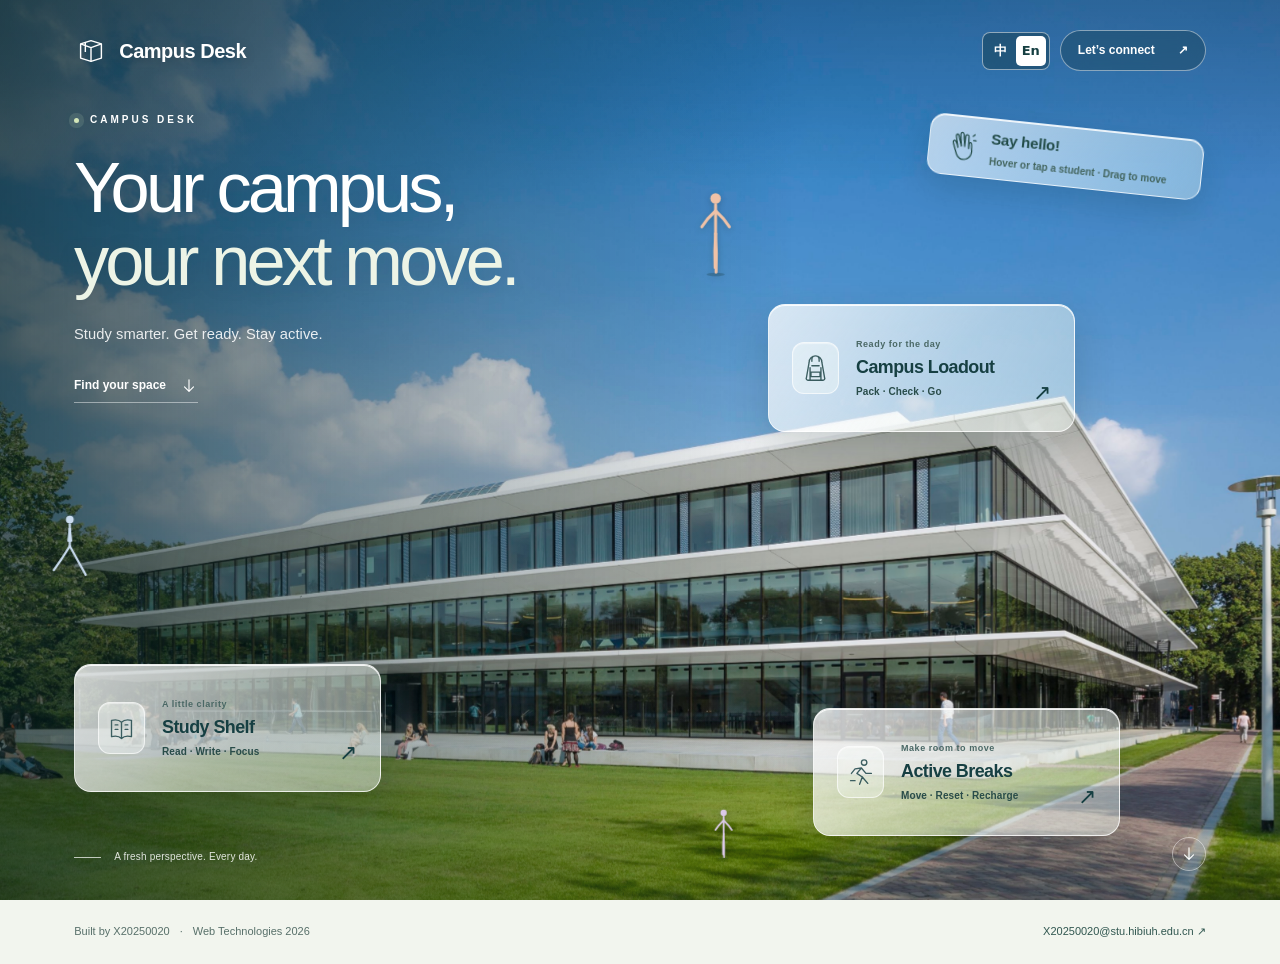
<file: index.html>
<!DOCTYPE html>
<html lang="en">
<head>
    <meta charset="UTF-8">
    <meta name="viewport" content="width=device-width, initial-scale=1.0">
    <meta name="theme-color" content="#163f42">
    <meta name="description" content="Your campus, your next move. A digital desk for university study, everyday preparation and active breaks.">
    <title>Home | Campus Desk</title>
    <link rel="icon" type="image/svg+xml" href="data:image/svg+xml,%3Csvg xmlns='http://www.w3.org/2000/svg' viewBox='0 0 36 36'%3E%3Crect width='36' height='36' rx='8' fill='%23163f42'/%3E%3Cpath d='m8 12 10-4 10 4v13l-10 4-10-4zM8 12l10 4 10-4M18 16v13' fill='none' stroke='%23f2f5ee' stroke-width='1.5' stroke-linejoin='round'/%3E%3C/svg%3E">
    <link rel="preload" as="image" href="assets/campus-hero.jpg">
    <link rel="stylesheet" href="styles.css">
    <link rel="stylesheet" href="home.css?v=immersive-photo-1">
    <link rel="stylesheet" href="campus-life.css?v=6">
    <link rel="stylesheet" href="transitions.css?v=26">
    <script>document.documentElement.classList.add("js");</script>
    <script src="home.js?v=immersive-photo-1" defer></script>
    <script src="campus-life.js?v=7" defer></script>
    <script src="transitions.js?v=26" defer></script>
    <link rel="stylesheet" href="language.css?v=2">
    <script src="language.js?v=2" defer></script>
</head>
<body class="home-page">
    <a class="skip-link" href="#main-content">Skip to main content</a>
    <main id="main-content" class="home-main">
        <section class="home-hero" aria-labelledby="hero-title">
            <div class="hero-scene">
                <div class="hero-image-reveal">
                    <img class="hero-image" src="assets/campus-hero.jpg" width="1000" height="571"
                        alt="Sunlit modern campus buildings and green lawns surrounding a central pedestrian walkway."
                        fetchpriority="high" decoding="async">
                </div>
            </div>
            <div class="hero-shade" aria-hidden="true"></div>
            <div class="campus-life-layer" role="group" aria-label="Meet the campus students"></div>
            <header class="hero-header">
                <a class="home-brand" href="index.html" aria-label="Campus Desk home">
                    <svg class="brand-mark" viewBox="0 0 36 36" fill="none" aria-hidden="true"><path d="M7 10.5 18 7l11 3.5v15L18 29 7 25.5z"/><path d="m7 10.5 11 4 11-4M18 14.5V29M12 9v10"/></svg>
                    <span>Campus Desk</span>
                </a>
                <a class="contact-link" href="contact.html">Let’s connect <span aria-hidden="true">↗</span></a>
            </header>
            <button class="campus-life-hint" type="button" aria-label="Say hello to a student. Hover, tap, or drag a student.">
                <svg viewBox="0 0 32 36" aria-hidden="true"><path d="M10 19 7 13c-1-2-4-1-3 2l5 13c2 5 7 7 12 5 4-2 6-5 6-10l-1-8c0-3-3-3-3 0v5M10 20 7 7c-1-3 2-4 3-1l4 12M14 18 12 4c0-3 3-3 4 0l2 14M18 18V6c0-3 4-3 4 0l1 14M27 5l2-2M28 10h3"/></svg>
                <span><strong>Say hello!</strong><small>Hover or tap a student · Drag to move</small></span>
            </button>
            <div class="hero-copy">
                <p class="hero-eyebrow"><span aria-hidden="true"></span> CAMPUS DESK</p>
                <h1 id="hero-title">Your campus,<br><span>your next move.</span></h1>
                <p class="hero-description">Study smarter. Get ready. Stay active.</p>
                <a class="explore-link" href="#study-portal">Find your space
                    <svg viewBox="0 0 20 20" fill="none" aria-hidden="true"><path d="M10 3v13m-5-5 5 5 5-5"/></svg>
                </a>
            </div>
            <nav id="campus-portals" class="portal-nav" aria-label="Explore Campus Desk">
                <div class="portal-anchor portal-anchor--study">
                    <div class="portal-reveal">
                        <a id="study-portal" class="portal-card" href="study.html" aria-describedby="study-description">
                            <span class="portal-icon" aria-hidden="true"><svg viewBox="0 0 32 32" fill="none"><path d="M16 9c-3-3-7-3-11-2v18c4-1 8-1 11 2 3-3 7-3 11-2V7c-4-1-8-1-11 2Zm0 0v18M9 12h3m-3 5h3m8-5h3m-3 5h3"/></svg></span>
                            <span class="portal-copy"><span class="portal-category">A little clarity</span><strong>Study Shelf</strong><span id="study-description" class="portal-description">Read · Write · Focus</span></span>
                            <span class="portal-arrow" aria-hidden="true">↗</span>
                        </a>
                    </div>
                </div>
                <div class="portal-anchor portal-anchor--loadout">
                    <div class="portal-reveal">
                        <a class="portal-card" href="loadout.html" aria-describedby="loadout-description">
                            <span class="portal-icon" aria-hidden="true"><svg viewBox="0 0 32 32" fill="none"><path d="M12 8V6a4 4 0 0 1 8 0v2M9 9a7 7 0 0 1 14 0l3 17a2 2 0 0 1-2 3H8a2 2 0 0 1-2-3L9 9ZM11 20h10v5H11Zm1-7h8M10 29V15m12 14V15"/></svg></span>
                            <span class="portal-copy"><span class="portal-category">Ready for the day</span><strong>Campus Loadout</strong><span id="loadout-description" class="portal-description">Pack · Check · Go</span></span>
                            <span class="portal-arrow" aria-hidden="true">↗</span>
                        </a>
                    </div>
                </div>
                <div class="portal-anchor portal-anchor--move">
                    <div class="portal-reveal">
                        <a class="portal-card" href="move.html" aria-describedby="move-description">
                            <span class="portal-icon" aria-hidden="true"><svg viewBox="0 0 32 32" fill="none"><circle cx="20" cy="5" r="3"/><path d="m17 11-5 6 6 4-3 8m2-18 5 6h6M17 11l-7 1-4 5m12 4 6 7M5 25h5"/></svg></span>
                            <span class="portal-copy"><span class="portal-category">Make room to move</span><strong>Active Breaks</strong><span id="move-description" class="portal-description">Move · Reset · Recharge</span></span>
                            <span class="portal-arrow" aria-hidden="true">↗</span>
                        </a>
                    </div>
                </div>
            </nav>
            <div class="hero-caption" aria-hidden="true"><span></span> A fresh perspective. Every day.</div>
            <a class="hero-scroll" href="#site-footer" aria-label="Go to page footer"><svg viewBox="0 0 20 20" fill="none" aria-hidden="true"><path d="M10 3v13m-5-5 5 5 5-5"/></svg></a>
        </section>
    </main>
    <footer id="site-footer" class="site-footer">
        <p>Built by X20250020 <span aria-hidden="true">·</span> Web Technologies 2026</p>
        <address><a href="mailto:X20250020@stu.hibiuh.edu.cn">X20250020@stu.hibiuh.edu.cn <span aria-hidden="true">↗</span></a></address>
    </footer>
</body>
</html>
</file>
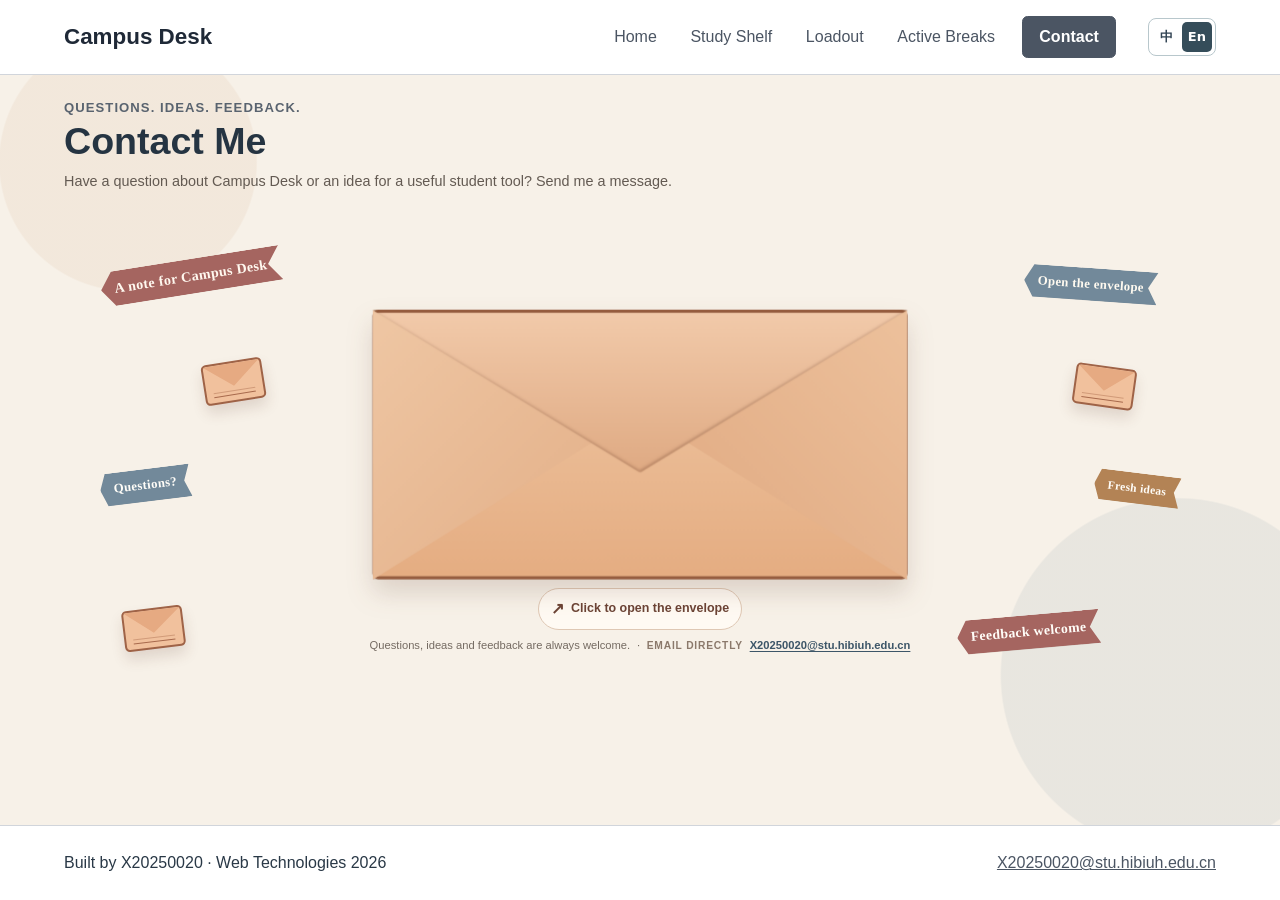
<file: contact.html>
<!DOCTYPE html>
<html lang="en">

<head>
    <meta charset="UTF-8">

    <meta name="viewport"
          content="width=device-width, initial-scale=1.0">

    <meta name="description"
          content="Contact the creator of Campus Desk.">

    <title>Contact | Campus Desk</title>

    <link rel="stylesheet" href="styles.css">
    <link rel="stylesheet" href="contact.css?v=2">
    <link rel="stylesheet" href="language.css?v=2">
    <script src="language.js?v=2" defer></script>
</head>

<body class="contact-page">
    <a class="skip-link" href="#main-content">
        Skip to main content
    </a>

    <header class="site-header">
        <a class="site-name" href="index.html">
            Campus Desk
        </a>

        <nav aria-label="Primary navigation">
            <ul>
                <li>
                    <a href="index.html">
                        Home
                    </a>
                </li>

                <li>
                    <a href="study.html">
                        Study Shelf
                    </a>
                </li>

                <li>
                    <a href="loadout.html">
                        Loadout
                    </a>
                </li>

                <li>
                    <a href="move.html">
                        Active Breaks
                    </a>
                </li>

                <li>
                    <a class="contact-nav-link"
                       href="contact.html"
                       aria-current="page">
                        Contact
                    </a>
                </li>
            </ul>
        </nav>
    </header>

    <main id="main-content">
        <section class="page-intro">
            <p class="eyebrow">
                Questions. Ideas. Feedback.
            </p>

            <h1>Contact Me</h1>

            <p>
                Have a question about Campus Desk or an idea for a useful student tool? Send me a message.
            </p>
        </section>

        <div class="contact-layout" id="contact-layout">
            <section class="envelope-panel" aria-labelledby="envelope-heading">
                <h2 id="envelope-heading" class="visually-hidden">Open the envelope</h2>

                <div class="envelope-ribbons" aria-hidden="true">
                    <span class="envelope-ribbon envelope-ribbon--note">A note for Campus Desk</span>
                    <span class="envelope-ribbon envelope-ribbon--open">Open the envelope</span>
                    <span class="envelope-ribbon envelope-ribbon--questions">Questions?</span>
                    <span class="envelope-ribbon envelope-ribbon--ideas">Fresh ideas</span>
                    <span class="envelope-ribbon envelope-ribbon--feedback">Feedback welcome</span>
                </div>

                <div class="envelope-decor" aria-hidden="true">
                    <span class="mini-envelope mini-envelope--one"></span>
                    <span class="mini-envelope mini-envelope--two"></span>
                    <span class="mini-envelope mini-envelope--three"></span>
                </div>

                <button class="envelope-button"
                        id="envelope-toggle"
                        type="button"
                        aria-expanded="false"
                        aria-controls="contact-form-card">
                    <span class="envelope" aria-hidden="true">
                        <span class="envelope-back"></span>
                        <span class="envelope-letter">
                            <span class="letter-mark">Contact me</span>
                            <span class="letter-title">Share your ideas.</span>
                            <span class="letter-line"></span>
                            <span class="letter-line letter-line-short"></span>
                        </span>
                        <span class="envelope-front-left"></span>
                        <span class="envelope-front-right"></span>
                        <span class="envelope-front-bottom"></span>
                        <span class="envelope-flap"></span>
                    </span>
                    <span class="envelope-action">
                        <span class="envelope-action-icon" aria-hidden="true">↗</span>
                        <span class="envelope-action-text">Click to open the envelope</span>
                    </span>
                </button>

                <p class="envelope-hint">
                    Questions, ideas and feedback are always welcome.
                    <span class="hint-divider" aria-hidden="true">·</span>
                    <span class="email-label">Email directly</span>
                    <a href="mailto:X20250020@stu.hibiuh.edu.cn">X20250020@stu.hibiuh.edu.cn</a>
                </p>
            </section>

            <section class="contact-form-card"
                     id="contact-form-card"
                     aria-labelledby="contact-form-heading"
                     hidden>

                <h2 id="contact-form-heading">
                    Send a message
                </h2>

                <p class="form-intro">Write your note below. When you send it, your email application will open with the message ready.</p>

                <form id="contact-form">
                    <div class="form-group">
                        <label for="contact-name">
                            Your name
                        </label>

                        <input id="contact-name"
                               name="name"
                               type="text"
                               autocomplete="name"
                               required>
                    </div>

                    <div class="form-group">
                        <label for="contact-email">
                            Your email
                        </label>

                        <input id="contact-email"
                               name="email"
                               type="email"
                               autocomplete="email"
                               required>
                    </div>

                    <div class="form-group">
                        <label for="contact-subject">
                            Subject
                        </label>

                        <input id="contact-subject"
                               name="subject"
                               type="text"
                               required>
                    </div>

                    <div class="form-group">
                        <label for="contact-message">
                            Message
                        </label>

                        <textarea id="contact-message"
                                  name="message"
                                  rows="4"
                                  required></textarea>
                    </div>

                    <button type="submit">
                        Send email
                    </button>
                </form>

                <p class="contact-note">
                    Your message is not stored by this website.
                </p>
            </section>
        </div>
    </main>

    <footer class="site-footer">
        <p>
            Built by X20250020 · Web Technologies 2026
        </p>

        <address>
            <a href="mailto:X20250020@stu.hibiuh.edu.cn">
                X20250020@stu.hibiuh.edu.cn
            </a>
        </address>
    </footer>

    <script src="contact.js"></script>
</body>

</html>
</file>
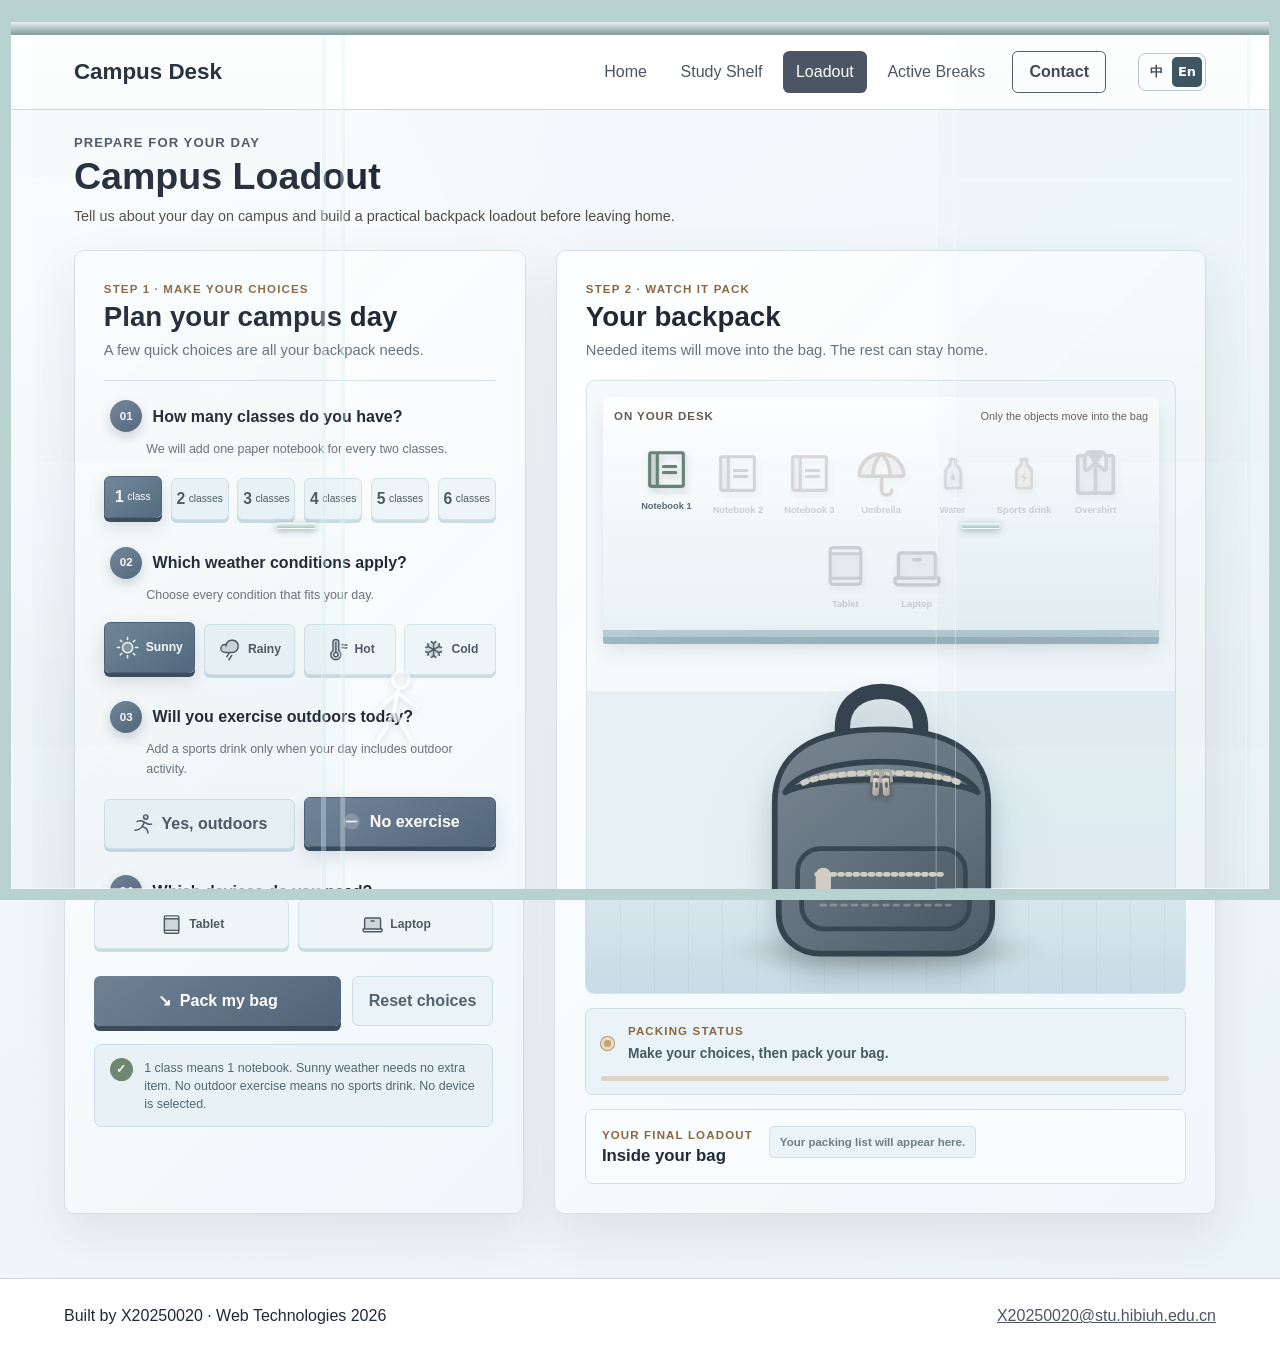
<file: loadout.html>
<!DOCTYPE html>
<html lang="en">

<head>
    <meta charset="UTF-8">

    <meta name="viewport"
          content="width=device-width, initial-scale=1.0">

    <meta name="description"
          content="Build a practical backpack loadout for a day on campus.">

    <title>Loadout | Campus Desk</title>

    <link rel="icon" href="data:,">
    <link rel="stylesheet" href="styles.css">
    <link rel="stylesheet" href="transitions.css?v=26">
    <link rel="stylesheet" href="loadout-celebration.css?v=3">
    <script>
        try {
            const searchParams = new URLSearchParams(window.location.search);
            const transitionPreview = searchParams.has("transition-preview");
            if (transitionPreview && !searchParams.has("full-page")) {
                document.documentElement.classList.add("loadout-transition-preview");
            } else if (!transitionPreview) {
                document.documentElement.classList.add("transition-pending");
                window.setTimeout(() => document.documentElement.classList.remove("transition-pending"), 2200);
            }
        } catch (error) {}
    </script>
    <link rel="stylesheet" href="language.css?v=2">
    <script src="language.js?v=2" defer></script>
</head>

<body class="loadout-page">
    <a class="skip-link" href="#main-content">
        Skip to main content
    </a>

    <svg class="loadout-icon-sprite" aria-hidden="true">
        <symbol id="loadout-icon-notebook" viewBox="0 0 256 256">
            <path d="M80,40V216H48a8,8,0,0,1-8-8V48a8,8,0,0,1,8-8Z" opacity="0.2"/>
            <path d="M184,112a8,8,0,0,1-8,8H112a8,8,0,0,1,0-16h64A8,8,0,0,1,184,112Zm-8,24H112a8,8,0,0,0,0,16h64a8,8,0,0,0,0-16Zm48-88V208a16,16,0,0,1-16,16H48a16,16,0,0,1-16-16V48A16,16,0,0,1,48,32H208A16,16,0,0,1,224,48ZM48,208H72V48H48Zm160,0V48H88V208H208Z"/>
        </symbol>

        <symbol id="loadout-icon-umbrella" viewBox="0 0 256 256">
            <path d="M128,32S88,64,88,136H32a8,8,0,0,1-8-8.71A104.21,104.21,0,0,1,128,32Zm104,95.29A104.21,104.21,0,0,0,128,32s40,32,40,104h56A8,8,0,0,0,232,127.29Z" opacity="0.2"/>
            <path d="M240,126.63A112.44,112.44,0,0,0,51.75,53.75a111.56,111.56,0,0,0-35.7,72.88A16,16,0,0,0,32,144h88v56a32,32,0,0,0,64,0,8,8,0,0,0-16,0,16,16,0,0,1-32,0V144h88a16,16,0,0,0,16-17.37ZM32,128l0,0a96.15,96.15,0,0,1,76.2-85.89C96.48,58,81.85,86.11,80.17,128Zm64.15,0c1.39-30.77,10.53-52.81,18.3-66.24A106.44,106.44,0,0,1,128,43.16a106.31,106.31,0,0,1,13.52,18.6C154.8,84.7,159,109.28,159.82,128Zm79.65,0c-1.68-41.89-16.31-70-28-85.94A96.07,96.07,0,0,1,224,128Z"/>
        </symbol>

        <symbol id="loadout-icon-shirt" viewBox="0 0 256 256">
            <path d="M208,56V208a8,8,0,0,1-8,8H56a8,8,0,0,1-8-8V56a8,8,0,0,1,8-8H80v56a8,8,0,0,0,13.12,6.15L128,80l34.88,30.13A8,8,0,0,0,176,104V48h24A8,8,0,0,1,208,56Z" opacity="0.2"/>
            <path d="M200,40H179.31L165.66,26.34A8,8,0,0,0,160,24H96a8,8,0,0,0-5.66,2.34L76.69,40H56A16,16,0,0,0,40,56V208a16,16,0,0,0,16,16H200a16,16,0,0,0,16-16V56A16,16,0,0,0,200,40Zm-38.76,4.56L168,51.31V104L138.57,78.56ZM88,51.31l6.76-6.75,22.67,34L88,104ZM56,56H72v48a15.85,15.85,0,0,0,9.21,14.49A16.1,16.1,0,0,0,88,120a15.89,15.89,0,0,0,10.2-3.73L120,97.48V208H56ZM200,208H136V97.48l21.65,18.7A15.89,15.89,0,0,0,168,120a16.1,16.1,0,0,0,6.83-1.54A15.85,15.85,0,0,0,184,104V56h16Z"/>
        </symbol>

        <symbol id="loadout-icon-tablet" viewBox="0 0 256 256">
            <path d="M208,64V192H48V64Z" opacity="0.2"/>
            <path d="M192,24H64A24,24,0,0,0,40,48V208a24,24,0,0,0,24,24H192a24,24,0,0,0,24-24V48A24,24,0,0,0,192,24ZM56,72H200V184H56Zm8-32H192a8,8,0,0,1,8,8v8H56V48A8,8,0,0,1,64,40ZM192,216H64a8,8,0,0,1-8-8v-8H200v8A8,8,0,0,1,192,216Z"/>
        </symbol>

        <symbol id="loadout-icon-laptop" viewBox="0 0 256 256">
            <path d="M216,72V176H40V72A16,16,0,0,1,56,56H200A16,16,0,0,1,216,72Z" opacity="0.2"/>
            <path d="M232,168h-8V72a24,24,0,0,0-24-24H56A24,24,0,0,0,32,72v96H24a8,8,0,0,0-8,8v16a24,24,0,0,0,24,24H216a24,24,0,0,0,24-24V176A8,8,0,0,0,232,168ZM48,72a8,8,0,0,1,8-8H200a8,8,0,0,1,8,8v96H48ZM224,192a8,8,0,0,1-8,8H40a8,8,0,0,1-8-8v-8H224ZM152,88a8,8,0,0,1-8,8H112a8,8,0,0,1,0-16h32A8,8,0,0,1,152,88Z"/>
        </symbol>

        <symbol id="loadout-icon-run" viewBox="0 0 256 256">
            <path d="M176,56a24,24,0,1,1-24-24A24,24,0,0,1,176,56Z" opacity="0.2"/>
            <path d="M152,88a32,32,0,1,0-32-32A32,32,0,0,0,152,88Zm0-48a16,16,0,1,1-16,16A16,16,0,0,1,152,40Zm67.31,100.68c-.61.28-7.49,3.28-19.67,3.28-13.85,0-34.55-3.88-60.69-20a169.31,169.31,0,0,1-15.41,32.34,104.29,104.29,0,0,1,31.31,15.81C173.92,186.65,184,207.35,184,232a8,8,0,0,1-16,0c0-41.7-34.69-56.71-54.14-61.85-.55.7-1.12,1.41-1.69,2.1-19.64,23.8-44.25,36.18-71.63,36.18A92.29,92.29,0,0,1,31.2,208,8,8,0,0,1,32.8,192c25.92,2.59,48.47-7.49,67-30,12.49-15.14,21-33.61,25.25-47C86.13,92.34,61.27,111.63,61,111.84A8,8,0,1,1,51,99.36c1.5-1.2,37.22-29,89.51,6.57,45.47,30.91,71.93,20.31,72.18,20.19a8,8,0,1,1,6.63,14.56Z"/>
        </symbol>

        <symbol id="loadout-icon-sun" viewBox="0 0 256 256">
            <path d="M184,128a56,56,0,1,1-56-56A56,56,0,0,1,184,128Z" opacity="0.2"/>
            <path d="M120,40V16a8,8,0,0,1,16,0V40a8,8,0,0,1-16,0Zm72,88a64,64,0,1,1-64-64A64.07,64.07,0,0,1,192,128Zm-16,0a48,48,0,1,0-48,48A48.05,48.05,0,0,0,176,128ZM58.34,69.66A8,8,0,0,0,69.66,58.34l-16-16A8,8,0,0,0,42.34,53.66Zm0,116.68-16,16a8,8,0,0,0,11.32,11.32l16-16a8,8,0,0,0-11.32-11.32ZM192,72a8,8,0,0,0,5.66-2.34l16-16a8,8,0,0,0-11.32-11.32l-16,16A8,8,0,0,0,192,72Zm5.66,114.34a8,8,0,0,0-11.32,11.32l16,16a8,8,0,0,0,11.32-11.32ZM48,128a8,8,0,0,0-8-8H16a8,8,0,0,0,0,16H40A8,8,0,0,0,48,128Zm80,80a8,8,0,0,0-8,8v24a8,8,0,0,0,16,0V216A8,8,0,0,0,128,208Zm112-88H216a8,8,0,0,0,0,16h24a8,8,0,0,0,0-16Z"/>
        </symbol>

        <symbol id="loadout-icon-rain" viewBox="0 0 256 256">
            <path d="M224,92a68,68,0,0,1-68,68H76A44,44,0,1,1,90.2,74.34v.11A68.06,68.06,0,0,1,224,92Z" opacity="0.2"/>
            <path d="M158.66,196.44l-32,48a8,8,0,1,1-13.32-8.88l32-48a8,8,0,0,1,13.32,8.88ZM232,92a76.08,76.08,0,0,1-76,76H132.28l-29.62,44.44a8,8,0,1,1-13.32-8.88L113.05,168H76A52,52,0,0,1,76,64a53.26,53.26,0,0,1,8.92.76A76.08,76.08,0,0,1,232,92Zm-16,0A60.06,60.06,0,0,0,96,88.46a8,8,0,0,1-16-.92q.21-3.66.77-7.23A38.11,38.11,0,0,0,76,80a36,36,0,0,0,0,72h80A60.07,60.07,0,0,0,216,92Z"/>
        </symbol>

        <symbol id="loadout-icon-hot" viewBox="0 0 256 256">
            <path d="M152,138V48a32,32,0,0,0-64,0v90a56,56,0,1,0,64,0Zm-32,70a24,24,0,1,1,24-24A24,24,0,0,1,120,208Z" opacity="0.2"/>
            <path d="M128,153V48a8,8,0,0,0-16,0V153a32,32,0,1,0,16,0Zm-8,47a16,16,0,1,1,16-16A16,16,0,0,1,120,200Zm40-66V48a40,40,0,0,0-80,0v86a64,64,0,1,0,80,0Zm-40,98a48,48,0,0,1-27.42-87.4A8,8,0,0,0,96,138V48a24,24,0,0,1,48,0v90a8,8,0,0,0,3.42,6.56A48,48,0,0,1,120,232ZM177.3,80.77a8,8,0,0,1,2.33-11.07c15-9.79,26.87-4.75,35.51-1.06C223,72,227.76,74,235.63,68.89a8,8,0,0,1,8.74,13.41C237.88,86.53,232,88,226.69,88c-7,0-12.92-2.54-17.83-4.63C201,80,196.24,78,188.37,83.11A8,8,0,0,1,177.3,80.77Zm69.4,22.46a8,8,0,0,1-2.33,11.07C237.88,118.53,232,120,226.69,120c-7,0-12.92-2.54-17.83-4.63-7.87-3.36-12.62-5.38-20.49-.25a8,8,0,0,1-8.74-13.41c15-9.79,26.87-4.75,35.51-1.06,7.87,3.36,12.62,5.39,20.49.25A8,8,0,0,1,246.7,103.23Z"/>
        </symbol>

        <symbol id="loadout-icon-cold" viewBox="0 0 256 256">
            <path d="M220,128a92,92,0,1,1-92-92A92.1,92.1,0,0,1,220,128Z" opacity="0.2"/>
            <path d="M223.77,150.09a8,8,0,0,1-5.86,9.68l-24.64,6,6.46,24.11a8,8,0,0,1-5.66,9.8A8.25,8.25,0,0,1,192,200a8,8,0,0,1-7.72-5.93l-7.72-28.8L136,141.86v46.83l21.66,21.65a8,8,0,0,1-11.32,11.32L128,203.31l-18.34,18.35a8,8,0,0,1-11.32-11.32L120,188.69V141.86L79.45,165.27l-7.72,28.8A8,8,0,0,1,64,200a8.25,8.25,0,0,1-2.08-.27,8,8,0,0,1-5.66-9.8l6.46-24.11-24.64-6a8,8,0,0,1,3.82-15.54l29.45,7.23L112,128,71.36,104.54l-29.45,7.23A7.85,7.85,0,0,1,40,112a8,8,0,0,1-1.91-15.77l24.64-6L56.27,66.07a8,8,0,0,1,15.46-4.14l7.72,28.8L120,114.14V67.31L98.34,45.66a8,8,0,0,1,11.32-11.32L128,52.69l18.34-18.35a8,8,0,0,1,11.32,11.32L136,67.31v46.83l40.55-23.41,7.72-28.8a8,8,0,0,1,15.46,4.14l-6.46,24.11,24.64,6A8,8,0,0,1,216,112a7.85,7.85,0,0,1-1.91-.23l-29.45-7.23L144,128l40.64,23.46,29.45-7.23A8,8,0,0,1,223.77,150.09Z"/>
        </symbol>

        <symbol id="loadout-icon-water" viewBox="0 0 256 256">
            <path d="M96 24h64v40l18 22c9 11 14 25 14 40v90a24 24 0 0 1-24 24H88a24 24 0 0 1-24-24v-90c0-15 5-29 14-40l18-22Z" opacity="0.2"/>
            <path d="M168 232H88a16 16 0 0 1-16-16v-90c0-13 4-25 12-35l20-24V32h48v35l20 24c8 10 12 22 12 35v90a16 16 0 0 1-16 16ZM120 48v25l-24 29a38 38 0 0 0-8 24v90h80v-90a38 38 0 0 0-8-24l-24-29V48Z"/>
            <path d="M143 158c0 9-7 16-15 16s-15-7-15-16c0-12 15-28 15-28s15 16 15 28Z"/>
        </symbol>

        <symbol id="loadout-icon-sports-drink" viewBox="0 0 256 256">
            <path d="M96 24h64v40l18 22c9 11 14 25 14 40v90a24 24 0 0 1-24 24H88a24 24 0 0 1-24-24v-90c0-15 5-29 14-40l18-22Z" opacity="0.2"/>
            <path d="M168 232H88a16 16 0 0 1-16-16v-90c0-13 4-25 12-35l20-24V32h48v35l20 24c8 10 12 22 12 35v90a16 16 0 0 1-16 16ZM120 48v25l-24 29a38 38 0 0 0-8 24v90h80v-90a38 38 0 0 0-8-24l-24-29V48Z"/>
            <path d="m137 120-30 38h22l-10 37 30-43h-21Z"/>
        </symbol>
    </svg>

    <header class="site-header">
        <a class="site-name" href="index.html">
            Campus Desk
        </a>

        <nav aria-label="Primary navigation">
            <ul>
                <li>
                    <a href="index.html">
                        Home
                    </a>
                </li>

                <li>
                    <a href="study.html">
                        Study Shelf
                    </a>
                </li>

                <li>
                    <a href="loadout.html"
                       aria-current="page">
                        Loadout
                    </a>
                </li>

                <li>
                    <a href="move.html">
                        Active Breaks
                    </a>
                </li>

                <li>
                    <a class="contact-nav-link"
                       href="contact.html">
                        Contact
                    </a>
                </li>
            </ul>
        </nav>
    </header>

    <main id="main-content">
        <section class="page-intro">
            <p class="eyebrow">
                Prepare for your day
            </p>

            <h1>Campus Loadout</h1>

            <p>
                Tell us about your day on campus and build a practical backpack loadout before leaving home.
            </p>
        </section>

        <div class="loadout-layout">
            <section class="loadout-controls"
                     aria-labelledby="planner-heading">

                <div class="loadout-panel-heading">
                    <p class="loadout-step">Step 1 · Make your choices</p>

                    <h2 id="planner-heading">Plan your campus day</h2>

                    <p>
                        A few quick choices are all your backpack needs.
                    </p>
                </div>

                <form id="loadout-form">
                    <fieldset class="planner-group">
                        <legend>
                            <span class="question-number">01</span>
                            How many classes do you have?
                        </legend>

                        <p class="choice-help">
                            We will add one paper notebook for every two classes.
                        </p>

                        <div class="class-count-options">
                            <label class="choice-tile class-count-tile">
                                <input type="radio" name="class-count" value="1" checked>
                                <span><strong>1</strong><small>class</small></span>
                            </label>

                            <label class="choice-tile class-count-tile">
                                <input type="radio" name="class-count" value="2">
                                <span><strong>2</strong><small>classes</small></span>
                            </label>

                            <label class="choice-tile class-count-tile">
                                <input type="radio" name="class-count" value="3">
                                <span><strong>3</strong><small>classes</small></span>
                            </label>

                            <label class="choice-tile class-count-tile">
                                <input type="radio" name="class-count" value="4">
                                <span><strong>4</strong><small>classes</small></span>
                            </label>

                            <label class="choice-tile class-count-tile">
                                <input type="radio" name="class-count" value="5">
                                <span><strong>5</strong><small>classes</small></span>
                            </label>

                            <label class="choice-tile class-count-tile">
                                <input type="radio" name="class-count" value="6">
                                <span><strong>6</strong><small>classes</small></span>
                            </label>
                        </div>
                    </fieldset>

                    <fieldset class="planner-group">
                        <legend>
                            <span class="question-number">02</span>
                            Which weather conditions apply?
                        </legend>

                        <p class="choice-help">
                            Choose every condition that fits your day.
                        </p>

                        <div class="weather-options">
                            <label class="choice-tile weather-tile">
                                <input type="checkbox" name="weather" value="sunny" checked>
                                <span>
                                    <svg class="choice-icon" aria-hidden="true">
                                        <use href="#loadout-icon-sun"></use>
                                    </svg>
                                    <strong>Sunny</strong>
                                </span>
                            </label>

                            <label class="choice-tile weather-tile">
                                <input type="checkbox" name="weather" value="rainy">
                                <span>
                                    <svg class="choice-icon" aria-hidden="true">
                                        <use href="#loadout-icon-rain"></use>
                                    </svg>
                                    <strong>Rainy</strong>
                                </span>
                            </label>

                            <label class="choice-tile weather-tile">
                                <input type="checkbox" name="weather" value="hot">
                                <span>
                                    <svg class="choice-icon" aria-hidden="true">
                                        <use href="#loadout-icon-hot"></use>
                                    </svg>
                                    <strong>Hot</strong>
                                </span>
                            </label>

                            <label class="choice-tile weather-tile">
                                <input type="checkbox" name="weather" value="cold">
                                <span>
                                    <svg class="choice-icon" aria-hidden="true">
                                        <use href="#loadout-icon-cold"></use>
                                    </svg>
                                    <strong>Cold</strong>
                                </span>
                            </label>
                        </div>
                    </fieldset>

                    <fieldset class="planner-group">
                        <legend>
                            <span class="question-number">03</span>
                            Will you exercise outdoors today?
                        </legend>

                        <p class="choice-help">
                            Add a sports drink only when your day includes outdoor activity.
                        </p>

                        <div class="exercise-options">
                            <label class="choice-tile exercise-tile">
                                <input type="radio" name="outdoor-exercise" value="yes">
                                <span>
                                    <svg class="choice-icon" aria-hidden="true">
                                        <use href="#loadout-icon-run"></use>
                                    </svg>
                                    <strong>Yes, outdoors</strong>
                                </span>
                            </label>

                            <label class="choice-tile exercise-tile">
                                <input type="radio" name="outdoor-exercise" value="no" checked>
                                <span>
                                    <svg class="choice-icon" viewBox="0 0 256 256" aria-hidden="true">
                                        <circle cx="128" cy="128" r="88" opacity="0.2"/>
                                        <path d="M72 120h112a8 8 0 0 1 0 16H72a8 8 0 0 1 0-16Z"/>
                                    </svg>
                                    <strong>No exercise</strong>
                                </span>
                            </label>
                        </div>
                    </fieldset>

                    <fieldset class="planner-group">
                        <legend>
                            <span class="question-number">04</span>
                            Which devices do you need?
                        </legend>

                        <p class="choice-help">
                            Choose either one, both, or leave both at home.
                        </p>

                        <div class="device-options">
                            <label class="choice-tile device-tile">
                                <input id="needs-tablet" name="needs-tablet" type="checkbox">
                                <span>
                                    <svg class="choice-icon" aria-hidden="true">
                                        <use href="#loadout-icon-tablet"></use>
                                    </svg>
                                    <strong>Tablet</strong>
                                </span>
                            </label>

                            <label class="choice-tile device-tile">
                                <input id="needs-laptop" name="needs-laptop" type="checkbox">
                                <span>
                                    <svg class="choice-icon" aria-hidden="true">
                                        <use href="#loadout-icon-laptop"></use>
                                    </svg>
                                    <strong>Laptop</strong>
                                </span>
                            </label>
                        </div>
                    </fieldset>

                    <div class="loadout-actions">
                        <button id="build-loadout" class="pack-bag-button" type="submit">
                            <span aria-hidden="true">↘</span>
                            Pack my bag
                        </button>

                        <button class="reset-loadout-button" type="reset">
                            Reset choices
                        </button>
                    </div>

                    <div class="plan-preview" aria-live="polite">
                        <span class="plan-preview-icon" aria-hidden="true">✓</span>
                        <p id="plan-summary">
                            1 class means 1 notebook. No weather extra, sports drink or device selected.
                        </p>
                    </div>
                </form>
            </section>

            <section id="loadout-preview"
                     class="loadout-preview"
                     aria-labelledby="backpack-heading"
                     aria-busy="false">

                <div class="loadout-panel-heading preview-heading">
                    <p class="loadout-step">Step 2 · Watch it pack</p>

                    <h2 id="backpack-heading">Your backpack</h2>

                    <p>
                        Needed items will move into the bag. The rest can stay home.
                    </p>
                </div>

                <div class="packing-stage">
                    <div class="item-tray" aria-hidden="true">
                        <div class="item-tray-heading">
                            <span>On your desk</span>
                            <small>Only the objects move into the bag</small>
                        </div>

                        <div class="staged-items">
                            <div class="staged-item" data-item="notebook-1">
                                <svg class="pack-object pack-object--notebook notebook-one" aria-hidden="true">
                                    <use href="#loadout-icon-notebook"></use>
                                </svg>
                                <span class="staged-label">Notebook 1</span>
                            </div>

                            <div class="staged-item" data-item="notebook-2">
                                <svg class="pack-object pack-object--notebook notebook-two" aria-hidden="true">
                                    <use href="#loadout-icon-notebook"></use>
                                </svg>
                                <span class="staged-label">Notebook 2</span>
                            </div>

                            <div class="staged-item" data-item="notebook-3">
                                <svg class="pack-object pack-object--notebook notebook-three" aria-hidden="true">
                                    <use href="#loadout-icon-notebook"></use>
                                </svg>
                                <span class="staged-label">Notebook 3</span>
                            </div>

                            <div class="staged-item" data-item="umbrella">
                                <svg class="pack-object pack-object--umbrella" aria-hidden="true">
                                    <use href="#loadout-icon-umbrella"></use>
                                </svg>
                                <span class="staged-label">Umbrella</span>
                            </div>

                            <div class="staged-item" data-item="water">
                                <svg class="pack-object pack-object--water" aria-hidden="true">
                                    <use href="#loadout-icon-water"></use>
                                </svg>
                                <span class="staged-label">Water</span>
                            </div>

                            <div class="staged-item" data-item="sports-drink">
                                <svg class="pack-object pack-object--sports-drink" aria-hidden="true">
                                    <use href="#loadout-icon-sports-drink"></use>
                                </svg>
                                <span class="staged-label">Sports drink</span>
                            </div>

                            <div class="staged-item" data-item="overshirt">
                                <svg class="pack-object pack-object--overshirt" aria-hidden="true">
                                    <use href="#loadout-icon-shirt"></use>
                                </svg>
                                <span class="staged-label">Overshirt</span>
                            </div>

                            <div class="staged-item" data-item="tablet">
                                <svg class="pack-object pack-object--tablet" aria-hidden="true">
                                    <use href="#loadout-icon-tablet"></use>
                                </svg>
                                <span class="staged-label">Tablet</span>
                            </div>

                            <div class="staged-item" data-item="laptop">
                                <svg class="pack-object pack-object--laptop" aria-hidden="true">
                                    <use href="#loadout-icon-laptop"></use>
                                </svg>
                                <span class="staged-label">Laptop</span>
                            </div>
                        </div>
                    </div>

                    <div class="backpack-stage" aria-hidden="true">
                        <div class="backpack-floor-shadow"></div>

                            <div class="legacy-fluent-backpack" hidden>
                                <span class="fluent-bag-opening"></span>
                                <svg class="fluent-backpack-asset" viewBox="0 0 32 32" fill="none" aria-hidden="true" focusable="false">
                                <rect x="11.7344" y="2.875" width="8.1875" height="12.375" rx="4.09375" stroke="url(#paint0_radial_18_17138)" stroke-width="1.65"/>
                                <g filter="url(#filter0_f_18_17138)">
                                <rect x="12.0625" y="2.875" width="8.1875" height="12.375" rx="4.09375" stroke="url(#paint1_linear_18_17138)" stroke-width="0.65"/>
                                </g>
                                <path d="M4.75 16.0938C4.75 10.0186 9.67487 5.09375 15.75 5.09375C21.8251 5.09375 26.75 10.0186 26.75 16.0938V25.9453C26.75 28.1545 24.9591 29.9453 22.75 29.9453H8.75C6.54086 29.9453 4.75 28.1545 4.75 25.9453V16.0938Z" fill="#C4C4C4" fill-opacity="0.5"/>
                                <g filter="url(#filter1_i_18_17138)">
                                <path d="M4.75 16.0938C4.75 10.0186 9.67487 5.09375 15.75 5.09375C21.8251 5.09375 26.75 10.0186 26.75 16.0938V25.9453C26.75 28.1545 24.9591 29.9453 22.75 29.9453H8.75C6.54086 29.9453 4.75 28.1545 4.75 25.9453V16.0938Z" fill="url(#paint2_radial_18_17138)"/>
                                <path d="M4.75 16.0938C4.75 10.0186 9.67487 5.09375 15.75 5.09375C21.8251 5.09375 26.75 10.0186 26.75 16.0938V25.9453C26.75 28.1545 24.9591 29.9453 22.75 29.9453H8.75C6.54086 29.9453 4.75 28.1545 4.75 25.9453V16.0938Z" fill="url(#paint3_linear_18_17138)"/>
                                <path d="M4.75 16.0938C4.75 10.0186 9.67487 5.09375 15.75 5.09375C21.8251 5.09375 26.75 10.0186 26.75 16.0938V25.9453C26.75 28.1545 24.9591 29.9453 22.75 29.9453H8.75C6.54086 29.9453 4.75 28.1545 4.75 25.9453V16.0938Z" fill="url(#paint4_linear_18_17138)"/>
                                </g>
                                <g filter="url(#filter2_f_18_17138)">
                                <path d="M7.08203 12.0877C8.66121 9.01079 11.8599 6.90625 15.5489 6.90625C19.2378 6.90625 22.4365 9.01079 24.0157 12.0877" stroke="url(#paint5_linear_18_17138)" stroke-linecap="round"/>
                                </g>
                                <g filter="url(#filter3_i_18_17138)">
                                <path d="M7.08203 12.0877C8.69874 8.94584 11.9735 6.79688 15.7501 6.79688C19.5267 6.79688 22.8014 8.94584 24.4181 12.0877" stroke="url(#paint6_linear_18_17138)" stroke-linecap="round"/>
                                <path d="M7.08203 12.0877C8.69874 8.94584 11.9735 6.79688 15.7501 6.79688C19.5267 6.79688 22.8014 8.94584 24.4181 12.0877" stroke="url(#paint7_linear_18_17138)" stroke-linecap="round"/>
                                </g>
                                <g filter="url(#filter4_f_18_17138)">
                                <path d="M7.33203 12.0877C8.94874 8.94584 12.2235 6.79688 16.0001 6.79688C19.7767 6.79688 23.0514 8.94584 24.6681 12.0877" stroke="url(#paint8_linear_18_17138)" stroke-width="0.25" stroke-linecap="round"/>
                                <path d="M7.33203 12.0877C8.94874 8.94584 12.2235 6.79688 16.0001 6.79688C19.7767 6.79688 23.0514 8.94584 24.6681 12.0877" stroke="url(#paint9_linear_18_17138)" stroke-width="0.25" stroke-linecap="round"/>
                                </g>
                                <g filter="url(#filter5_di_18_17138)">
                                <rect x="12.7969" y="9.10938" width="5.95312" height="2.9783" rx="1.25" fill="#FFC442"/>
                                <rect x="12.7969" y="9.10938" width="5.95312" height="2.9783" rx="1.25" fill="url(#paint10_radial_18_17138)"/>
                                </g>
                                <g filter="url(#filter6_i_18_17138)">
                                <path d="M21.5729 29.9453C22.6505 29.9453 23.6857 29.3789 24.0215 28.355C24.3016 27.5009 24.4531 26.5884 24.4531 25.6406C24.4531 20.834 20.5566 16.9375 15.75 16.9375C10.9434 16.9375 7.04688 20.834 7.04688 25.6406C7.04688 26.5884 7.19838 27.5009 7.4785 28.355C7.8143 29.3789 8.84953 29.9453 9.9271 29.9453H21.5729Z" fill="url(#paint11_radial_18_17138)"/>
                                <path d="M21.5729 29.9453C22.6505 29.9453 23.6857 29.3789 24.0215 28.355C24.3016 27.5009 24.4531 26.5884 24.4531 25.6406C24.4531 20.834 20.5566 16.9375 15.75 16.9375C10.9434 16.9375 7.04688 20.834 7.04688 25.6406C7.04688 26.5884 7.19838 27.5009 7.4785 28.355C7.8143 29.3789 8.84953 29.9453 9.9271 29.9453H21.5729Z" fill="url(#paint12_linear_18_17138)"/>
                                <path d="M21.5729 29.9453C22.6505 29.9453 23.6857 29.3789 24.0215 28.355C24.3016 27.5009 24.4531 26.5884 24.4531 25.6406C24.4531 20.834 20.5566 16.9375 15.75 16.9375C10.9434 16.9375 7.04688 20.834 7.04688 25.6406C7.04688 26.5884 7.19838 27.5009 7.4785 28.355C7.8143 29.3789 8.84953 29.9453 9.9271 29.9453H21.5729Z" fill="url(#paint13_radial_18_17138)"/>
                                </g>
                                <path d="M7.05692 25.2188C7.27698 20.6081 11.0848 16.9375 15.75 16.9375C20.4152 16.9375 24.223 20.6081 24.4431 25.2188C24.4498 25.0789 24.4531 24.9383 24.4531 24.7969C24.4531 19.9903 20.5566 16.0938 15.75 16.0938C10.9434 16.0938 7.04688 19.9903 7.04688 24.7969C7.04688 24.9383 7.05023 25.0789 7.05692 25.2188Z" fill="url(#paint14_radial_18_17138)"/>
                                <g filter="url(#filter7_i_18_17138)">
                                <path fill-rule="evenodd" clip-rule="evenodd" d="M7.5231 22.7684C7.10227 22.7684 6.75791 23.0914 6.7312 23.4996L6.45487 25.3901C6.39759 25.7819 6.70587 26.1328 7.10745 26.1328H7.92658C8.32688 26.1328 8.6348 25.7841 8.57962 25.3932L8.31632 23.528C8.27988 23.1016 7.95362 22.7684 7.5231 22.7684ZM7.50791 24.0039C7.75815 24.0039 7.96103 23.801 7.96103 23.5508C7.96103 23.3005 7.75815 23.0977 7.50791 23.0977C7.25766 23.0977 7.05478 23.3005 7.05478 23.5508C7.05478 23.801 7.25766 24.0039 7.50791 24.0039Z" fill="url(#paint15_radial_18_17138)"/>
                                </g>
                                <defs>
                                <filter id="filter0_f_18_17138" x="11.3375" y="2.15" width="9.6374" height="13.825" filterUnits="userSpaceOnUse" color-interpolation-filters="sRGB">
                                <feFlood flood-opacity="0" result="BackgroundImageFix"/>
                                <feBlend mode="normal" in="SourceGraphic" in2="BackgroundImageFix" result="shape"/>
                                <feGaussianBlur stdDeviation="0.2" result="effect1_foregroundBlur_18_17138"/>
                                </filter>
                                <filter id="filter1_i_18_17138" x="4.75" y="5.09375" width="22.25" height="25.1016" filterUnits="userSpaceOnUse" color-interpolation-filters="sRGB">
                                <feFlood flood-opacity="0" result="BackgroundImageFix"/>
                                <feBlend mode="normal" in="SourceGraphic" in2="BackgroundImageFix" result="shape"/>
                                <feColorMatrix in="SourceAlpha" type="matrix" values="0 0 0 0 0 0 0 0 0 0 0 0 0 0 0 0 0 0 127 0" result="hardAlpha"/>
                                <feOffset dx="0.25" dy="0.25"/>
                                <feGaussianBlur stdDeviation="0.5"/>
                                <feComposite in2="hardAlpha" operator="arithmetic" k2="-1" k3="1"/>
                                <feColorMatrix type="matrix" values="0 0 0 0 0.784314 0 0 0 0 0.329412 0 0 0 0 0.498039 0 0 0 1 0"/>
                                <feBlend mode="normal" in2="shape" result="effect1_innerShadow_18_17138"/>
                                </filter>
                                <filter id="filter2_f_18_17138" x="6.08203" y="5.90625" width="18.9338" height="7.18153" filterUnits="userSpaceOnUse" color-interpolation-filters="sRGB">
                                <feFlood flood-opacity="0" result="BackgroundImageFix"/>
                                <feBlend mode="normal" in="SourceGraphic" in2="BackgroundImageFix" result="shape"/>
                                <feGaussianBlur stdDeviation="0.25" result="effect1_foregroundBlur_18_17138"/>
                                </filter>
                                <filter id="filter3_i_18_17138" x="6.58203" y="6.19687" width="18.3362" height="6.39091" filterUnits="userSpaceOnUse" color-interpolation-filters="sRGB">
                                <feFlood flood-opacity="0" result="BackgroundImageFix"/>
                                <feBlend mode="normal" in="SourceGraphic" in2="BackgroundImageFix" result="shape"/>
                                <feColorMatrix in="SourceAlpha" type="matrix" values="0 0 0 0 0 0 0 0 0 0 0 0 0 0 0 0 0 0 127 0" result="hardAlpha"/>
                                <feOffset dy="-0.1"/>
                                <feGaussianBlur stdDeviation="0.25"/>
                                <feComposite in2="hardAlpha" operator="arithmetic" k2="-1" k3="1"/>
                                <feColorMatrix type="matrix" values="0 0 0 0 0.909804 0 0 0 0 0.380392 0 0 0 0 0.141176 0 0 0 1 0"/>
                                <feBlend mode="normal" in2="shape" result="effect1_innerShadow_18_17138"/>
                                </filter>
                                <filter id="filter4_f_18_17138" x="6.80703" y="6.27187" width="18.3862" height="6.34082" filterUnits="userSpaceOnUse" color-interpolation-filters="sRGB">
                                <feFlood flood-opacity="0" result="BackgroundImageFix"/>
                                <feBlend mode="normal" in="SourceGraphic" in2="BackgroundImageFix" result="shape"/>
                                <feGaussianBlur stdDeviation="0.2" result="effect1_foregroundBlur_18_17138"/>
                                </filter>
                                <filter id="filter5_di_18_17138" x="11.6969" y="8.20938" width="7.95312" height="4.9783" filterUnits="userSpaceOnUse" color-interpolation-filters="sRGB">
                                <feFlood flood-opacity="0" result="BackgroundImageFix"/>
                                <feColorMatrix in="SourceAlpha" type="matrix" values="0 0 0 0 0 0 0 0 0 0 0 0 0 0 0 0 0 0 127 0" result="hardAlpha"/>
                                <feOffset dx="-0.1" dy="0.1"/>
                                <feGaussianBlur stdDeviation="0.5"/>
                                <feComposite in2="hardAlpha" operator="out"/>
                                <feColorMatrix type="matrix" values="0 0 0 0 0.890196 0 0 0 0 0.176471 0 0 0 0 0.447059 0 0 0 1 0"/>
                                <feBlend mode="normal" in2="BackgroundImageFix" result="effect1_dropShadow_18_17138"/>
                                <feBlend mode="normal" in="SourceGraphic" in2="effect1_dropShadow_18_17138" result="shape"/>
                                <feColorMatrix in="SourceAlpha" type="matrix" values="0 0 0 0 0 0 0 0 0 0 0 0 0 0 0 0 0 0 127 0" result="hardAlpha"/>
                                <feOffset dx="0.25" dy="-0.25"/>
                                <feGaussianBlur stdDeviation="0.3"/>
                                <feComposite in2="hardAlpha" operator="arithmetic" k2="-1" k3="1"/>
                                <feColorMatrix type="matrix" values="0 0 0 0 0.945098 0 0 0 0 0.521569 0 0 0 0 0.188235 0 0 0 1 0"/>
                                <feBlend mode="normal" in2="shape" result="effect2_innerShadow_18_17138"/>
                                </filter>
                                <filter id="filter6_i_18_17138" x="7.04688" y="16.9375" width="17.6063" height="13.0078" filterUnits="userSpaceOnUse" color-interpolation-filters="sRGB">
                                <feFlood flood-opacity="0" result="BackgroundImageFix"/>
                                <feBlend mode="normal" in="SourceGraphic" in2="BackgroundImageFix" result="shape"/>
                                <feColorMatrix in="SourceAlpha" type="matrix" values="0 0 0 0 0 0 0 0 0 0 0 0 0 0 0 0 0 0 127 0" result="hardAlpha"/>
                                <feOffset dx="0.2"/>
                                <feGaussianBlur stdDeviation="0.25"/>
                                <feComposite in2="hardAlpha" operator="arithmetic" k2="-1" k3="1"/>
                                <feColorMatrix type="matrix" values="0 0 0 0 0.894969 0 0 0 0 0.370192 0 0 0 0 0.466334 0 0 0 1 0"/>
                                <feBlend mode="normal" in2="shape" result="effect1_innerShadow_18_17138"/>
                                </filter>
                                <filter id="filter7_i_18_17138" x="6.348" y="22.7684" width="2.23794" height="3.36438" filterUnits="userSpaceOnUse" color-interpolation-filters="sRGB">
                                <feFlood flood-opacity="0" result="BackgroundImageFix"/>
                                <feBlend mode="normal" in="SourceGraphic" in2="BackgroundImageFix" result="shape"/>
                                <feColorMatrix in="SourceAlpha" type="matrix" values="0 0 0 0 0 0 0 0 0 0 0 0 0 0 0 0 0 0 127 0" result="hardAlpha"/>
                                <feOffset dx="-0.1"/>
                                <feGaussianBlur stdDeviation="0.05"/>
                                <feComposite in2="hardAlpha" operator="arithmetic" k2="-1" k3="1"/>
                                <feColorMatrix type="matrix" values="0 0 0 0 1 0 0 0 0 0.694118 0 0 0 0 0.270588 0 0 0 1 0"/>
                                <feBlend mode="normal" in2="shape" result="effect1_innerShadow_18_17138"/>
                                </filter>
                                <radialGradient id="paint0_radial_18_17138" cx="0" cy="0" r="1" gradientUnits="userSpaceOnUse" gradientTransform="translate(19.3125 2.875) rotate(141.554) scale(5.22698 8.81171)">
                                <stop stop-color="#557A96"/>
                                <stop offset="1" stop-color="#34536D"/>
                                </radialGradient>
                                <linearGradient id="paint1_linear_18_17138" x1="19.9531" y1="5.28125" x2="14.6094" y2="3.40625" gradientUnits="userSpaceOnUse">
                                <stop stop-color="#6689A3"/>
                                <stop offset="1" stop-color="#42647E"/>
                                </linearGradient>
                                <radialGradient id="paint2_radial_18_17138" cx="0" cy="0" r="1" gradientUnits="userSpaceOnUse" gradientTransform="translate(19.6875 10.5) rotate(112.419) scale(15.077 14.1797)">
                                <stop offset="0.216088" stop-color="#86A9BF"/>
                                <stop offset="1" stop-color="#557A95"/>
                                </radialGradient>
                                <linearGradient id="paint3_linear_18_17138" x1="26.0625" y1="30.5625" x2="15.4375" y2="23.1875" gradientUnits="userSpaceOnUse">
                                <stop stop-color="#496B84"/>
                                <stop offset="1" stop-color="#496B84" stop-opacity="0"/>
                                </linearGradient>
                                <linearGradient id="paint4_linear_18_17138" x1="5.375" y1="29.5625" x2="11.375" y2="21.1875" gradientUnits="userSpaceOnUse">
                                <stop offset="0.0351833" stop-color="#3F6179"/>
                                <stop offset="1" stop-color="#3F6179" stop-opacity="0"/>
                                </linearGradient>
                                <linearGradient id="paint5_linear_18_17138" x1="24.0157" y1="10.288" x2="12.008" y2="10.288" gradientUnits="userSpaceOnUse">
                                <stop stop-color="#5C809A"/>
                                <stop offset="1" stop-color="#3E617B"/>
                                </linearGradient>
                                <linearGradient id="paint6_linear_18_17138" x1="7.08203" y1="11.4687" x2="15.3126" y2="11.4687" gradientUnits="userSpaceOnUse">
                                <stop stop-color="#E98832"/>
                                <stop offset="1" stop-color="#FFC349"/>
                                </linearGradient>
                                <linearGradient id="paint7_linear_18_17138" x1="24.4182" y1="11.8125" x2="18.8751" y2="6.79687" gradientUnits="userSpaceOnUse">
                                <stop stop-color="#FFC74B"/>
                                <stop offset="1" stop-color="#FFC24C" stop-opacity="0"/>
                                </linearGradient>
                                <linearGradient id="paint8_linear_18_17138" x1="25.3438" y1="11.625" x2="16.9376" y2="5.6875" gradientUnits="userSpaceOnUse">
                                <stop stop-color="#FFEF6F"/>
                                <stop offset="1" stop-color="#FFEF6F" stop-opacity="0"/>
                                </linearGradient>
                                <linearGradient id="paint9_linear_18_17138" x1="7.50009" y1="11.9063" x2="11.1876" y2="8.21875" gradientUnits="userSpaceOnUse">
                                <stop stop-color="#F78843"/>
                                <stop offset="1" stop-color="#F78843" stop-opacity="0"/>
                                </linearGradient>
                                <radialGradient id="paint10_radial_18_17138" cx="0" cy="0" r="1" gradientUnits="userSpaceOnUse" gradientTransform="translate(13.8125 10.5985) scale(5.09375 4.62022)">
                                <stop offset="0.791411" stop-color="#FFEB6D" stop-opacity="0"/>
                                <stop offset="1" stop-color="#FFEB6D"/>
                                </radialGradient>
                                <radialGradient id="paint11_radial_18_17138" cx="0" cy="0" r="1" gradientUnits="userSpaceOnUse" gradientTransform="translate(21.875 20.5625) rotate(131.779) scale(10.225 10.5218)">
                                <stop stop-color="#7EA1B7"/>
                                <stop offset="1" stop-color="#527792"/>
                                </radialGradient>
                                <linearGradient id="paint12_linear_18_17138" x1="16.6875" y1="30.4375" x2="16.6875" y2="26.5625" gradientUnits="userSpaceOnUse">
                                <stop stop-color="#3F647F"/>
                                <stop offset="1" stop-color="#3F647F" stop-opacity="0"/>
                                </linearGradient>
                                <radialGradient id="paint13_radial_18_17138" cx="0" cy="0" r="1" gradientUnits="userSpaceOnUse" gradientTransform="translate(9.75 24.4375) rotate(15.4456) scale(15.254 15.6227)">
                                <stop offset="0.903867" stop-color="#6F91A8" stop-opacity="0"/>
                                <stop offset="1" stop-color="#6F91A8"/>
                                </radialGradient>
                                <radialGradient id="paint14_radial_18_17138" cx="0" cy="0" r="1" gradientUnits="userSpaceOnUse" gradientTransform="translate(21.5938 17.5) rotate(127.129) scale(9.68135 18.4675)">
                                <stop offset="0.522193" stop-color="#385A72"/>
                                <stop offset="1" stop-color="#2D4B61"/>
                                </radialGradient>
                                <radialGradient id="paint15_radial_18_17138" cx="0" cy="0" r="1" gradientUnits="userSpaceOnUse" gradientTransform="translate(7.51701 25.1562) rotate(-90) scale(1.64062 1.0426)">
                                <stop stop-color="#FFB54E"/>
                                <stop offset="1" stop-color="#FFAF4D"/>
                                </radialGradient>
                                </defs>
                                </svg>
                            </div>

                            <div id="campus-backpack" class="campus-backpack square-backpack">
                                <span id="bag-opening" class="square-bag-drop-zone"></span>

                                <svg class="square-backpack-asset"
                                     viewBox="0 0 320 340"
                                     aria-hidden="true"
                                     focusable="false">
                                    <defs>
                                        <linearGradient id="square-bag-body-gradient" x1="54" y1="58" x2="270" y2="326" gradientUnits="userSpaceOnUse">
                                            <stop stop-color="#77848e"/>
                                            <stop offset="0.58" stop-color="#64727d"/>
                                            <stop offset="1" stop-color="#4e5c67"/>
                                        </linearGradient>

                                        <linearGradient id="square-bag-pocket-gradient" x1="86" y1="184" x2="240" y2="304" gradientUnits="userSpaceOnUse">
                                            <stop stop-color="#687681"/>
                                            <stop offset="1" stop-color="#4b5964"/>
                                        </linearGradient>

                                        <linearGradient id="square-bag-lid-gradient" x1="70" y1="78" x2="250" y2="126" gradientUnits="userSpaceOnUse">
                                            <stop stop-color="#87939b"/>
                                            <stop offset="1" stop-color="#616f79"/>
                                        </linearGradient>

                                    </defs>

                                    <path class="square-bag-handle"
                                          d="M119 75V53C119 29 136 15 160 15C184 15 201 29 201 53V75"/>

                                    <path class="square-bag-body"
                                          d="M48 132C48 80 88 55 160 55C232 55 272 80 272 132V284C272 310 252 326 228 326H92C68 326 48 310 48 284Z"/>

                                    <ellipse class="square-bag-opening-shape"
                                             cx="160" cy="110" rx="90" ry="13"/>

                                    <g class="square-bag-lid">
                                        <path class="square-bag-lid-shape"
                                              d="M59 121C82 78 238 78 261 121C229 103 91 103 59 121Z"/>
                                        <path class="square-bag-zipper-track"
                                              d="M78 111C108 97 212 97 242 111"/>
                                    </g>

                                    <rect class="square-bag-front-pocket"
                                          x="72" y="180" width="176" height="120" rx="24"/>
                                    <path class="square-bag-pocket-zipper"
                                          d="M92 207H228"/>
                                    <path class="square-bag-pocket-seam"
                                          d="M92 275H228"/>
                                    <rect class="square-bag-pocket-pull"
                                          x="92" y="201" width="14" height="38" rx="7"/>
                                </svg>

                                <span class="square-bag-zipper-pull square-bag-zipper-pull--left" aria-hidden="true">
                                    <span></span>
                                </span>

                                <span class="square-bag-zipper-pull square-bag-zipper-pull--right" aria-hidden="true">
                                    <span></span>
                                </span>
                            </div>
                    </div>
                </div>

                <div class="packing-status-card">
                    <span class="packing-status-light" aria-hidden="true"></span>

                    <div>
                        <p class="status-kicker">Packing status</p>
                        <p id="loadout-message" role="status" aria-live="polite">
                            Make your choices, then pack your bag.
                        </p>
                    </div>

                    <div class="packing-progress" aria-hidden="true">
                        <span id="packing-progress-fill"></span>
                    </div>
                </div>

                <div class="packed-summary">
                    <div>
                        <p class="status-kicker">Your final loadout</p>
                        <h3>Inside your bag</h3>
                    </div>

                    <ul id="packing-list">
                        <li class="empty-packing-list">Your packing list will appear here.</li>
                    </ul>
                </div>
            </section>
        </div>
    </main>

    <footer class="site-footer">
        <p>
            Built by X20250020 · Web Technologies 2026
        </p>

        <address>
        <a href="mailto:X20250020@stu.hibiuh.edu.cn">
                X20250020@stu.hibiuh.edu.cn
            </a>
        </address>
    </footer>

    <!--
        Selected SVG icon shapes are adapted from Phosphor Icons Core.
        MIT License
        Copyright (c) 2023 Phosphor Icons

        Permission is hereby granted, free of charge, to any person obtaining a copy
        of this software and associated documentation files (the "Software"), to deal
        in the Software without restriction, including without limitation the rights
        to use, copy, modify, merge, publish, distribute, sublicense, and/or sell
        copies of the Software, and to permit persons to whom the Software is
        furnished to do so, subject to the following conditions:

        The above copyright notice and this permission notice shall be included in all
        copies or substantial portions of the Software.

        THE SOFTWARE IS PROVIDED "AS IS", WITHOUT WARRANTY OF ANY KIND, EXPRESS OR
        IMPLIED, INCLUDING BUT NOT LIMITED TO THE WARRANTIES OF MERCHANTABILITY,
        FITNESS FOR A PARTICULAR PURPOSE AND NONINFRINGEMENT. IN NO EVENT SHALL THE
        AUTHORS OR COPYRIGHT HOLDERS BE LIABLE FOR ANY CLAIM, DAMAGES OR OTHER
        LIABILITY, WHETHER IN AN ACTION OF CONTRACT, TORT OR OTHERWISE, ARISING FROM,
        OUT OF OR IN CONNECTION WITH THE SOFTWARE OR THE USE OR OTHER DEALINGS IN THE
        SOFTWARE.
    -->

    <!--
        The backpack shape is adapted from Bootstrap Icons backpack4.
        https://icons.getbootstrap.com/icons/backpack4/

        MIT License
        Copyright (c) 2019-2024 The Bootstrap Authors

        Permission is hereby granted, free of charge, to any person obtaining a copy
        of this software and associated documentation files (the "Software"), to deal
        in the Software without restriction, including without limitation the rights
        to use, copy, modify, merge, publish, distribute, sublicense, and/or sell
        copies of the Software, and to permit persons to whom the Software is
        furnished to do so, subject to the following conditions:

        The above copyright notice and this permission notice shall be included in all
        copies or substantial portions of the Software.

        THE SOFTWARE IS PROVIDED "AS IS", WITHOUT WARRANTY OF ANY KIND, EXPRESS OR
        IMPLIED, INCLUDING BUT NOT LIMITED TO THE WARRANTIES OF MERCHANTABILITY,
        FITNESS FOR A PARTICULAR PURPOSE AND NONINFRINGEMENT. IN NO EVENT SHALL THE
        AUTHORS OR COPYRIGHT HOLDERS BE LIABLE FOR ANY CLAIM, DAMAGES OR OTHER
        LIABILITY, WHETHER IN AN ACTION OF CONTRACT, TORT OR OTHERWISE, ARISING FROM,
        OUT OF OR IN CONNECTION WITH THE SOFTWARE OR THE USE OR OTHER DEALINGS IN THE
        SOFTWARE.
    -->

    <script src="loadout-celebration.js?v=2"></script>
    <script src="loadout.js?v=finish-2"></script>
    <script src="transitions.js?v=26"></script>
</body>

</html>
</file>
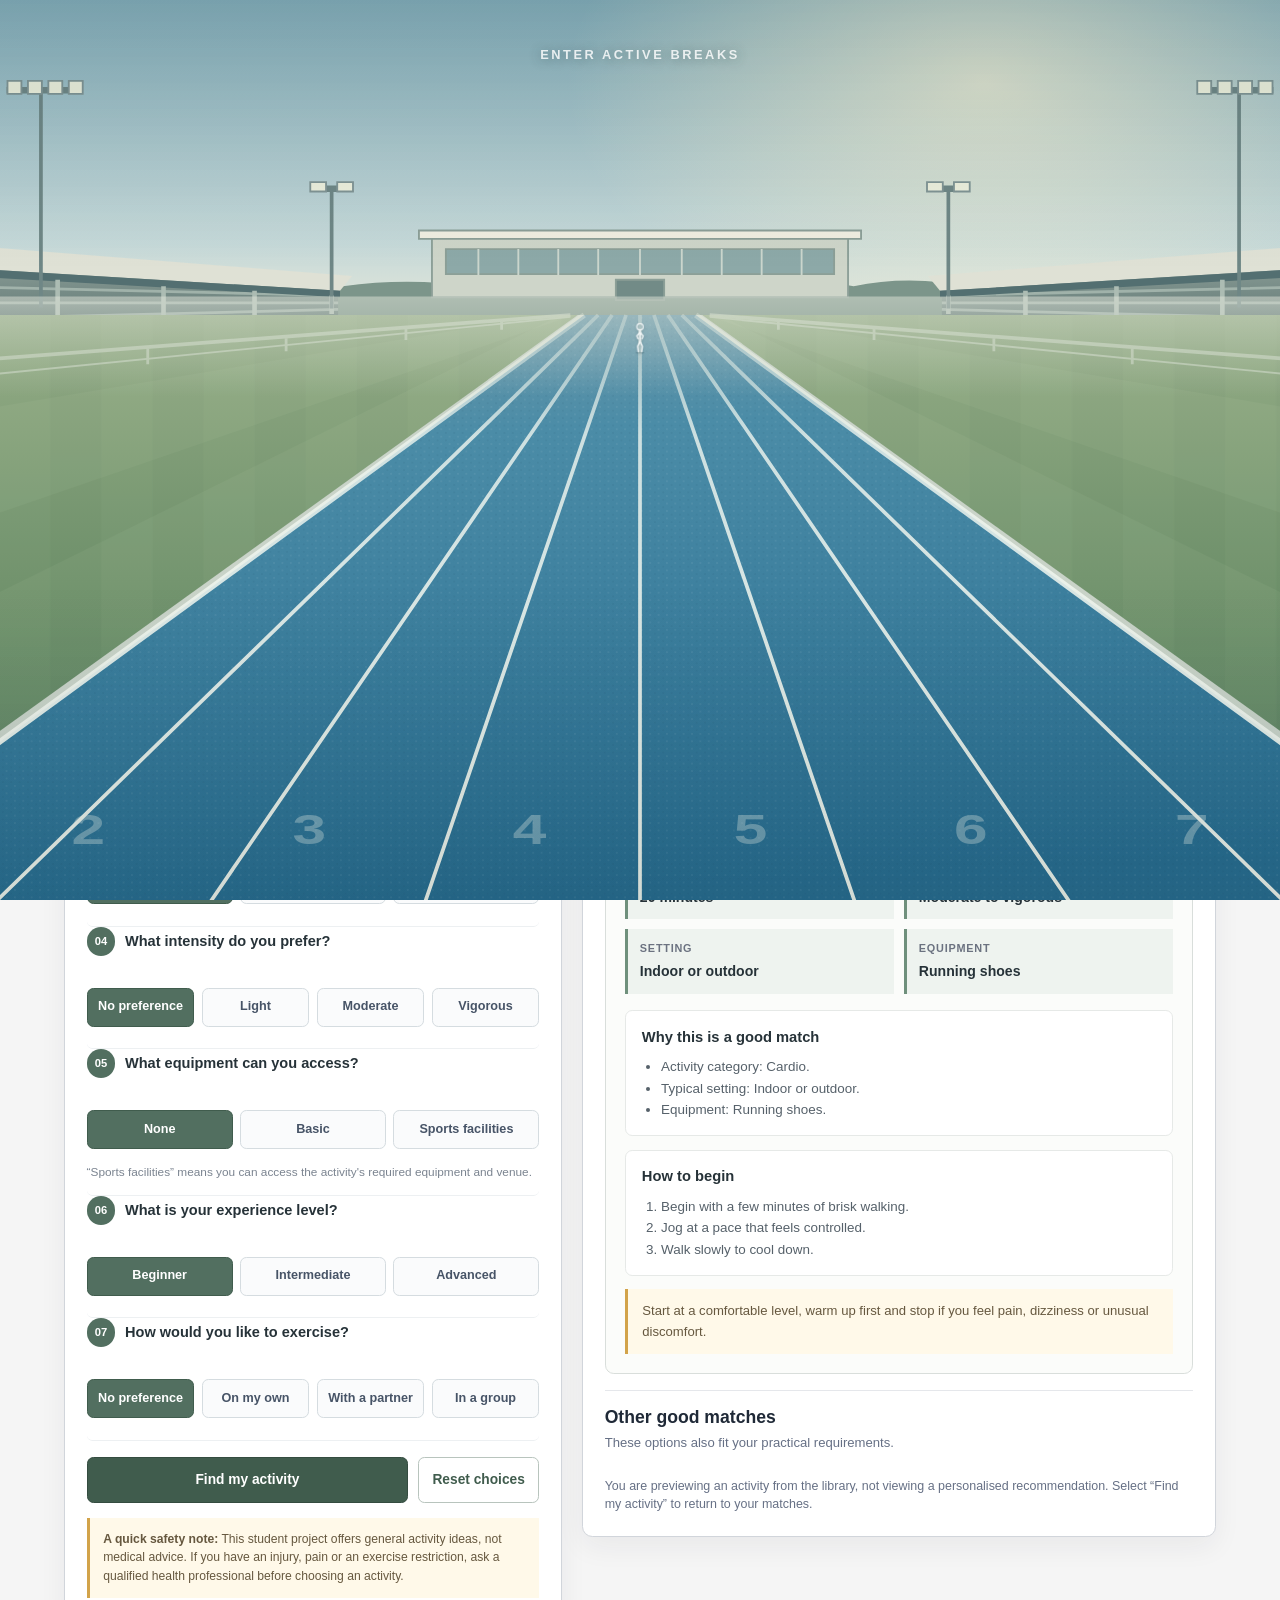
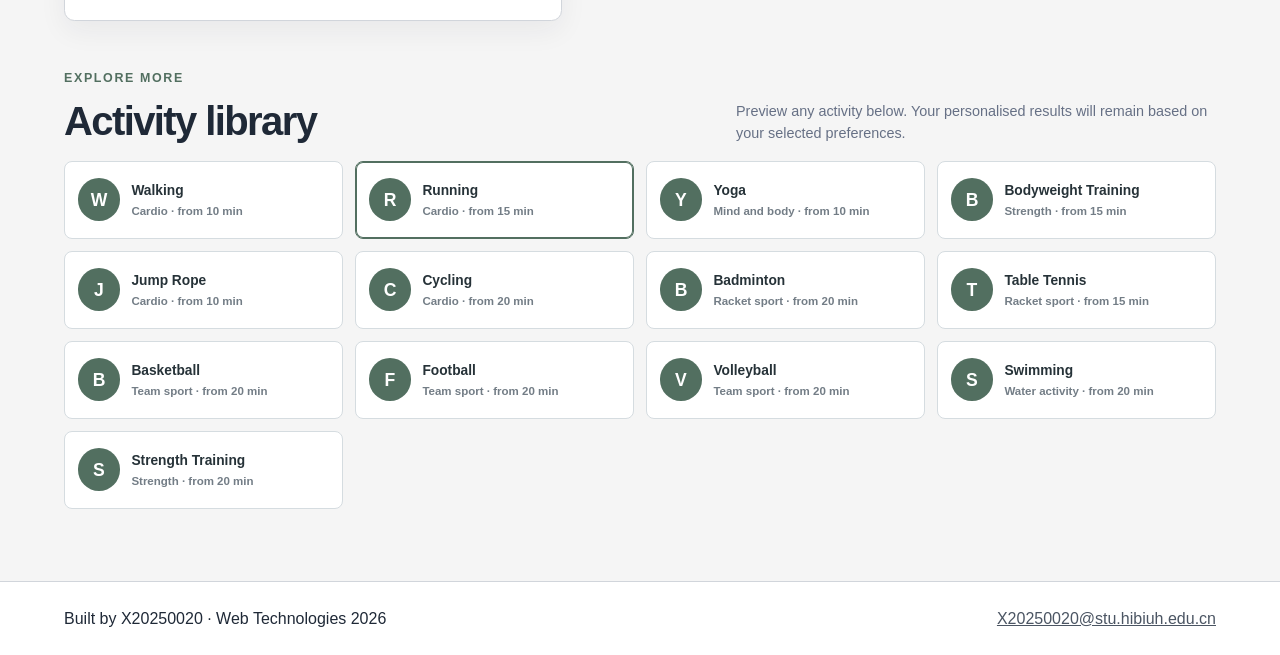
<file: move.html>
<!DOCTYPE html>
<html lang="en">
<head>
    <meta charset="UTF-8">
    <meta name="viewport" content="width=device-width, initial-scale=1.0">
    <meta name="description"
          content="Find a practical campus activity that fits your time, space, equipment and preferences.">
    <title>Active Breaks | Campus Desk</title>
    <link rel="icon" href="data:,">
    <link rel="stylesheet" href="styles.css">
    <link rel="stylesheet" href="move.css">
    <link rel="preload" as="image" href="assets/active-breaks-track.svg">
    <link rel="stylesheet" href="transitions.css?v=26">
    <script>
        try {
            document.documentElement.dataset.transitionPage = "move";
            document.documentElement.style.setProperty("--move-viewport-width", `${window.innerWidth}px`);
            document.documentElement.classList.add("transition-pending");
            window.setTimeout(() => document.documentElement.classList.remove("transition-pending"), 2200);
        } catch (error) {}
    </script>
    <link rel="stylesheet" href="language.css?v=2">
    <script src="language.js?v=2" defer></script>
</head>
<body class="active-breaks-page">
    <a class="skip-link" href="#main-content">Skip to main content</a>

    <header class="site-header">
        <a class="site-name" href="index.html">Campus Desk</a>

        <nav aria-label="Primary navigation">
            <ul>
                <li><a href="index.html">Home</a></li>
                <li><a href="study.html">Study Shelf</a></li>
                <li><a href="loadout.html">Loadout</a></li>
                <li><a href="move.html" aria-current="page">Active Breaks</a></li>
                <li><a class="contact-nav-link" href="contact.html">Contact</a></li>
            </ul>
        </nav>
    </header>

    <main id="main-content" class="break-main">
        <section class="break-intro">
            <p class="eyebrow">MOVE. RESET. RETURN.</p>
            <h1>Find your active break</h1>
            <p class="break-intro__text">
                Tell us what works for your day.
                We will filter activities by your practical limits,
                then rank the remaining options by how well they
                match your preferences.
            </p>
        </section>

        <section class="break-workspace" aria-label="Personalised activity finder">
            <section class="break-panel break-controls" aria-labelledby="planner-heading">
                <div class="panel-heading">
                    <p class="panel-step">STEP 1 · YOUR PREFERENCES</p>
                    <h2 id="planner-heading">Plan your activity</h2>
                    <p>Choose one answer in each group. You can change them at any time.</p>
                </div>

                <form id="activity-form">
                    <fieldset class="break-question">
                        <legend><span class="question-number">01</span>What is your main goal?</legend>
                        <div class="choice-grid choice-grid--two">
                            <label class="choice-card"><input type="radio" name="goal" value="fitness" checked><span>General fitness</span></label>
                            <label class="choice-card"><input type="radio" name="goal" value="endurance"><span>Build endurance</span></label>
                            <label class="choice-card"><input type="radio" name="goal" value="strength"><span>Build strength</span></label>
                            <label class="choice-card"><input type="radio" name="goal" value="relaxation"><span>Relax and reset</span></label>
                            <label class="choice-card"><input type="radio" name="goal" value="flexibility"><span>Improve flexibility</span></label>
                            <label class="choice-card"><input type="radio" name="goal" value="social"><span>Meet and move with others</span></label>
                        </div>
                    </fieldset>

                    <fieldset class="break-question">
                        <legend><span class="question-number">02</span>How much time do you have?</legend>
                        <div class="choice-grid choice-grid--two">
                            <label class="choice-card"><input type="radio" name="time" value="short" checked><span>10–20 min</span></label>
                            <label class="choice-card"><input type="radio" name="time" value="medium"><span>20–40 min</span></label>
                            <label class="choice-card"><input type="radio" name="time" value="long"><span>40–60 min</span></label>
                            <label class="choice-card"><input type="radio" name="time" value="extended"><span>60+ min</span></label>
                        </div>
                    </fieldset>

                    <fieldset class="break-question">
                        <legend><span class="question-number">03</span>Where can you exercise?</legend>
                        <div class="choice-grid choice-grid--three">
                            <label class="choice-card"><input type="radio" name="venue" value="any" checked><span>Anywhere</span></label>
                            <label class="choice-card"><input type="radio" name="venue" value="indoor"><span>Indoor</span></label>
                            <label class="choice-card"><input type="radio" name="venue" value="outdoor"><span>Outdoor</span></label>
                        </div>
                    </fieldset>

                    <fieldset class="break-question break-question--compact-choices">
                        <legend><span class="question-number">04</span>What intensity do you prefer?</legend>
                        <div class="choice-grid choice-grid--two">
                            <label class="choice-card"><input type="radio" name="intensity" value="any" checked><span>No preference</span></label>
                            <label class="choice-card"><input type="radio" name="intensity" value="light"><span>Light</span></label>
                            <label class="choice-card"><input type="radio" name="intensity" value="moderate"><span>Moderate</span></label>
                            <label class="choice-card"><input type="radio" name="intensity" value="vigorous"><span>Vigorous</span></label>
                        </div>
                    </fieldset>

                    <fieldset class="break-question">
                        <legend><span class="question-number">05</span>What equipment can you access?</legend>
                        <div class="choice-grid choice-grid--three">
                            <label class="choice-card"><input type="radio" name="equipment" value="none" checked><span>None</span></label>
                            <label class="choice-card"><input type="radio" name="equipment" value="basic"><span>Basic</span></label>
                            <label class="choice-card"><input type="radio" name="equipment" value="facility"><span>Sports facilities</span></label>
                        </div>
                        <p class="field-hint">“Sports facilities” means you can access the activity's required equipment and venue.</p>
                    </fieldset>

                    <fieldset class="break-question">
                        <legend><span class="question-number">06</span>What is your experience level?</legend>
                        <div class="choice-grid choice-grid--three">
                            <label class="choice-card"><input type="radio" name="experience" value="beginner" checked><span>Beginner</span></label>
                            <label class="choice-card"><input type="radio" name="experience" value="intermediate"><span>Intermediate</span></label>
                            <label class="choice-card"><input type="radio" name="experience" value="advanced"><span>Advanced</span></label>
                        </div>
                    </fieldset>

                    <fieldset class="break-question break-question--compact-choices">
                        <legend><span class="question-number">07</span>How would you like to exercise?</legend>
                        <div class="choice-grid choice-grid--two">
                            <label class="choice-card"><input type="radio" name="social" value="any" checked><span>No preference</span></label>
                            <label class="choice-card"><input type="radio" name="social" value="solo"><span>On my own</span></label>
                            <label class="choice-card"><input type="radio" name="social" value="partner"><span>With a partner</span></label>
                            <label class="choice-card"><input type="radio" name="social" value="group"><span>In a group</span></label>
                        </div>
                    </fieldset>

                    <div class="form-actions">
                        <button class="recommend-button" type="submit">Find my activity</button>
                        <button class="reset-button" id="reset-button" type="reset">Reset choices</button>
                    </div>

                    <p class="safety-note">
                        <strong>A quick safety note:</strong>
                        This student project offers general activity ideas,
                        not medical advice. If you have an injury, pain
                        or an exercise restriction, ask a qualified
                        health professional before choosing an activity.
                    </p>
                </form>
            </section>

            <section class="break-panel break-result" aria-labelledby="result-heading">
                <div class="panel-heading panel-heading--result">
                    <div>
                        <p class="panel-step">STEP 2 · YOUR RESULT</p>
                        <h2 id="result-heading">Your active break</h2>
                    </div>
                    <button class="replay-button" id="replay-button" type="button">Replay animation</button>
                </div>

                <div class="movement-stage"
                     id="movement-stage"
                     data-motion="walking"
                     data-scene="outdoor"
                     data-prop="none"
                     role="img"
                     aria-label="Animated illustration of a person walking">

                    <div class="stage-sun" aria-hidden="true"></div>
                    <div class="stage-cloud stage-cloud--one" aria-hidden="true">☁️</div>
                    <div class="stage-cloud stage-cloud--two" aria-hidden="true">☁️</div>
                    <div class="stage-hill" aria-hidden="true"></div>
                    <div class="stage-ground" aria-hidden="true"></div>

                    <svg class="athlete-svg"
                         id="athlete-svg"
                         viewBox="0 0 420 300"
                         aria-hidden="true"
                         focusable="false">

                        <ellipse class="athlete-shadow"
                                 id="athlete-shadow"
                                 cx="210"
                                 cy="267"
                                 rx="68"
                                 ry="9"></ellipse>

                        <!-- Activity equipment. JavaScript keeps moving equipment
                             attached to the hands or feet until its release point. -->
                        <g class="motion-prop prop--yoga-mat">
                            <rect x="112" y="202" width="196" height="18" rx="3"></rect>
                            <path d="M128 207 H292"></path>
                        </g>

                        <g class="motion-prop prop--bike-wind">
                            <path class="bike-wind-line" d="M20 132 H72"></path>
                            <path class="bike-wind-line" d="M7 155 H56"></path>
                            <path class="bike-wind-line" d="M26 177 H81"></path>
                        </g>

                        <g class="motion-prop prop--bike">
                            <circle cx="112" cy="226" r="42"></circle>
                            <circle cx="306" cy="226" r="42"></circle>
                            <g class="bike-wheel" id="bike-rear-wheel">
                                <path d="M112 194 V258 M80 226 H144 M89 203 L135 249 M135 203 L89 249"></path>
                            </g>
                            <g class="bike-wheel" id="bike-front-wheel">
                                <path d="M306 194 V258 M274 226 H338 M283 203 L329 249 M329 203 L283 249"></path>
                            </g>
                            <path d="M112 226 L169 166 L220 226 L112 226
                                     M169 166 L199 226 L253 157 L306 226 L220 226
                                     M253 157 L282 145
                                     M169 166 L154 148 H184"></path>
                            <circle class="bike-crank" cx="220" cy="226" r="7"></circle>
                        </g>

                        <g class="motion-prop prop--basket-hoop">
                            <path class="hoop-stand" d="M400 99 V251 M400 145 L389 99"></path>
                            <path class="hoop-base" d="M383 251 H414 L420 260 H376 Z"></path>
                            <path class="hoop-backboard" d="M389 49 V99 H405 V49 Z"></path>
                            <path class="hoop-support" d="M389 91 H381"></path>
                            <ellipse class="hoop-rim" cx="359" cy="94" rx="23" ry="5"></ellipse>
                            <path class="hoop-net" d="M339 95 L345 128 Q359 135 373 128 L379 95 M345 106 H373 M348 117 H370 M351 128 H367 M350 98 L354 129 M359 99 V132 M368 98 L364 129"></path>
                        </g>

                        <g class="motion-prop prop--football-goal">
                            <path class="football-goal-depth-fill" d="M302 153 H384 L409 168 H322 Z M384 153 L409 168 V250 H384 Z"></path>
                            <path class="football-goal-back-net" d="M322 168 H409 V250 H322 Z M340 168 V250 M358 168 V250 M376 168 V250 M394 168 V250 M322 185 H409 M322 202 H409 M322 219 H409 M322 236 H409"></path>
                            <path class="football-goal-depth-net" d="M302 153 L322 168 M323 153 L344 168 M344 153 L366 168 M365 153 L388 168 M384 177 L409 190 M384 199 L409 207 M384 221 L409 224"></path>
                            <path class="football-goal-back-frame" d="M322 250 V168 H409 V250 H322"></path>
                            <path class="football-goal-depth-frame" d="M302 153 L322 168 M384 153 L409 168 M384 250 H409 M302 250 H322"></path>
                            <path class="football-goal-frame" d="M302 250 V153 H384 V250 M302 250 H384"></path>
                        </g>

                        <g class="motion-prop prop--table-tennis">
                            <path class="table-surface" d="M136 174 H284 V183 H136 Z"></path>
                            <path class="table-frame" d="M136 174 H284 M150 183 V232 M270 183 V232"></path>
                            <path class="table-net" d="M210 157 V174 M196 160 H224 M196 164 H224 M196 168 H224 M196 172 H224"></path>
                        </g>

                        <g class="motion-prop prop--badminton-net">
                            <path class="badminton-net-frame" d="M210 110 V239 M164 128 H256 M164 128 V226 M256 128 V226 M164 226 H256"></path>
                            <path class="badminton-net-mesh" d="M182 130 V224 M200 130 V224 M210 130 V224 M220 130 V224 M238 130 V224 M166 146 H254 M166 164 H254 M166 182 H254 M166 200 H254 M166 218 H254"></path>
                        </g>

                        <g class="motion-prop prop--swim">
                            <path d="M28 218 Q58 202 88 218 T148 218 T208 218 T268 218 T328 218 T388 218"></path>
                            <path d="M48 241 Q78 225 108 241 T168 241 T228 241 T288 241 T348 241"></path>
                        </g>

                        <path class="motion-prop prop--rope"
                              id="rig-rope"
                              d="M164 147 Q210 275 256 147"></path>

                        <g class="motion-prop prop--racket" id="rig-racket">
                            <path class="racket-shaft" d="M0 0 H33"></path>
                            <path class="racket-grip" d="M1 0 H9"></path>
                            <defs>
                                <clipPath id="racket-net-clip">
                                    <ellipse cx="56" cy="0" rx="13" ry="22" transform="rotate(90 56 0)"></ellipse>
                                </clipPath>
                            </defs>
                            <path class="racket-string" clip-path="url(#racket-net-clip)"
                                  d="M33 -15 V15 M39 -15 V15 M45 -15 V15 M51 -15 V15 M57 -15 V15 M63 -15 V15 M69 -15 V15 M75 -15 V15 M30 -12 H82 M30 -6 H82 M30 0 H82 M30 6 H82 M30 12 H82"></path>
                            <ellipse class="racket-frame" cx="56" cy="0" rx="14" ry="23" transform="rotate(90 56 0)"></ellipse>
                        </g>

                        <g class="motion-prop prop--racket" id="rig-opponent-racket">
                            <path class="racket-shaft" d="M0 0 H33"></path>
                            <path class="racket-grip" d="M1 0 H9"></path>
                            <defs>
                                <clipPath id="racket-net-clip-opponent">
                                    <ellipse cx="56" cy="0" rx="13" ry="22" transform="rotate(90 56 0)"></ellipse>
                                </clipPath>
                            </defs>
                            <path class="racket-string" clip-path="url(#racket-net-clip-opponent)"
                                  d="M33 -15 V15 M39 -15 V15 M45 -15 V15 M51 -15 V15 M57 -15 V15 M63 -15 V15 M69 -15 V15 M75 -15 V15 M30 -12 H82 M30 -6 H82 M30 0 H82 M30 6 H82 M30 12 H82"></path>
                            <ellipse class="racket-frame" cx="56" cy="0" rx="14" ry="23" transform="rotate(90 56 0)"></ellipse>
                        </g>

                        <g class="motion-prop prop--paddle" id="rig-paddle">
                            <path class="paddle-handle" d="M0 0 L14 -8"></path>
                            <ellipse class="paddle-face" cx="22" cy="-13" rx="10" ry="14" transform="rotate(58 22 -13)"></ellipse>
                        </g>

                        <g class="motion-prop prop--paddle" id="rig-opponent-paddle">
                            <path class="paddle-handle" d="M0 0 L14 -8"></path>
                            <ellipse class="paddle-face" cx="22" cy="-13" rx="10" ry="14" transform="rotate(58 22 -13)"></ellipse>
                        </g>

                        <g class="motion-prop prop--ball" id="rig-ball">
                            <circle cx="0" cy="0" r="17"></circle>
                            <circle class="ball-highlight" cx="-5" cy="-6" r="3.5"></circle>
                            <path class="football-panels" d="M0 -6.5 L5.6 -2.2 L3.5 4.7 L-3.5 4.7 L-5.6 -2.2 Z M0 -14.8 L4 -12 L2.6 -8 L-2.6 -8 L-4 -12 Z M10.4 -9.8 L14.8 -7.6 L14 -3.1 L10.1 -.4 L7 -4.2 Z M12.8 4 L14.2 8.7 L10.7 12.4 L6.2 11.1 L6.1 6.5 Z M-12.8 4 L-14.2 8.7 L-10.7 12.4 L-6.2 11.1 L-6.1 6.5 Z M-10.4 -9.8 L-14.8 -7.6 L-14 -3.1 L-10.1 -.4 L-7 -4.2 Z"></path>
                            <path class="football-seams" d="M0 -6.5 V-8 M5.6 -2.2 L10.1 -.4 M3.5 4.7 L6.1 6.5 M-3.5 4.7 L-6.1 6.5 M-5.6 -2.2 L-10.1 -.4 M4 -12 L7 -9.1 M-4 -12 L-7 -9.1 M14 -3.1 L12.8 4 M10.7 12.4 L5.2 14.4 M-10.7 12.4 L-5.2 14.4 M-14 -3.1 L-12.8 4"></path>
                            <path class="ball-detail" d="M-17 0 H17 M0 -17 V17 M-12 -12 Q0 0 12 12 M12 -12 Q0 0 -12 12"></path>
                            <path class="basketball-seams" d="M-16 0 H16 M0 -16 V16 M-12 -12 C-5 -7 -5 7 -12 12 M12 -12 C5 -7 5 7 12 12"></path>
                            <defs>
                                <clipPath id="volleyball-ball-clip">
                                    <circle cx="0" cy="0" r="16.5"></circle>
                                </clipPath>
                            </defs>
                            <g class="volleyball-panels" clip-path="url(#volleyball-ball-clip)">
                                <path class="volleyball-panel" d="M-18 -2 C-13 -12 -3 -17 7 -14 C2 -9 -1 -4 0 2 C-7 1 -13 0 -18 -2 Z"></path>
                                <path class="volleyball-panel" d="M7 -14 C15 -10 18 -1 15 7 C10 5 5 2 0 -2 C1 -7 4 -11 7 -14 Z"></path>
                                <path class="volleyball-panel" d="M15 7 C10 15 0 18 -9 14 C-6 9 -3 4 1 1 C6 3 11 5 15 7 Z"></path>
                            </g>
                        </g>

                        <g class="motion-prop prop--barbell" id="rig-barbell">
                            <path class="barbell-bar" d="M-66 0 H66"></path>
                            <path class="barbell-plate" d="M-56 -18 V18 M-47 -23 V23 M47 -23 V23 M56 -18 V18"></path>
                        </g>

                        <g class="motion-prop prop--shuttle" id="rig-shuttle">
                            <path class="shuttle-skirt" d="M-8 -13 Q0 -17 8 -13 L3 2 Q0 5 -3 2 Z"></path>
                            <path class="shuttle-ribs" d="M-6 -12 L-2 3 M-2 -14 L-1 4 M2 -14 L1 4 M6 -12 L2 3 M-8 -13 Q0 -8 8 -13"></path>
                            <path class="shuttle-cork" d="M-3 2 Q0 0 3 2 L4 7 Q0 9 -4 7 Z"></path>
                        </g>

                        <!-- One fixed-proportion, side-view Pivot-style skeleton is
                             reused by all activities. Every bone keeps its length. -->
                        <g class="pivot-athlete" id="pivot-athlete">
                            <g class="rig-back-limbs">
                                <line id="rig-back-upper-arm"></line>
                                <line id="rig-back-lower-arm"></line>
                                <line id="rig-back-thigh"></line>
                                <line id="rig-back-shin"></line>
                            </g>

                            <line class="rig-torso" id="rig-torso"></line>

                            <g class="rig-front-limbs">
                                <line id="rig-front-upper-arm"></line>
                                <line id="rig-front-lower-arm"></line>
                                <line id="rig-front-thigh"></line>
                                <line id="rig-front-shin"></line>
                            </g>

                            <circle class="rig-head" id="rig-head" r="15"></circle>
                            <path class="rig-face" id="rig-face" d="M0 0"></path>

                            <g class="rig-joints">
                                <circle id="rig-shoulder-joint" r="5"></circle>
                                <circle id="rig-hip-joint" r="5"></circle>
                                <circle id="rig-front-elbow-joint" r="4"></circle>
                                <circle id="rig-back-elbow-joint" r="4"></circle>
                                <circle id="rig-front-knee-joint" r="4.5"></circle>
                                <circle id="rig-back-knee-joint" r="4.5"></circle>
                            </g>
                        </g>

                        <g class="pivot-athlete opponent-athlete" id="pivot-athlete-opponent" transform="translate(420 0) scale(-1 1)">
                            <ellipse class="athlete-shadow" cx="210" cy="267" rx="68" ry="9"></ellipse>
                            <g class="rig-back-limbs">
                                <line class="rig-back-upper-arm"></line>
                                <line class="rig-back-lower-arm"></line>
                                <line class="rig-back-thigh"></line>
                                <line class="rig-back-shin"></line>
                            </g>
                            <line class="rig-torso"></line>
                            <g class="rig-front-limbs">
                                <line class="rig-front-upper-arm"></line>
                                <line class="rig-front-lower-arm"></line>
                                <line class="rig-front-thigh"></line>
                                <line class="rig-front-shin"></line>
                            </g>
                            <circle class="rig-head" r="15"></circle>
                            <path class="rig-face" d="M0 0"></path>
                            <g class="rig-joints">
                                <circle class="rig-shoulder-joint" r="5"></circle>
                                <circle class="rig-hip-joint" r="5"></circle>
                                <circle class="rig-front-elbow-joint" r="4"></circle>
                                <circle class="rig-back-elbow-joint" r="4"></circle>
                                <circle class="rig-front-knee-joint" r="4.5"></circle>
                                <circle class="rig-back-knee-joint" r="4.5"></circle>
                            </g>
                        </g>
                    </svg>

                    <span class="stage-caption" id="stage-caption">
                        A little movement goes a long way.
                    </span>
                </div>

                <article class="recommendation-card" id="recommendation-card">
                    <div class="recommendation-topline">
                        <p class="recommendation-label" id="result-label">BEST MATCH FOR YOU</p>
                        <span class="match-score" id="match-score">—</span>
                    </div>

                    <h3 id="sport-name">Walking</h3>

                    <p class="sport-description" id="sport-description">
                        A comfortable walk is a simple way
                        to reset between study sessions.
                    </p>

                    <dl class="sport-details">
                        <div>
                            <dt>Suggested time</dt>
                            <dd id="sport-time">15 minutes</dd>
                        </div>
                        <div>
                            <dt>Typical intensity</dt>
                            <dd id="sport-intensity">Light to moderate</dd>
                        </div>
                        <div>
                            <dt>Setting</dt>
                            <dd id="sport-venue">Indoor or outdoor</dd>
                        </div>
                        <div>
                            <dt>Equipment</dt>
                            <dd id="sport-equipment">None</dd>
                        </div>
                    </dl>

                    <section class="match-reasons" aria-labelledby="match-reasons-heading">
                        <h4 id="match-reasons-heading">Why this is a good match</h4>
                        <ul id="match-reasons-list"></ul>
                    </section>

                    <section class="movement-instructions" aria-labelledby="steps-heading">
                        <h4 id="steps-heading">How to begin</h4>
                        <ol id="sport-steps"></ol>
                    </section>

                    <p class="encouragement" id="encouragement">
                        Start gently, choose a comfortable pace
                        and stop if anything feels wrong.
                    </p>
                </article>

                <section class="alternatives-panel" id="alternatives-panel" aria-labelledby="alternatives-heading">
                    <div class="alternatives-heading">
                        <h3 id="alternatives-heading">Other good matches</h3>
                        <p>These options also fit your practical requirements.</p>
                    </div>
                    <div class="alternative-list" id="alternative-list"></div>
                </section>

                <section class="no-results" id="no-results" hidden aria-live="polite">
                    <div class="no-results-icon" aria-hidden="true">↗</div>
                    <h3>No exact match found</h3>
                    <p>
                        Your current time, venue and equipment choices
                        leave no activity in our list.
                        Try allowing a longer time window,
                        another setting or access to basic equipment.
                    </p>
                    <button class="reset-button" id="adjust-button" type="button">
                        Adjust my preferences
                    </button>
                </section>

                <p class="preview-note" id="preview-note" hidden>
                    You are previewing an activity from the library,
                    not viewing a personalised recommendation.
                    Select “Find my activity” to return to your matches.
                </p>

                <p class="sr-only" id="result-status" aria-live="polite" aria-atomic="true"></p>
            </section>
        </section>

        <section class="sport-library" aria-labelledby="library-heading">
            <div class="sport-library__heading">
                <div>
                    <p class="eyebrow">EXPLORE MORE</p>
                    <h2 id="library-heading">Activity library</h2>
                </div>
                <p>
                    Preview any activity below.
                    Your personalised results will remain
                    based on your selected preferences.
                </p>
            </div>
            <div class="sport-card-grid" id="sport-card-grid"></div>
        </section>
    </main>

    <footer class="site-footer">
        <p>Built by X20250020 · Web Technologies 2026</p>
        <address>
            <a href="mailto:X20250020@stu.hibiuh.edu.cn">
                X20250020@stu.hibiuh.edu.cn
            </a>
        </address>
    </footer>

    <script src="move.js"></script>
    <script src="transitions.js?v=26"></script>
</body>
</html>
</file>
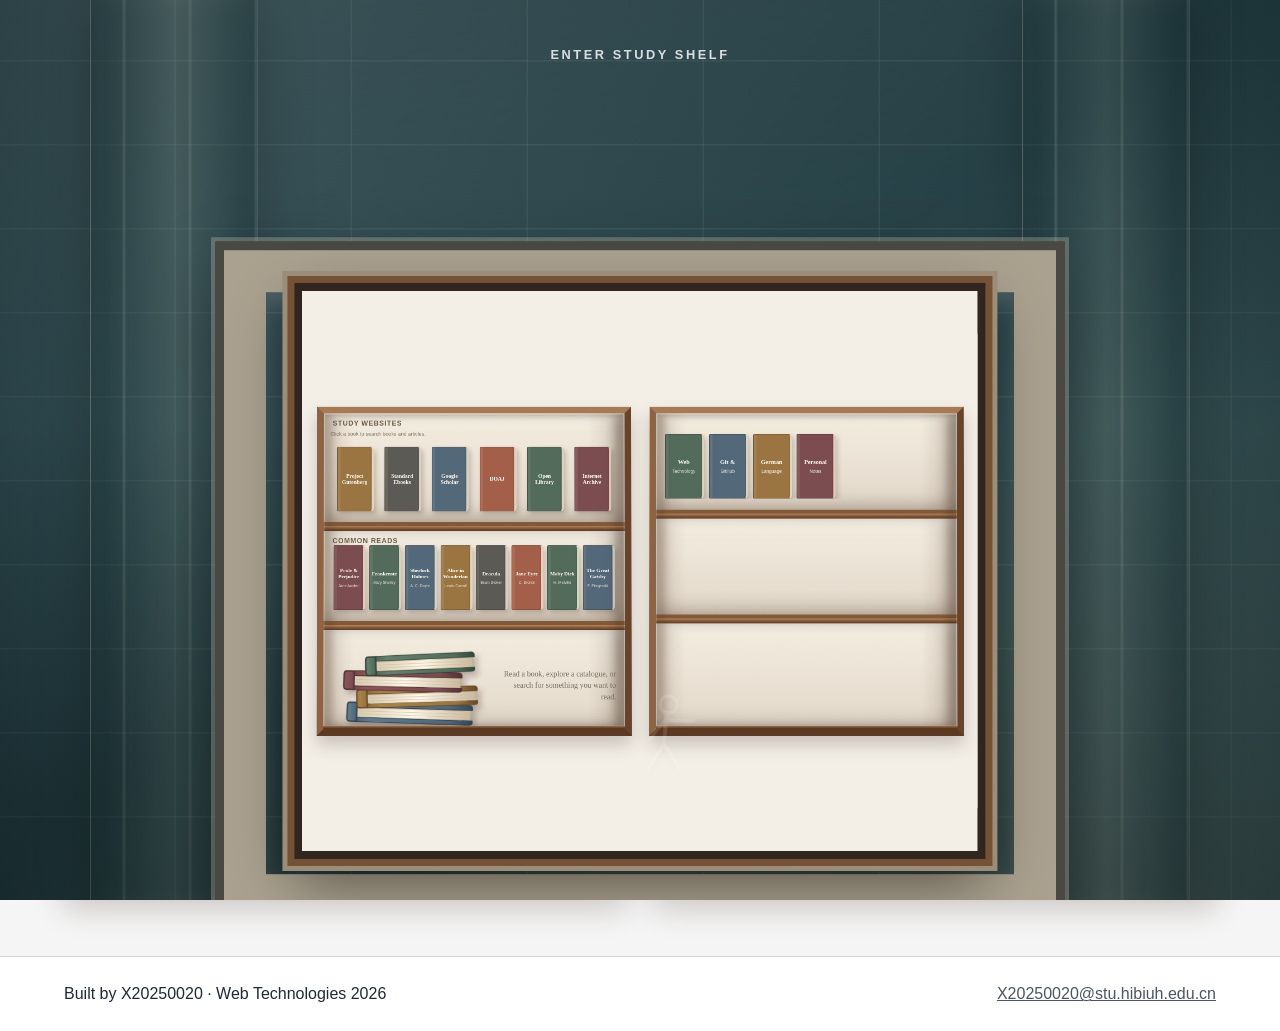
<file: study.html>
<!DOCTYPE html>
<html lang="en">

<head>
    <meta charset="UTF-8">

    <meta name="viewport"
          content="width=device-width, initial-scale=1.0">

    <meta name="description"
          content="Reliable study resources and class notes for university students.">

    <title>Study Shelf | Campus Desk</title>

    <link rel="icon" href="data:,">
    <link rel="stylesheet" href="styles.css">
    <link rel="stylesheet" href="transitions.css?v=26">
    <script>
        try {
            const searchParams = new URLSearchParams(window.location.search);
            if (searchParams.has("transition-preview")) {
                if (!searchParams.has("full-page")) {
                    document.documentElement.classList.add("study-transition-preview");
                }
            } else {
                document.documentElement.classList.add("transition-pending");
                window.setTimeout(() => document.documentElement.classList.remove("transition-pending"), 2200);
            }
        } catch (error) {}
    </script>
    <link rel="stylesheet" href="language.css?v=2">
    <script src="language.js?v=2" defer></script>
</head>

<body class="study-page">
    <a class="skip-link" href="#main-content">
        Skip to main content
    </a>

    <header class="site-header">
        <a class="site-name" href="index.html">
            Campus Desk
        </a>

        <nav aria-label="Primary navigation">
            <ul>
                <li>
                    <a href="index.html">
                        Home
                    </a>
                </li>

                <li>
                    <a href="study.html" aria-current="page">
                        Study Shelf
                    </a>
                </li>

                <li>
                    <a href="loadout.html">
                        Loadout
                    </a>
                </li>

                <li>
                    <a href="move.html">
                        Active Breaks
                    </a>
                </li>

                <li>
                    <a class="contact-nav-link"
                       href="contact.html">
                        Contact
                    </a>
                </li>
            </ul>
        </nav>
    </header>

    <main id="main-content">
        <section class="page-intro study-intro">
            <p class="eyebrow">
                Read. Capture. Return.
            </p>

            <h1>Study Shelf</h1>

            <p class="study-summary">
                A calm place to discover reliable reading, collect class notes and return to ideas worth keeping.
                <span>Pick a book, choose a notebook and keep one useful idea before you leave.</span>
            </p>
        </section>

        <div class="study-room">
            <section class="library-case reading-case"
                     aria-labelledby="reading-heading">

                <div class="shelf-heading">
                    <div>
                        <p class="section-kicker">Open a door</p>
                        <h2 id="reading-heading">Reading Shelf</h2>
                    </div>

                    <p>Free classics and trusted places to begin your research.</p>
                </div>

                <div class="bookcase" aria-label="Three-tier reading bookcase">
                    <section class="shelf-tier" aria-labelledby="resources-heading">
                        <h3 id="resources-heading" class="shelf-label">Study websites</h3>

                        <p class="shelf-search-hint">
                            Click a book to search books and articles.
                        </p>

                        <div class="books-on-shelf resource-books">
                            <a class="book-spine spine-wide book-ochre"
                               href="https://www.gutenberg.org/"
                               target="_blank"
                               rel="noopener"
                               aria-label="Visit Project Gutenberg">
                                <span>Project<br>Gutenberg</span>
                            </a>

                            <a class="book-spine spine-wide book-charcoal book-tall"
                               href="https://standardebooks.org/"
                               target="_blank"
                               rel="noopener"
                               aria-label="Visit Standard Ebooks">
                                <span>Standard<br>Ebooks</span>
                            </a>

                            <a class="book-spine spine-medium book-blue"
                               href="https://scholar.google.com/"
                               target="_blank"
                               rel="noopener"
                               aria-label="Visit Google Scholar">
                                <span>Google<br>Scholar</span>
                            </a>

                            <a class="book-spine spine-narrow book-terracotta book-medium"
                               href="https://doaj.org/"
                               target="_blank"
                               rel="noopener"
                               aria-label="Visit the Directory of Open Access Journals">
                                <span>DOAJ</span>
                            </a>

                            <a class="book-spine spine-medium book-green"
                               href="https://openlibrary.org/"
                               target="_blank"
                               rel="noopener"
                               aria-label="Visit Open Library">
                                <span>Open<br>Library</span>
                            </a>

                            <a class="book-spine spine-wide book-burgundy"
                               href="https://archive.org/"
                               target="_blank"
                               rel="noopener"
                               aria-label="Visit Internet Archive">
                                <span>Internet<br>Archive</span>
                            </a>
                        </div>
                    </section>

                    <section class="shelf-tier" aria-labelledby="classics-heading">
                        <h3 id="classics-heading" class="shelf-label">Common reads</h3>

                        <div class="books-on-shelf common-books">
                            <a class="book-spine book-burgundy book-tall"
                               href="https://www.gutenberg.org/ebooks/1342"
                               target="_blank"
                               rel="noopener"
                               aria-label="Read Pride and Prejudice by Jane Austen">
                                <span>Pride &amp;<br>Prejudice</span>
                                <small>Jane Austen</small>
                            </a>

                            <a class="book-spine book-green"
                               href="https://www.gutenberg.org/ebooks/84"
                               target="_blank"
                               rel="noopener"
                               aria-label="Read Frankenstein by Mary Shelley">
                                <span>Frankenstein</span>
                                <small>Mary Shelley</small>
                            </a>

                            <a class="book-spine book-blue book-medium"
                               href="https://www.gutenberg.org/ebooks/1661"
                               target="_blank"
                               rel="noopener"
                               aria-label="Read The Adventures of Sherlock Holmes">
                                <span>Sherlock<br>Holmes</span>
                                <small>A. C. Doyle</small>
                            </a>

                            <a class="book-spine book-ochre"
                               href="https://www.gutenberg.org/ebooks/11"
                               target="_blank"
                               rel="noopener"
                               aria-label="Read Alice's Adventures in Wonderland">
                                <span>Alice in<br>Wonderland</span>
                                <small>Lewis Carroll</small>
                            </a>

                            <a class="book-spine book-charcoal book-tall"
                               href="https://www.gutenberg.org/ebooks/345"
                               target="_blank"
                               rel="noopener"
                               aria-label="Read Dracula by Bram Stoker">
                                <span>Dracula</span>
                                <small>Bram Stoker</small>
                            </a>

                            <a class="book-spine book-terracotta"
                               href="https://www.gutenberg.org/ebooks/1260"
                               target="_blank"
                               rel="noopener"
                               aria-label="Read Jane Eyre by Charlotte Bronte">
                                <span>Jane Eyre</span>
                                <small>C. Brontë</small>
                            </a>

                            <a class="book-spine book-green book-medium"
                               href="https://www.gutenberg.org/ebooks/2701"
                               target="_blank"
                               rel="noopener"
                               aria-label="Read Moby Dick by Herman Melville">
                                <span>Moby Dick</span>
                                <small>H. Melville</small>
                            </a>

                            <a class="book-spine book-blue book-tall"
                               href="https://www.gutenberg.org/ebooks/64317"
                               target="_blank"
                               rel="noopener"
                               aria-label="Read The Great Gatsby by F. Scott Fitzgerald">
                                <span>The Great<br>Gatsby</span>
                                <small>F. Fitzgerald</small>
                            </a>
                        </div>
                    </section>

                    <section class="shelf-tier book-stack-tier" aria-label="A decorative stack of books">
                        <div class="book-stack-scene" aria-hidden="true">
                            <svg class="book-stack-art" viewBox="0 0 320 190" focusable="false">
                                <defs>
                                    <linearGradient id="stack-blue" x1="0" x2="1">
                                        <stop offset="0" stop-color="#405667"/>
                                        <stop offset="0.18" stop-color="#607b8e"/>
                                        <stop offset="0.82" stop-color="#536878"/>
                                        <stop offset="1" stop-color="#354955"/>
                                    </linearGradient>
                                    <linearGradient id="stack-burgundy" x1="0" x2="1">
                                        <stop offset="0" stop-color="#60383d"/>
                                        <stop offset="0.18" stop-color="#8b555a"/>
                                        <stop offset="0.82" stop-color="#7b4c50"/>
                                        <stop offset="1" stop-color="#543034"/>
                                    </linearGradient>
                                    <linearGradient id="stack-ochre" x1="0" x2="1">
                                        <stop offset="0" stop-color="#77572f"/>
                                        <stop offset="0.2" stop-color="#aa8248"/>
                                        <stop offset="0.82" stop-color="#9a7542"/>
                                        <stop offset="1" stop-color="#684a29"/>
                                    </linearGradient>
                                    <linearGradient id="stack-green" x1="0" x2="1">
                                        <stop offset="0" stop-color="#3b5042"/>
                                        <stop offset="0.2" stop-color="#66806d"/>
                                        <stop offset="0.82" stop-color="#526b5a"/>
                                        <stop offset="1" stop-color="#34483b"/>
                                    </linearGradient>
                                    <linearGradient id="stack-pages" x1="0" x2="1">
                                        <stop offset="0" stop-color="#d6c7ac"/>
                                        <stop offset="0.5" stop-color="#fff7e8"/>
                                        <stop offset="1" stop-color="#c9b99d"/>
                                    </linearGradient>
                                    <filter id="stack-shadow" x="-20%" y="-30%" width="150%" height="180%">
                                        <feDropShadow dx="7" dy="9" stdDeviation="6" flood-color="#3d2818" flood-opacity="0.28"/>
                                    </filter>
                                </defs>

                                <g filter="url(#stack-shadow)">
                                    <g transform="rotate(2 155 148)">
                                        <path d="M43 136H272Q280 136 280 143V160Q280 166 272 166H43Z" fill="url(#stack-pages)" stroke="#b9a98d" stroke-width="1.5"/>
                                        <path d="M34 131H276Q284 131 284 137V141H42V138H34Q29 138 29 134Q29 131 34 131Z" fill="url(#stack-blue)" stroke="#30414d" stroke-width="1.5"/>
                                        <path d="M42 162H284V166Q284 171 276 171H34Q29 171 29 167V164H42Z" fill="url(#stack-blue)" stroke="#30414d" stroke-width="1.5"/>
                                        <path d="M34 132H49V170H34Q28 170 28 164V138Q28 132 34 132Z" fill="url(#stack-blue)" stroke="#30414d" stroke-width="2"/>
                                        <path d="M55 143H265M55 149H272M55 155H268M55 161H262" fill="none" stroke="#c5b79d" stroke-linecap="round" stroke-width="1.2" opacity="0.72"/>
                                    </g>

                                    <g transform="rotate(-1.5 158 116)">
                                        <path d="M64 104H283Q291 104 291 111V127Q291 133 283 133H64Z" fill="url(#stack-pages)" stroke="#b9a98d" stroke-width="1.5"/>
                                        <path d="M55 99H286Q294 99 294 105V109H64V106H55Q49 106 49 102Q49 99 55 99Z" fill="url(#stack-ochre)" stroke="#664725" stroke-width="1.5"/>
                                        <path d="M64 129H294V133Q294 137 286 137H55Q49 137 49 133V131H64Z" fill="url(#stack-ochre)" stroke="#664725" stroke-width="1.5"/>
                                        <path d="M55 100H70V136H55Q48 136 48 130V106Q48 100 55 100Z" fill="url(#stack-ochre)" stroke="#664725" stroke-width="2"/>
                                        <path d="M76 111H276M76 117H283M76 123H279M76 129H273" fill="none" stroke="#c5b79d" stroke-linecap="round" stroke-width="1.2" opacity="0.72"/>
                                    </g>

                                    <g transform="rotate(1.8 144 83)">
                                        <path d="M37 71H252Q260 71 260 78V95Q260 101 252 101H37Z" fill="url(#stack-pages)" stroke="#b9a98d" stroke-width="1.5"/>
                                        <path d="M28 66H255Q263 66 263 72V76H37V73H28Q22 73 22 69Q22 66 28 66Z" fill="url(#stack-burgundy)" stroke="#4f2d31" stroke-width="1.5"/>
                                        <path d="M37 97H263V101Q263 105 255 105H28Q22 105 22 101V99H37Z" fill="url(#stack-burgundy)" stroke="#4f2d31" stroke-width="1.5"/>
                                        <path d="M28 67H43V104H28Q21 104 21 98V73Q21 67 28 67Z" fill="url(#stack-burgundy)" stroke="#4f2d31" stroke-width="2"/>
                                        <path d="M49 78H245M49 84H252M49 90H248M49 96H242" fill="none" stroke="#c5b79d" stroke-linecap="round" stroke-width="1.2" opacity="0.72"/>
                                    </g>

                                    <g transform="rotate(-2 173 49)">
                                        <path d="M82 36H277Q285 36 285 43V60Q285 66 277 66H82Z" fill="url(#stack-pages)" stroke="#b9a98d" stroke-width="1.5"/>
                                        <path d="M73 31H280Q288 31 288 37V41H82V38H73Q67 38 67 34Q67 31 73 31Z" fill="url(#stack-green)" stroke="#314338" stroke-width="1.5"/>
                                        <path d="M82 62H288V66Q288 70 280 70H73Q67 70 67 66V64H82Z" fill="url(#stack-green)" stroke="#314338" stroke-width="1.5"/>
                                        <path d="M73 32H88V69H73Q66 69 66 63V38Q66 32 73 32Z" fill="url(#stack-green)" stroke="#314338" stroke-width="2"/>
                                        <path d="M94 43H270M94 49H277M94 55H273M94 61H267" fill="none" stroke="#c5b79d" stroke-linecap="round" stroke-width="1.2" opacity="0.72"/>
                                    </g>
                                </g>
                            </svg>
                        </div>

                        <p class="stack-caption">
                            Read a book, explore a catalogue, or search for something you want to read.
                        </p>
                    </section>
                </div>

            </section>

            <section class="library-case notes-case"
                     aria-labelledby="notes-heading">

                <div class="shelf-heading">
                    <div>
                        <p class="section-kicker">Keep the thought</p>
                        <h2 id="notes-heading">My Notes</h2>
                    </div>

                    <p>Choose a notebook, write a clear note and save it to your shelf.</p>
                </div>

                <div id="notebook-bookcase"
                     class="bookcase notebook-bookcase"
                     aria-label="Three-tier notebook bookcase">
                    <section class="shelf-tier notebook-tier" aria-label="Example notebooks">
                        <div id="notebook-tier-1" class="books-on-shelf notebook-row"></div>
                    </section>

                    <section class="shelf-tier notebook-tier" aria-label="Your added notebooks, shelf two">
                        <div id="notebook-tier-2" class="books-on-shelf notebook-row"></div>
                    </section>

                    <section class="shelf-tier notebook-tier" aria-label="Your added notebooks, shelf three">
                        <div id="notebook-tier-3" class="books-on-shelf notebook-row"></div>
                    </section>
                </div>
            </section>
        </div>

        <dialog id="add-notebook-dialog" class="notebook-dialog">
            <form id="add-notebook-form" class="dialog-card">
                <div class="dialog-heading">
                    <div>
                        <p class="section-kicker">A new place for ideas</p>
                        <h2>Create a notebook</h2>
                    </div>

                    <button id="cancel-notebook"
                            class="dialog-close"
                            type="button"
                            aria-label="Close new notebook dialog">
                        ×
                    </button>
                </div>

                <label for="new-notebook-name">Notebook name</label>
                <input id="new-notebook-name"
                       name="new-notebook-name"
                       type="text"
                       maxlength="28"
                       placeholder="For example: Mathematics"
                       autocomplete="off"
                       required>

                <fieldset class="cover-colour-fieldset">
                    <legend>Cover colour</legend>

                    <label class="cover-choice cover-plum">
                        <input type="radio" name="cover-colour" value="custom-0" checked>
                        <span>Plum</span>
                    </label>

                    <label class="cover-choice cover-teal">
                        <input type="radio" name="cover-colour" value="custom-1">
                        <span>Teal</span>
                    </label>

                    <label class="cover-choice cover-clay">
                        <input type="radio" name="cover-colour" value="custom-2">
                        <span>Clay</span>
                    </label>

                    <label class="cover-choice cover-taupe">
                        <input type="radio" name="cover-colour" value="custom-3">
                        <span>Taupe</span>
                    </label>
                </fieldset>

                <button type="submit">Create notebook</button>
            </form>
        </dialog>

        <div id="book-overlay"
             class="book-overlay"
             role="dialog"
             aria-modal="true"
             aria-labelledby="open-notebook-title"
             hidden>
            <div class="notebook-workspace">
                <div class="notebook-toolbar">
                    <div>
                        <p class="section-kicker">Notebook open</p>
                        <h2 id="open-notebook-title">Notebook</h2>
                    </div>

                    <div class="notebook-toolbar-actions">
                        <button id="delete-notebook"
                                class="delete-notebook-button"
                                type="button"
                                hidden>
                            Delete notebook
                        </button>

                        <button id="close-book" class="close-book-button" type="button">
                            Close book
                        </button>
                    </div>
                </div>

                <aside class="floating-pen-box" aria-label="Notebook writing tools">
                    <p>Pen colour</p>
                    <span id="active-page-label">Left page selected</span>

                    <div class="colour-swatches">
                        <button class="colour-swatch ink-charcoal is-active" type="button" data-ink="#2f3237" aria-label="Use charcoal text" aria-pressed="true"></button>
                        <button class="colour-swatch ink-blue" type="button" data-ink="#315d82" aria-label="Use blue text" aria-pressed="false"></button>
                        <button class="colour-swatch ink-green" type="button" data-ink="#426451" aria-label="Use green text" aria-pressed="false"></button>
                        <button class="colour-swatch ink-burgundy" type="button" data-ink="#7b3f4a" aria-label="Use burgundy text" aria-pressed="false"></button>
                        <button class="colour-swatch ink-violet" type="button" data-ink="#6a4f86" aria-label="Use violet text" aria-pressed="false"></button>
                        <button class="colour-swatch ink-orange" type="button" data-ink="#a65d32" aria-label="Use orange text" aria-pressed="false"></button>
                    </div>

                    <div class="floating-tool-actions">
                        <button id="copy-active-page" class="paper-button" type="button">Copy page</button>
                        <button id="download-active-page" class="paper-button" type="button">Download</button>
                    </div>

                    <span id="book-status" role="status" aria-live="polite">Saved automatically.</span>
                </aside>

                <div id="open-book" class="open-book">
                    <form id="left-page-form" class="book-page left-page page-editor" data-side="left">
                        <div class="paper-heading">
                            <span id="left-page-number">Page 1</span>
                            <span id="left-word-count">0 words</span>
                        </div>

                        <label class="visually-hidden" for="left-page-title">Left page title</label>
                        <input id="left-page-title" class="paper-title" type="text" maxlength="80" placeholder="Page title" autocomplete="off">

                        <label class="visually-hidden" for="left-page-body">Left page notes</label>
                        <textarea id="left-page-body" class="paper-body" placeholder="Write on the left page..."></textarea>

                        <div class="page-corner-actions left-corner-actions">
                            <button id="previous-spread" class="paper-button" type="button">← Previous pages</button>
                        </div>
                    </form>

                    <form id="right-page-form" class="book-page right-page page-editor" data-side="right">
                        <div class="paper-heading">
                            <span id="right-page-number">Page 2</span>
                            <span id="right-word-count">0 words</span>
                        </div>

                        <label class="visually-hidden" for="right-page-title">Right page title</label>
                        <input id="right-page-title" class="paper-title" type="text" maxlength="80" placeholder="Page title" autocomplete="off">

                        <label class="visually-hidden" for="right-page-body">Right page notes</label>
                        <textarea id="right-page-body" class="paper-body" placeholder="Write on the right page..."></textarea>

                        <div class="page-corner-actions right-corner-actions">
                            <button id="next-spread" class="next-page-button" type="button">Next pages →</button>
                        </div>
                    </form>

                    <div id="turning-sheet" class="turning-sheet" aria-hidden="true" hidden>
                        <div class="turning-face turning-front">
                            <span id="turning-front-number"></span>
                            <strong id="turning-front-title"></strong>
                            <p id="turning-front-preview"></p>
                        </div>

                        <div class="turning-face turning-back">
                            <span id="turning-back-number"></span>
                            <strong id="turning-back-title"></strong>
                            <p id="turning-back-preview"></p>
                        </div>
                    </div>

                    <div class="mobile-page-actions" aria-label="Notebook page navigation">
                        <button id="mobile-previous-page" class="paper-button" type="button">
                            ← Previous
                        </button>

                        <button id="mobile-next-page" class="next-page-button" type="button">
                            Next →
                        </button>
                    </div>
                </div>

                <div id="delete-confirmation" class="delete-confirmation" hidden>
                    <div class="confirmation-card" role="alertdialog" aria-labelledby="delete-confirm-title">
                        <h3 id="delete-confirm-title">Delete this notebook?</h3>
                        <p>Its pages will be removed from this browser. This cannot be undone.</p>

                        <div class="confirmation-actions">
                            <button id="cancel-delete" class="secondary-button" type="button">Keep it</button>
                            <button id="confirm-delete" class="danger-button" type="button">Delete notebook</button>
                        </div>
                    </div>
                </div>
            </div>
        </div>
    </main>

    <footer class="site-footer">
    <p>
        Built by X20250020 · Web Technologies 2026
    </p>

    <address>
        <a href="mailto:X20250020@stu.hibiuh.edu.cn">
            X20250020@stu.hibiuh.edu.cn
        </a>
    </address>
</footer>
    <script src="study.js"></script>
    <script src="transitions.js?v=26"></script>
</body>

</html>
</file>
<file: styles.css>
/* ---------- Basic page settings ---------- */

* {
    box-sizing: border-box;
}

html {
    scroll-behavior: smooth;
}

body {
    min-height: 100vh;
    margin: 0;

    display: flex;
    flex-direction: column;

    font-family: Arial, sans-serif;
    line-height: 1.6;
    color: #1f2937;
    background-color: #f5f5f5;
}

a {
    color: #4b5563;
}

img {
    display: block;
    max-width: 100%;
}


/* ---------- Keyboard accessibility ---------- */

a:focus-visible,
button:focus-visible,
input:focus-visible,
select:focus-visible,
textarea:focus-visible,
summary:focus-visible {
    outline: 3px solid #f59e0b;
    outline-offset: 3px;
}

.skip-link {
    position: absolute;
    top: 0;
    left: -10000px;
}

.skip-link:focus {
    left: 1rem;
    top: 1rem;
    z-index: 100;

    padding: 0.75rem 1rem;

    color: #1f2937;
    background-color: white;
}

.visually-hidden {
    position: absolute;
    width: 1px;
    height: 1px;

    overflow: hidden;
    clip: rect(0 0 0 0);
    clip-path: inset(50%);
    white-space: nowrap;
}


/* ---------- Header and navigation ---------- */

.site-header {
    display: flex;
    justify-content: space-between;
    align-items: center;
    gap: 2rem;

    padding: 1rem 5%;

    background-color: white;
    border-bottom: 1px solid #d1d5db;
}

.site-name {
    color: #1f2937;
    font-size: 1.4rem;
    font-weight: bold;
    text-decoration: none;
}

nav ul {
    display: flex;
    flex-wrap: wrap;
    gap: 0.5rem;

    margin: 0;
    padding: 0;

    list-style: none;
}

nav a {
    display: block;

    padding: 0.5rem 0.8rem;

    color: #4b5563;
    border-radius: 0.4rem;
    text-decoration: none;
}

nav a:hover,
nav a[aria-current="page"] {
    color: white;
    background-color: #4b5563;
}

.contact-nav-link {
    margin-left: 0.4rem;
    padding: 0.45rem 1rem;

    color: #374151;
    font-weight: bold;

    background-color: white;
    border: 1px solid #4b5563;
    border-radius: 0.35rem;
}

.contact-nav-link:hover,
.contact-nav-link[aria-current="page"] {
    color: white;
    background-color: #4b5563;
}


/* ---------- Main content ---------- */

main {
    width: 90%;
    max-width: 1100px;
    margin: 0 auto;
    padding: 4rem 0;

    flex: 1;
}

.hero,
.page-intro {
    max-width: 720px;
    margin-bottom: 3rem;
}

.eyebrow {
    margin-bottom: 0.4rem;

    color: #4b5563;
    font-weight: bold;
    letter-spacing: 0.08em;
    text-transform: uppercase;
}

h1,
h2,
h3 {
    line-height: 1.2;
}

h1 {
    margin: 0 0 1rem;
    font-size: 2.6rem;
}

h2 {
    margin-top: 0;
}

.intro,
.page-intro p {
    font-size: 1.1rem;
}


/* ---------- Home page cards ---------- */

.tool-grid {
    display: grid;
    grid-template-columns: repeat(3, 1fr);
    gap: 1rem;
}

.tool-card {
    padding: 1.5rem;

    background-color: white;
    border: 1px solid #d1d5db;
    border-radius: 0.5rem;
}

.tool-card h3 {
    margin-top: 0;
}

.tool-card a {
    text-decoration: none;
}

.tool-card:hover {
    border-color: #4b5563;
}


/* ---------- Study Shelf ---------- */

.study-page main {
    max-width: 1500px;
}

.study-intro {
    max-width: none;
}

.study-summary {
    margin: 0;

    color: #504941;
    font-size: 0.95rem !important;
    white-space: nowrap;
}

.study-summary span::before {
    content: " ";
    color: #94704d;
    font-weight: bold;
}

.study-room {
    display: grid;
    grid-template-columns: repeat(2, minmax(0, 1fr));
    align-items: start;
    gap: 1.5rem;
}

.library-case {
    min-width: 0;

    display: flex;
    flex-direction: column;

    padding: 1.5rem;

    background-color: #fffdf9;
    border: 1px solid #d9d0c4;
    border-radius: 0.4rem;
    box-shadow: 0 12px 30px rgb(74 59 43 / 8%);
}

.shelf-heading,
.note-form-heading,
.saved-notes-heading {
    display: flex;
    justify-content: space-between;
    align-items: end;
    gap: 1rem;
}

.shelf-heading {
    min-height: 92px;
    margin-bottom: 1.25rem;
    padding-bottom: 1rem;

    border-bottom: 1px solid #ded7cd;
}

.shelf-heading h2,
.note-form-heading h3,
.saved-notes-heading h3 {
    margin: 0;
}

.shelf-heading > p,
.note-form-heading > p,
.saved-notes-heading > p {
    max-width: 220px;
    margin: 0;

    color: #73695f;
    font-size: 0.88rem;
    line-height: 1.45;
    text-align: right;
}

.section-kicker {
    margin: 0 0 0.3rem;

    color: #866747;
    font-size: 0.72rem;
    font-weight: bold;
    letter-spacing: 0.1em;
    text-transform: uppercase;
}

.bookcase {
    overflow: hidden;

    background-color: #8a6849;
    border: 9px solid #76573c;
    box-shadow: inset 0 0 0 2px rgb(255 255 255 / 10%);
}

.shelf-tier {
    position: relative;
    min-height: 176px;

    display: flex;
    align-items: flex-end;

    padding: 2.6rem 1rem 1.35rem;

    background-color: #eee7dc;
    background-image: linear-gradient(90deg, rgb(255 255 255 / 25%), transparent 45%);
    border-bottom: 14px solid #8a6849;
    box-shadow: inset 0 -10px 20px rgb(79 55 32 / 8%);
}

.shelf-tier:last-child {
    border-bottom: 0;
}

.shelf-tier::after {
    position: absolute;
    right: 0;
    bottom: -14px;
    left: 0;
    height: 4px;

    content: "";
    background-color: rgb(255 255 255 / 13%);
}

.shelf-tier:last-child::after {
    display: none;
}

.shelf-label {
    position: absolute;
    top: 0.7rem;
    left: 1rem;

    margin: 0;

    color: #6a5744;
    font-size: 0.78rem;
    letter-spacing: 0.08em;
    text-transform: uppercase;
}

.books-on-shelf {
    width: 100%;
    min-height: 120px;

    display: flex;
    align-items: flex-end;
    gap: 0.38rem;

    overflow-x: auto;
    overflow-y: hidden;
}

.book-spine {
    width: 62px;
    height: 116px;

    display: flex;
    flex: 0 0 auto;
    flex-direction: column;
    justify-content: center;
    align-items: center;

    padding: 0.55rem 0.3rem;

    color: #fffaf1;
    font-family: Georgia, serif;
    font-size: 0.66rem;
    font-weight: bold;
    line-height: 1.15;
    text-align: center;
    text-decoration: none;

    border: 1px solid rgb(48 37 29 / 22%);
    border-radius: 3px 3px 1px 1px;
    box-shadow: inset 4px 0 rgb(255 255 255 / 10%), 2px 3px 5px rgb(55 42 29 / 18%);

    transition: transform 180ms ease, box-shadow 180ms ease;
}

.book-spine span {
    display: block;
    max-width: 100%;

    overflow: hidden;
    text-wrap: balance;
}

.book-spine small {
    display: block;
    margin-top: 0.45rem;

    font-family: Arial, sans-serif;
    font-size: 0.5rem;
    font-weight: normal;
    line-height: 1.15;
    opacity: 0.82;
}

.book-spine:hover,
.book-spine:focus-visible {
    color: #fffaf1;
    box-shadow: inset 4px 0 rgb(255 255 255 / 14%), 5px 8px 9px rgb(55 42 29 / 22%);
    transform: translateY(-8px) rotate(-1deg);
}

.book-tall {
    height: 128px;
}

.book-medium {
    height: 110px;
}

.spine-narrow {
    width: 48px;
}

.spine-medium {
    width: 66px;
}

.spine-wide {
    width: 78px;
}

.book-burgundy {
    background-color: #7b4c50;
}

.book-green {
    background-color: #526b5a;
}

.book-blue {
    background-color: #536878;
}

.book-ochre {
    background-color: #9a7542;
}

.book-charcoal {
    background-color: #5b5a55;
}

.book-terracotta {
    background-color: #a35f49;
}

.resource-books .book-spine {
    font-size: 0.62rem;
}

.external-note {
    margin: 0.9rem 0 0;

    color: #756b60;
    font-size: 0.82rem;
}

.notebook-bookcase {
    margin-bottom: 1.8rem;
}

.notebook-tier {
    padding-top: 1.5rem;
}

.notebook-row {
    min-height: 132px;
    padding-top: 0.5rem;
}

.notebook-book {
    position: relative;
    width: 70px;
    height: 116px;

    display: flex;
    flex: 0 0 auto;
    flex-direction: column;
    justify-content: center;
    align-items: center;

    padding: 0.7rem 0.45rem;

    color: #fffaf3;
    font-family: Georgia, serif;
    font-weight: bold;
    line-height: 1.15;
    text-align: center;

    border: 1px solid rgb(48 37 29 / 25%);
    border-radius: 3px 6px 6px 3px;
    box-shadow: inset 7px 0 rgb(255 255 255 / 9%), 3px 4px 6px rgb(55 42 29 / 18%);

    transition: transform 180ms ease, box-shadow 180ms ease;
}

.notebook-book::before {
    position: absolute;
    top: 10px;
    right: 8px;
    bottom: 10px;
    width: 2px;

    content: "";
    background-color: rgb(255 255 255 / 28%);
}

.notebook-book small {
    margin-top: 0.3rem;
    font-family: Arial, sans-serif;
    font-size: 0.66rem;
    font-weight: normal;
}

.notebook-book:hover,
.notebook-book:focus-visible {
    box-shadow: inset 7px 0 rgb(255 255 255 / 12%), 5px 8px 10px rgb(55 42 29 / 22%);
    transform: translateY(-4px);
}

.notebook-book.is-selected {
    outline: 3px solid #d6b36d;
    outline-offset: 3px;
    box-shadow: inset 7px 0 rgb(255 255 255 / 12%), 5px 8px 10px rgb(55 42 29 / 22%);
    transform: translateY(-8px);
}

.notebook-web,
.saved-note-web {
    background-color: #526b5a;
}

.notebook-git,
.saved-note-git {
    background-color: #536878;
}

.notebook-german,
.saved-note-german {
    background-color: #9a7542;
}

.notebook-personal,
.saved-note-personal {
    background-color: #7b4c50;
}

.notebook-custom-0,
.saved-note-custom-0 {
    background-color: #6f5f7d;
}

.notebook-custom-1,
.saved-note-custom-1 {
    background-color: #496b6c;
}

.notebook-custom-2,
.saved-note-custom-2 {
    background-color: #9b6848;
}

.notebook-custom-3,
.saved-note-custom-3 {
    background-color: #6f6654;
}

.add-notebook-book {
    color: #655c52;
    background-color: #f7f1e7;
    border: 2px dashed #9b846b;
    box-shadow: none;
}

.add-notebook-book::before {
    display: none;
}

.add-notebook-book .plus-symbol {
    margin-bottom: 0.25rem;
    font-family: Arial, sans-serif;
    font-size: 2rem;
    font-weight: normal;
    line-height: 1;
}

.add-notebook-form {
    margin: -0.55rem 0 1.4rem;
    padding: 1rem;

    background-color: #f7f1e7;
    border: 1px solid #d8cfc2;
}

.add-notebook-controls {
    display: flex;
    align-items: center;
    gap: 0.55rem;
}

.add-notebook-controls input {
    flex: 1;
}

.add-notebook-controls button {
    flex: 0 0 auto;
}

.note-desk {
    padding: 1.25rem;

    background-color: #faf7f1;
    border: 1px solid #d8cfc2;
    border-radius: 0.35rem;
}

.note-editor-fields {
    margin: 0;
    padding: 0;

    border: 0;
}

.note-editor-fields:disabled {
    opacity: 0.55;
}

.note-form-heading {
    margin-bottom: 1rem;
    padding-bottom: 0.8rem;

    border-bottom: 1px solid #ddd4c8;
}

.note-meta {
    display: flex;
    justify-content: space-between;
    gap: 1rem;

    margin-top: -0.45rem;

    color: #74695e;
    font-size: 0.8rem;
}

#note-status {
    text-align: right;
}

.note-actions {
    display: flex;
    flex-wrap: wrap;
    gap: 0.55rem;

    margin-top: 1rem;
}

.note-actions button {
    padding: 0.6rem 0.8rem;
    font-size: 0.88rem;
}

.secondary-button {
    color: #4d463f;
    background-color: #fffdf9;
    border: 1px solid #8b8176;
}

.secondary-button:hover {
    color: white;
    background-color: #665c52;
}

.quiet-button {
    color: #675e55;
    background-color: transparent;
    border: 1px solid transparent;
}

.quiet-button:hover {
    color: #423c36;
    background-color: #eee7dc;
}

.saved-notes-section {
    margin-top: 1.8rem;
}

.saved-notes-heading {
    margin-bottom: 0.9rem;
}

.saved-notes-shelf {
    position: relative;
    min-height: 132px;

    display: flex;
    align-items: flex-end;
    gap: 0.35rem;

    padding: 1rem 0.9rem 1.15rem;

    background-color: #eee7dc;
    border-right: 7px solid #76573c;
    border-bottom: 13px solid #8a6849;
    border-left: 7px solid #76573c;
    box-shadow: inset 0 -10px 18px rgb(79 55 32 / 8%);
}

.saved-notes-shelf::after {
    position: absolute;
    right: 0;
    bottom: -13px;
    left: 0;
    height: 4px;

    content: "";
    background-color: rgb(255 255 255 / 14%);
}

.empty-notes-message {
    align-self: center;
    margin: auto;

    color: #766b60;
    font-family: Georgia, serif;
    font-size: 0.9rem;
    text-align: center;
}

.saved-note-book {
    width: 42px;
    height: 92px;

    display: flex;
    justify-content: center;
    align-items: center;

    padding: 0.4rem 0.25rem;

    color: #fffaf3;
    font-family: Georgia, serif;
    font-size: 0.68rem;
    line-height: 1.1;

    border: 1px solid rgb(48 37 29 / 24%);
    border-radius: 3px 3px 1px 1px;
    box-shadow: inset 4px 0 rgb(255 255 255 / 10%), 2px 3px 5px rgb(55 42 29 / 18%);
}

.saved-note-book span {
    max-height: 76px;
    overflow: hidden;
    writing-mode: vertical-rl;
    transform: rotate(180deg);
}

.saved-note-book:hover,
.saved-note-book:focus-visible {
    transform: translateY(-6px);
}


/* ---------- Forms ---------- */

.form-group {
    margin-bottom: 1rem;
}

label {
    display: block;
    margin-bottom: 0.35rem;
    font-weight: bold;
}

input[type="text"],
input[type="email"],
select,
textarea {
    width: 100%;
    padding: 0.75rem;

    font: inherit;
    color: #1f2937;
    background-color: white;

    border: 1px solid #9ca3af;
    border-radius: 0.35rem;
}

textarea {
    resize: vertical;
}

fieldset {
    margin: 0 0 1rem;
    padding: 1rem;

    border: 1px solid #9ca3af;
    border-radius: 0.35rem;
}

legend {
    padding: 0 0.4rem;
    font-weight: bold;
}

fieldset label {
    margin: 0.5rem 0;
    font-weight: normal;
}

input[type="checkbox"],
input[type="radio"] {
    margin-right: 0.4rem;
}

.button-row {
    display: flex;
    flex-wrap: wrap;
    gap: 0.75rem;

    margin-top: 1rem;
}

button {
    padding: 0.7rem 1rem;

    font: inherit;
    font-weight: bold;
    color: white;

    background-color: #4b5563;
    border: 0;
    border-radius: 0.35rem;

    cursor: pointer;
}

button:hover {
    background-color: #374151;
}


/* ---------- Interactive notebook experience ---------- */

.study-page main {
    padding-top: 1.35rem;
}

.study-intro {
    margin-bottom: 1.4rem;
}

.study-intro .eyebrow {
    margin: 0 0 0.1rem;
    font-size: 0.82rem;
}

.study-intro h1 {
    margin-bottom: 0.35rem;
    font-size: 2.35rem;
}

.study-summary {
    font-size: 0.9rem !important;
}

.study-room {
    gap: 1.6rem;
}

.library-case {
    padding: 0;

    background: transparent;
    border: 0;
    box-shadow: none;
}

.shelf-heading {
    min-height: 76px;
    margin-bottom: 0.7rem;
    padding: 0 0.15rem 0.65rem;
}

.bookcase {
    overflow: visible;

    background: linear-gradient(90deg, #6f4d32, #9a704d 10%, #805a3b 50%, #9a704d 90%, #6f4d32);
    border: 12px solid #755135;
    border-top-color: #8e6746;
    border-bottom-color: #624229;
    box-shadow:
        inset 0 0 0 2px rgb(255 255 255 / 12%),
        inset 0 0 18px rgb(47 28 15 / 35%),
        0 12px 24px rgb(65 45 29 / 18%);
    transform: perspective(1000px) rotateX(0.35deg);
}

.shelf-tier {
    min-height: 164px;
    padding-bottom: 1.2rem;

    background:
        linear-gradient(90deg, rgb(255 255 255 / 28%), transparent 35%, rgb(105 70 42 / 6%)),
        #eee6d9;
    border-bottom: 16px solid #815a3a;
    box-shadow:
        inset 0 -18px 22px rgb(74 48 27 / 10%),
        inset 0 7px 10px rgb(255 255 255 / 42%);
}

.shelf-tier::after {
    bottom: -16px;
    height: 7px;
    background: linear-gradient(#aa7e55, #6c482d);
}

.books-on-shelf {
    gap: 0.55rem;
    overflow: visible;
}

.book-spine,
.notebook-book {
    position: relative;
    width: 70px;
    height: 116px;

    display: flex;
    flex: 0 0 auto;
    flex-direction: column;
    justify-content: center;
    align-items: center;

    padding: 0.6rem 0.38rem;

    color: #fffaf1;
    font-family: Georgia, serif;
    font-size: 0.68rem;
    font-weight: bold;
    line-height: 1.15;
    text-align: center;
    text-decoration: none;

    border: 1px solid rgb(43 30 22 / 38%);
    border-radius: 2px 6px 6px 2px;
    box-shadow:
        inset 7px 0 rgb(255 255 255 / 8%),
        inset -3px 0 rgb(31 22 18 / 13%),
        3px 4px 6px rgb(55 42 29 / 24%);
    transform-origin: bottom center;
    transform-style: preserve-3d;

    transition: transform 220ms ease, box-shadow 220ms ease, opacity 180ms ease;
}

.book-spine::before,
.notebook-book::before {
    position: absolute;
    top: 9px;
    bottom: 9px;
    left: 8px;
    width: 2px;

    content: "";
    background-color: rgb(255 255 255 / 24%);
    box-shadow: 3px 0 rgb(35 25 18 / 9%);
}

.book-spine::after,
.notebook-book::after {
    position: absolute;
    top: 6px;
    right: -5px;
    bottom: 5px;
    width: 5px;

    content: "";
    background: repeating-linear-gradient(to bottom, #f8f0df 0 2px, #d8ccb8 2px 3px);
    border-radius: 0 3px 3px 0;
    box-shadow: 1px 1px 2px rgb(54 39 25 / 22%);
    transform: skewY(14deg);
}

.book-spine:hover,
.book-spine:focus-visible,
.notebook-book:hover,
.notebook-book:focus-visible {
    color: #fffaf1;
    box-shadow:
        inset 7px 0 rgb(255 255 255 / 10%),
        inset -3px 0 rgb(31 22 18 / 11%),
        8px 11px 12px rgb(55 42 29 / 26%);
    transform: translateY(-9px) rotateY(-7deg) rotateZ(-0.8deg);
}

.book-spine small,
.notebook-book small {
    margin-top: 0.42rem;
    font-family: Arial, sans-serif;
    font-size: 0.51rem;
    font-weight: normal;
    line-height: 1.15;
    opacity: 0.84;
}

.book-spine.is-away,
.notebook-book.is-away {
    opacity: 0;
    pointer-events: none;
    transform: translateY(-70px) scale(0.72);
}

.add-notebook-book {
    color: #63574b;
    background: linear-gradient(135deg, #fffaf0, #e7dac7);
    border: 2px dashed #9b846b;
    box-shadow: 3px 4px 6px rgb(55 42 29 / 14%);
}

.add-notebook-book::after {
    background: repeating-linear-gradient(to bottom, #fffaf2 0 2px, #d7c9b5 2px 3px);
}

.external-note {
    margin-top: 0.55rem;
}

.notebook-dialog {
    width: min(92vw, 520px);
    padding: 0;

    color: #292c31;
    background: transparent;
    border: 0;
}

.notebook-dialog::backdrop {
    background: rgb(28 31 35 / 58%);
    backdrop-filter: blur(5px);
}

.dialog-card {
    padding: 1.5rem;

    background: #fffaf0;
    border: 9px solid #765136;
    border-radius: 4px 12px 12px 4px;
    box-shadow: 0 24px 65px rgb(0 0 0 / 35%);
}

.dialog-heading {
    display: flex;
    justify-content: space-between;
    gap: 1rem;

    margin-bottom: 1.2rem;
}

.dialog-heading h2 {
    margin: 0;
}

.dialog-close {
    align-self: flex-start;
    padding: 0.1rem 0.5rem;

    color: #5e554d;
    font-size: 1.7rem;
    line-height: 1;

    background: transparent;
}

.dialog-close:hover {
    color: #292c31;
    background: #eee3d2;
}

.cover-colour-fieldset {
    display: flex;
    flex-wrap: wrap;
    gap: 0.75rem;

    margin-top: 1rem;
    padding: 0.9rem;
}

.cover-choice {
    margin: 0;
    cursor: pointer;
}

.cover-choice input {
    position: absolute;
    opacity: 0;
}

.cover-choice span {
    display: block;
    padding: 0.55rem 0.75rem;

    color: white;
    font-size: 0.82rem;

    border: 3px solid transparent;
    border-radius: 0.25rem;
}

.cover-choice input:focus-visible + span,
.cover-choice input:checked + span {
    border-color: #e6bd69;
    outline: 2px solid #55483b;
    outline-offset: 2px;
}

.cover-plum span {
    background: #6f5f7d;
}

.cover-teal span {
    background: #496b6c;
}

.cover-clay span {
    background: #9b6848;
}

.cover-taupe span {
    background: #6f6654;
}

.book-overlay {
    position: fixed;
    z-index: 500;
    inset: 0;

    display: grid;
    place-items: center;

    padding: 2rem;

    background: rgb(29 31 34 / 68%);
    backdrop-filter: blur(7px);
}

.book-overlay[hidden] {
    display: none;
}

.notebook-workspace {
    position: relative;
    width: min(1120px, 96vw);
    max-height: 94vh;

    display: flex;
    flex-direction: column;
}

.notebook-toolbar {
    display: flex;
    justify-content: space-between;
    align-items: end;
    gap: 1rem;

    margin-bottom: 0.75rem;
    padding: 0.75rem 1rem;

    color: #fffaf1;
    background: rgb(42 43 45 / 88%);
    border: 1px solid rgb(255 255 255 / 18%);
    border-radius: 0.35rem;
}

.notebook-toolbar h2,
.notebook-toolbar p {
    margin: 0;
}

.notebook-toolbar .section-kicker {
    color: #e0bd79;
}

.notebook-toolbar-actions {
    display: flex;
    flex-wrap: wrap;
    gap: 0.6rem;
}

.close-book-button,
.delete-notebook-button {
    padding: 0.55rem 0.85rem;
}

.close-book-button {
    color: #3e352d;
    background: #f5ead7;
}

.close-book-button:hover {
    color: #2d2722;
    background: #fff8ea;
}

.delete-notebook-button {
    color: #ffe9e5;
    background: #7d403e;
}

.open-book {
    position: relative;
    min-height: 620px;

    display: grid;
    grid-template-columns: 1fr 1fr;

    padding: 14px;

    background: linear-gradient(100deg, #68452f, #8e6447 48%, #5e3d2b 51%, #805a40);
    border-radius: 12px 18px 18px 12px;
    box-shadow: 0 32px 80px rgb(0 0 0 / 45%);
    transform-style: preserve-3d;
    perspective: 1600px;
}

.open-book::after {
    position: absolute;
    z-index: 4;
    top: 14px;
    bottom: 14px;
    left: 50%;
    width: 24px;

    content: "";
    background: linear-gradient(90deg, rgb(77 50 33 / 30%), rgb(255 255 255 / 42%), rgb(77 50 33 / 30%));
    box-shadow: 0 0 16px rgb(54 35 23 / 30%);
    transform: translateX(-50%);
    pointer-events: none;
}

.book-page {
    position: relative;
    min-width: 0;

    padding: 2rem 2.25rem;

    color: #32343a;
    background-color: #fffdf5;
    background-image:
        linear-gradient(90deg, transparent 0 8%, rgb(189 98 89 / 14%) 8% 8.2%, transparent 8.2%),
        repeating-linear-gradient(to bottom, transparent 0 31px, rgb(91 126 153 / 13%) 31px 32px);
    box-shadow: inset 0 0 28px rgb(109 84 52 / 13%);
    transform-style: preserve-3d;
}

.left-page {
    border-radius: 7px 1px 1px 7px;
}

.right-page {
    display: flex;
    flex-direction: column;

    border-radius: 1px 10px 10px 1px;
    transform-origin: left center;
}

.pen-tools {
    padding: 0.85rem;

    background: rgb(255 250 238 / 82%);
    border: 1px solid #ded1bc;
    border-radius: 0.3rem;
}

.pen-tools p,
.page-overview-label {
    margin: 0 0 0.6rem;

    color: #736555;
    font-size: 0.72rem;
    font-weight: bold;
    letter-spacing: 0.08em;
    text-transform: uppercase;
}

.colour-swatches {
    display: flex;
    flex-wrap: wrap;
    gap: 0.6rem;
}

.colour-swatch {
    width: 34px;
    height: 34px;
    padding: 0;

    border: 4px solid #fffdf7;
    border-radius: 50%;
    box-shadow: 0 0 0 1px #9e9283;
}

.colour-swatch:hover,
.colour-swatch.is-active {
    box-shadow: 0 0 0 3px #c49542;
    transform: translateY(-2px);
}

.ink-charcoal {
    background: #2f3237;
}

.ink-blue {
    background: #315d82;
}

.ink-green {
    background: #426451;
}

.ink-burgundy {
    background: #7b3f4a;
}

.ink-violet {
    background: #6a4f86;
}

.page-overview {
    margin-top: 1.5rem;
}

.page-tabs {
    display: grid;
    grid-template-columns: repeat(4, minmax(0, 1fr));
    gap: 0.5rem;
}

.page-tab {
    min-height: 70px;
    padding: 0.5rem;

    color: #60574e;
    font-family: Georgia, serif;
    font-size: 0.7rem;

    background: #fffdf6;
    border: 1px solid #cfc2ae;
    border-radius: 0.2rem;
    box-shadow: 1px 2px 3px rgb(72 53 35 / 12%);
}

.page-tab:hover,
.page-tab.is-current {
    color: #3d352e;
    background: #f0dfbd;
    border-color: #a67b3e;
}

.left-page-actions {
    position: absolute;
    right: 2.25rem;
    bottom: 2rem;
    left: 2.25rem;

    display: flex;
    flex-wrap: wrap;
    gap: 0.55rem;
}

.paper-button,
.next-page-button {
    padding: 0.55rem 0.75rem;

    color: #4f463e;
    font-size: 0.82rem;

    background: #fffaf0;
    border: 1px solid #a99b88;
}

.paper-button:hover {
    color: white;
    background: #675b4f;
}

.paper-heading {
    display: flex;
    justify-content: space-between;
    gap: 1rem;

    color: #807363;
    font-size: 0.78rem;
}

.paper-title,
.paper-body {
    color: var(--page-ink, #2f3237);
    background: transparent;
    border: 0;
    border-radius: 0;
    outline: 0;
}

.paper-title {
    margin: 1rem 0 0.45rem;
    padding: 0.35rem 0;

    font-family: Georgia, serif;
    font-size: 1.6rem;
    font-weight: bold;

    border-bottom: 1px solid rgb(104 88 69 / 20%);
}

.paper-body {
    min-height: 410px;
    flex: 1;

    padding: 0.35rem 0;

    font-family: Georgia, serif;
    font-size: 1rem;
    line-height: 2;
    resize: none;
}

.paper-title:focus,
.paper-body:focus {
    outline: 2px solid rgb(166 123 62 / 28%);
    outline-offset: 3px;
}

.paper-footer {
    display: flex;
    justify-content: space-between;
    align-items: center;
    gap: 1rem;

    margin-top: 0.7rem;

    color: #776b5e;
    font-size: 0.78rem;
}

.paper-footer-actions {
    display: flex;
    gap: 0.6rem;
}

.next-page-button {
    color: #fffaf0;
    background: #5e4d3d;
    border-color: #5e4d3d;
}

.next-page-button:hover {
    color: white;
    background: #40342a;
}

.delete-confirmation {
    position: absolute;
    z-index: 10;
    inset: 0;

    display: grid;
    place-items: center;

    background: rgb(34 35 37 / 62%);
    backdrop-filter: blur(4px);
}

.delete-confirmation[hidden] {
    display: none;
}

.confirmation-card {
    width: min(430px, 90%);
    padding: 1.4rem;

    background: #fffaf0;
    border: 1px solid #b9a891;
    border-radius: 0.35rem;
    box-shadow: 0 20px 55px rgb(0 0 0 / 35%);
}

.confirmation-card h3 {
    margin-top: 0;
}

.confirmation-actions {
    display: flex;
    justify-content: flex-end;
    gap: 0.65rem;
}

.danger-button {
    background: #8a3f3c;
}

.danger-button:hover {
    background: #682f2d;
}

.book-overlay.is-opening .open-book {
    animation: book-from-shelf 680ms cubic-bezier(0.22, 0.8, 0.28, 1) both;
}

.book-overlay.is-closing .open-book {
    animation: book-to-shelf 520ms cubic-bezier(0.7, 0, 0.78, 0.2) both;
}

.right-page.is-turning-forward {
    animation: page-turn-forward 520ms ease-in-out;
}

.right-page.is-turning-backward {
    animation: page-turn-backward 520ms ease-in-out;
}

@keyframes book-from-shelf {
    from {
        opacity: 0.2;
        transform: translate(var(--book-start-x, 0), var(--book-start-y, 0)) scale(0.12) rotateY(-18deg);
    }

    70% {
        opacity: 1;
        transform: translate(0, 0) scale(1.025) rotateY(2deg);
    }

    to {
        opacity: 1;
        transform: translate(0, 0) scale(1) rotateY(0);
    }
}

@keyframes book-to-shelf {
    from {
        opacity: 1;
        transform: translate(0, 0) scale(1) rotateY(0);
    }

    to {
        opacity: 0;
        transform: translate(var(--book-start-x, 0), var(--book-start-y, 0)) scale(0.12) rotateY(-18deg);
    }
}

@keyframes page-turn-forward {
    0% {
        opacity: 1;
        transform: rotateY(0);
    }

    50% {
        opacity: 0.45;
        transform: rotateY(-82deg);
    }

    51% {
        opacity: 0.45;
        transform: rotateY(78deg);
    }

    100% {
        opacity: 1;
        transform: rotateY(0);
    }
}

@keyframes page-turn-backward {
    0% {
        opacity: 1;
        transform: rotateY(0);
    }

    50% {
        opacity: 0.45;
        transform: rotateY(82deg);
    }

    51% {
        opacity: 0.45;
        transform: rotateY(-78deg);
    }

    100% {
        opacity: 1;
        transform: rotateY(0);
    }
}


/* ---------- Loadout page ---------- */

.loadout-layout,
.move-layout {
    display: grid;
    grid-template-columns: 1fr 1fr;
    gap: 2rem;
}

.loadout-controls,
.loadout-preview,
.activity-controls,
.activity-result {
    padding: 1.5rem;

    background-color: white;
    border: 1px solid #d1d5db;
    border-radius: 0.5rem;
}

.backpack {
    min-height: 220px;

    display: grid;
    place-items: center;

    margin: 1rem 0;
    padding: 2rem;

    color: white;
    font-size: 1.4rem;
    font-weight: bold;

    background-color: #4b5563;
    border: 8px solid #374151;
    border-radius: 2rem 2rem 0.8rem 0.8rem;
}

#packing-list {
    padding-left: 1.5rem;
}


/* ---------- Active Breaks page ---------- */

.activity-figure {
    min-height: 220px;

    display: grid;
    place-items: center;

    margin: 1rem 0;
    padding: 2rem;

    color: #4b5563;
    font-size: 1.3rem;
    font-weight: bold;

    background-color: #f3f4f6;
    border: 2px dashed #4b5563;
    border-radius: 0.5rem;
}

.activity-grid {
    display: grid;
    grid-template-columns: repeat(2, 1fr);
    gap: 1rem;
}

.activity-card {
    padding: 1.5rem;

    background-color: white;
    border: 1px solid #d1d5db;
    border-radius: 0.5rem;
}

.activity-card h3 {
    margin-top: 0;
}


/* ---------- Contact page ---------- */

.contact-layout {
    display: grid;
    grid-template-columns: 0.8fr 1.2fr;
    gap: 2rem;
}

.contact-details,
.contact-form-card {
    padding: 1.5rem;

    background-color: white;
    border: 1px solid #d1d5db;
    border-radius: 0.5rem;
}

.contact-details h3 {
    margin-bottom: 0.35rem;
}

.contact-details address {
    font-style: normal;
}

.contact-note {
    margin-top: 2rem;
    padding-top: 1rem;

    color: #4b5563;
    border-top: 1px solid #d1d5db;
}


/* ---------- Footer ---------- */

.site-footer {
    display: flex;
    justify-content: space-between;
    gap: 1rem;

    padding: 1.5rem 5%;

    background-color: white;
    border-top: 1px solid #d1d5db;
}

.site-footer p {
    margin: 0;
}

.site-footer address {
    font-style: normal;
}


/* ---------- Tablet layout ---------- */

@media (max-width: 960px) {
    .study-summary {
        white-space: normal;
    }

    .study-room {
        grid-template-columns: 1fr;
    }

    .reading-case,
    .notes-case {
        max-width: 680px;
        width: 100%;
        margin: 0 auto;
    }
}


/* ---------- Phone layout ---------- */

@media (max-width: 760px) {
    .site-header {
        align-items: flex-start;
        flex-direction: column;
        gap: 1rem;
    }

    main {
        padding: 2.5rem 0;
    }

    h1 {
        font-size: 2rem;
    }

    .tool-grid,
    .study-layout,
    .study-room,
    .loadout-layout,
    .move-layout,
    .contact-layout,
    .activity-grid {
        grid-template-columns: 1fr;
    }

    .site-footer {
        flex-direction: column;
    }

    .library-case {
        padding: 1rem;
    }

    .shelf-heading,
    .note-form-heading,
    .saved-notes-heading {
        align-items: flex-start;
        flex-direction: column;
        gap: 0.5rem;
    }

    .shelf-heading > p,
    .note-form-heading > p,
    .saved-notes-heading > p {
        max-width: none;
        text-align: left;
    }

    .notebook-book {
        min-width: 70px;
    }

    .note-actions button {
        flex: 1 1 42%;
    }

    .add-notebook-controls {
        align-items: stretch;
        flex-direction: column;
    }
}

@media (max-width: 420px) {
    .bookcase {
        border-width: 7px;
    }

    .shelf-tier {
        padding-right: 0.65rem;
        padding-left: 0.65rem;
    }

}

@media (prefers-reduced-motion: reduce) {
    html {
        scroll-behavior: auto;
    }

    .book-spine,
    .notebook-book,
    .saved-note-book {
        transition: none;
    }

    .book-spine:hover,
    .book-spine:focus-visible,
    .notebook-book:hover,
    .notebook-book:focus-visible,
    .notebook-book.is-selected,
    .saved-note-book:hover,
    .saved-note-book:focus-visible {
        transform: none;
    }

    .book-overlay.is-opening .open-book,
    .book-overlay.is-closing .open-book,
    .right-page.is-turning-forward,
    .right-page.is-turning-backward {
        animation: none;
    }
}


@media (max-width: 900px) {
    .book-overlay {
        align-items: start;
        overflow-y: auto;
        padding: 1rem;
    }

    .notebook-workspace {
        width: min(720px, 96vw);
        max-height: none;
    }

    .open-book {
        min-height: auto;
        grid-template-columns: 1fr;
    }

    .open-book::after {
        display: none;
    }

    .left-page,
    .right-page {
        min-height: 520px;
        border-radius: 5px;
    }

    .left-page {
        min-height: 360px;
    }

    .left-page-actions {
        position: static;
        margin-top: 1.4rem;
    }

    .page-tabs {
        grid-template-columns: repeat(5, minmax(70px, 1fr));
        overflow-x: auto;
    }
}

@media (max-width: 560px) {
    .study-page main {
        padding-top: 0.8rem;
    }

    .notebook-toolbar {
        align-items: flex-start;
        flex-direction: column;
    }

    .notebook-toolbar-actions,
    .notebook-toolbar-actions button {
        width: 100%;
    }

    .book-overlay {
        padding: 0.45rem;
    }

    .open-book {
        padding: 8px;
    }

    .book-page {
        padding: 1.35rem 1.2rem;
    }

    .paper-body {
        min-height: 340px;
    }

    .paper-footer {
        align-items: flex-start;
        flex-direction: column;
    }

    .paper-footer-actions,
    .paper-footer-actions button {
        width: 100%;
    }

    .confirmation-actions {
        flex-direction: column;
    }
}


/* ---------- Study Shelf refinement: real spreads and cleaner books ---------- */

.book-spine::before,
.book-spine::after,
.notebook-book::before,
.notebook-book::after {
    display: none;
}

.book-spine,
.notebook-book {
    border-right: 4px solid rgb(244 234 214 / 82%);
    box-shadow:
        inset 5px 0 rgb(255 255 255 / 8%),
        inset -2px 0 rgb(41 28 19 / 10%),
        4px 5px 8px rgb(55 42 29 / 22%);
}

.book-spine span,
.notebook-book span {
    max-width: 100%;
    overflow: hidden;
    text-wrap: balance;
}

.common-books {
    gap: 0.35rem;
    justify-content: space-between;
}

.notebook-row {
    overflow-x: auto;
    overflow-y: hidden;
    padding-top: 0.8rem;
    scrollbar-width: thin;
}

.common-books .book-spine {
    width: 57px;
    height: 116px;
    padding-inline: 0.22rem;
    font-size: 0.58rem;
}

.common-books .book-spine small {
    font-size: 0.43rem;
}

.resource-books .book-spine {
    width: 66px;
}

.book-stack-tier {
    align-items: center;
    justify-content: space-between;
    gap: 1rem;
}

.book-stack-scene {
    position: relative;
    width: min(310px, 62%);
    min-height: 142px;

    display: grid;
    place-items: center;
}

.book-stack-art {
    width: 100%;
    height: auto;
    display: block;
    overflow: visible;
    transform: perspective(800px) rotateY(-4deg) rotateX(1deg);
    transform-origin: center bottom;
}

.stack-caption {
    max-width: 210px;
    margin: 0;

    color: #776b5e;
    font-family: Georgia, serif;
    font-size: 0.86rem;
    line-height: 1.5;
    text-align: right;
}

.notebook-workspace {
    overflow: visible;
}

.floating-pen-box {
    position: absolute;
    z-index: 20;
    top: 106px;
    left: -118px;
    width: 102px;

    padding: 0.85rem 0.7rem;

    color: #4c443c;
    background: #fff9ed;
    border: 1px solid #b7a58e;
    border-radius: 0.35rem;
    box-shadow: 0 12px 32px rgb(0 0 0 / 24%);
}

.floating-pen-box > p {
    margin: 0 0 0.15rem;

    font-size: 0.72rem;
    font-weight: bold;
    letter-spacing: 0.08em;
    text-transform: uppercase;
}

#active-page-label,
#book-status {
    display: block;

    color: #796d60;
    font-size: 0.65rem;
    line-height: 1.35;
}

.floating-pen-box .colour-swatches {
    display: grid;
    grid-template-columns: repeat(2, 32px);
    gap: 0.65rem;

    margin: 0.85rem 0;
}

.floating-pen-box .colour-swatch {
    width: 30px;
    height: 30px;
}

.ink-orange {
    background: #a65d32;
}

.floating-tool-actions {
    display: grid;
    gap: 0.45rem;

    margin-bottom: 0.7rem;
}

.floating-tool-actions button {
    width: 100%;
    padding: 0.45rem 0.3rem;
    font-size: 0.66rem;
}

.left-page,
.right-page {
    min-height: 590px;

    display: flex;
    flex-direction: column;
}

.page-editor {
    cursor: text;
    transition: box-shadow 180ms ease;
}

.page-editor.is-active-page {
    box-shadow:
        inset 0 0 28px rgb(109 84 52 / 13%),
        inset 0 0 0 3px rgb(196 149 66 / 20%);
}

.page-editor .paper-body {
    min-height: 395px;
}

.page-corner-actions {
    display: flex;
    margin-top: auto;
    padding-top: 0.75rem;
}

.right-corner-actions {
    justify-content: flex-end;
}

.turning-sheet {
    position: absolute;
    z-index: 12;
    top: 14px;
    right: 14px;
    bottom: 14px;
    left: 50%;

    transform-origin: left center;
    transform-style: preserve-3d;
    pointer-events: none;
}

.turning-sheet[hidden] {
    display: none;
}

.turning-face {
    position: absolute;
    inset: 0;

    padding: 2.2rem 2rem;

    color: #49443e;
    background-color: #fffdf5;
    background-image:
        linear-gradient(90deg, transparent 0 8%, rgb(189 98 89 / 12%) 8% 8.2%, transparent 8.2%),
        repeating-linear-gradient(to bottom, transparent 0 31px, rgb(91 126 153 / 12%) 31px 32px);
    border-radius: 1px 9px 9px 1px;
    box-shadow:
        inset 0 0 34px rgb(109 84 52 / 15%),
        -8px 4px 16px rgb(47 31 19 / 20%);
    backface-visibility: hidden;
}

.turning-face::after {
    position: absolute;
    top: 0;
    right: 0;
    bottom: 0;
    width: 36%;

    content: "";
    background: linear-gradient(90deg, transparent, rgb(78 56 36 / 14%));
    pointer-events: none;
}

.turning-back {
    border-radius: 9px 1px 1px 9px;
    transform: rotateY(180deg);
}

.turning-face > span {
    color: #847768;
    font-size: 0.75rem;
}

.turning-face > strong {
    display: block;
    margin: 1rem 0 0.8rem;

    font-family: Georgia, serif;
    font-size: 1.5rem;
}

.turning-face > p {
    font-family: Georgia, serif;
    line-height: 2;
}

.turning-sheet.flip-forward {
    animation: paper-flip-forward 850ms cubic-bezier(0.44, 0.05, 0.25, 1) both;
}

.turning-sheet.flip-backward {
    right: 50%;
    left: 14px;

    transform-origin: right center;
    animation: paper-flip-backward 850ms cubic-bezier(0.44, 0.05, 0.25, 1) both;
}

@keyframes paper-flip-forward {
    0% {
        box-shadow: -2px 0 4px rgb(44 29 18 / 8%);
        transform: rotateY(0deg) skewY(0deg);
    }

    35% {
        box-shadow: -22px 8px 30px rgb(44 29 18 / 28%);
        transform: rotateY(-68deg) skewY(-1.5deg) scaleX(0.96);
    }

    65% {
        box-shadow: 18px 8px 26px rgb(44 29 18 / 22%);
        transform: rotateY(-122deg) skewY(1.2deg) scaleX(0.97);
    }

    100% {
        box-shadow: 2px 0 4px rgb(44 29 18 / 6%);
        transform: rotateY(-180deg) skewY(0deg);
    }
}

@keyframes paper-flip-backward {
    0% {
        box-shadow: 2px 0 4px rgb(44 29 18 / 8%);
        transform: rotateY(0deg) skewY(0deg);
    }

    35% {
        box-shadow: 22px 8px 30px rgb(44 29 18 / 28%);
        transform: rotateY(68deg) skewY(1.5deg) scaleX(0.96);
    }

    65% {
        box-shadow: -18px 8px 26px rgb(44 29 18 / 22%);
        transform: rotateY(122deg) skewY(-1.2deg) scaleX(0.97);
    }

    100% {
        box-shadow: -2px 0 4px rgb(44 29 18 / 6%);
        transform: rotateY(180deg) skewY(0deg);
    }
}

@media (max-width: 1300px) {
    .floating-pen-box {
        position: static;
        width: 100%;

        display: flex;
        align-items: center;
        gap: 0.8rem;

        margin-bottom: 0.7rem;
    }

    .floating-pen-box .colour-swatches {
        display: flex;
        flex-wrap: wrap;
        margin: 0;
    }

    .floating-tool-actions {
        display: flex;
        margin: 0 0 0 auto;
    }

    .floating-tool-actions button {
        width: auto;
    }
}

@media (max-width: 900px) {
    .books-on-shelf {
        overflow-x: auto;
        overflow-y: hidden;
        padding-top: 0.8rem;
    }

    .book-stack-tier {
        align-items: center;
    }

    .open-book {
        grid-template-columns: 1fr;
    }

    .turning-sheet {
        display: none !important;
    }

    .left-page,
    .right-page {
        min-height: 520px;
    }

    .floating-pen-box {
        align-items: flex-start;
        flex-direction: column;
    }

    .floating-tool-actions {
        margin-left: 0;
    }
}

@media (max-width: 560px) {
    .common-books .book-spine,
    .resource-books .book-spine {
        min-width: 54px;
    }

    .book-stack-tier {
        align-items: flex-start;
        flex-direction: column;
    }

    .book-stack-scene {
        width: min(240px, 100%);
        align-self: center;
    }

    .stack-caption {
        max-width: none;
        text-align: left;
    }

    .floating-pen-box .colour-swatches {
        display: grid;
        grid-template-columns: repeat(6, 28px);
        gap: 0.45rem;
        width: 100%;
        overflow-x: auto;
    }

    .floating-pen-box .colour-swatch {
        width: 26px;
        height: 26px;
    }

    .floating-tool-actions,
    .floating-tool-actions button {
        width: 100%;
    }
}

@media (prefers-reduced-motion: reduce) {
    .turning-sheet.flip-forward,
    .turning-sheet.flip-backward {
        animation: none;
    }
}

/* ---------- Study Shelf responsive bookcase and shelf details ---------- */

.study-page {
    overflow-x: clip;
}

.study-page main {
    width: min(90%, 1500px);
}

.study-summary {
    max-width: 100%;
    white-space: normal;
}

.study-room {
    grid-template-columns: repeat(2, minmax(0, 1fr));
    align-items: stretch;
}

.library-case {
    min-width: 0;
    display: grid;
    grid-template-rows: auto 1fr;
}

.bookcase,
.notebook-bookcase {
    position: relative;
    isolation: isolate;
    width: 100%;
    height: 590px;
    min-height: 590px;
    margin: 0;
    overflow: hidden;
    display: grid;
    grid-template-rows: repeat(3, minmax(0, 1fr));
    box-sizing: border-box;
    border-top-color: #a77a56;
    border-left-color: #8f6242;
    border-right-color: #684329;
    border-bottom-color: #5b3923;
    box-shadow:
        inset 0 0 0 2px rgb(255 246 227 / 13%),
        inset 14px 0 17px rgb(55 33 18 / 20%),
        inset -15px 0 19px rgb(45 26 14 / 25%),
        inset 0 10px 12px rgb(255 237 207 / 9%),
        inset 0 -12px 15px rgb(47 27 15 / 17%),
        0 16px 28px rgb(54 35 22 / 22%);
}

.bookcase::before,
.notebook-bookcase::before {
    position: absolute;
    z-index: 10;
    inset: 0;
    content: "";
    border: 2px solid rgb(255 236 207 / 13%);
    box-shadow:
        inset 13px 0 13px rgb(58 35 19 / 16%),
        inset -15px 0 16px rgb(42 24 13 / 22%),
        inset 0 11px 12px rgb(255 244 222 / 10%);
    pointer-events: none;
}

.bookcase::after,
.notebook-bookcase::after {
    position: absolute;
    z-index: 11;
    right: 0;
    bottom: 0;
    left: 0;
    height: 6px;
    content: "";
    background: linear-gradient(180deg, #a47952 0%, #7b5132 44%, #4a2d1b 100%);
    box-shadow: 0 -1px rgb(255 239 211 / 11%), 0 3px 5px rgb(44 27 16 / 22%);
    pointer-events: none;
}

.shelf-tier {
    min-width: 0;
    min-height: 0;
    background:
        linear-gradient(90deg, rgb(70 42 23 / 15%), transparent 10% 88%, rgb(61 36 20 / 18%)),
        linear-gradient(180deg, rgb(255 250 238 / 26%), transparent 35%, rgb(91 56 31 / 9%)),
        #eee6d9;
    box-shadow:
        inset 17px 0 20px rgb(67 41 23 / 12%),
        inset -19px 0 22px rgb(53 31 17 / 16%),
        inset 0 12px 14px rgb(255 255 255 / 33%),
        inset 0 -20px 24px rgb(70 44 25 / 12%);
}

.shelf-tier::after {
    height: 9px;
    background: linear-gradient(180deg, #b5875e 0%, #8a5d3b 43%, #5b3923 100%);
    box-shadow: 0 4px 7px rgb(52 32 19 / 28%);
}

.books-on-shelf {
    min-width: 0;
    overflow: hidden;
}

.resource-books,
.common-books {
    min-height: 142px;
    display: grid;
    align-items: end;
    justify-content: stretch;
    padding-top: 0.9rem;
    overflow: visible;
}

.resource-books {
    grid-template-columns: repeat(6, minmax(44px, 1fr));
    gap: clamp(0.18rem, 0.45vw, 0.5rem);
}

.shelf-search-hint {
    position: absolute;
    top: 0.58rem;
    right: 1rem;
    max-width: 58%;
    margin: 0;
    color: #796b5d;
    font-size: 0.62rem;
    line-height: 1.3;
    text-align: right;
}

.common-books {
    grid-template-columns: repeat(8, minmax(39px, 1fr));
    gap: clamp(0.12rem, 0.32vw, 0.35rem);
}

.resource-books .book-spine,
.common-books .book-spine {
    width: min(100%, 66px);
    min-width: 0;
    justify-self: center;
}

.common-books .book-spine {
    width: min(100%, 57px);
}

.notebook-row {
    min-width: 0;
    overflow-x: auto;
    overflow-y: hidden;
    overscroll-behavior-inline: contain;
}

.decorative-book {
    position: relative;
    width: 58px;
    height: 108px;
    flex: 0 0 58px;
    display: block;
    border: 1px solid rgb(43 30 22 / 34%);
    border-right: 5px solid rgb(244 234 214 / 82%);
    border-radius: 2px 6px 6px 2px;
    box-shadow:
        inset 5px 0 rgb(255 255 255 / 9%),
        inset -2px 0 rgb(41 28 19 / 10%),
        4px 5px 8px rgb(55 42 29 / 22%);
    transform-origin: bottom center;
}

.decorative-book::before,
.decorative-book::after {
    position: absolute;
    right: 8px;
    left: 8px;
    height: 2px;
    content: "";
    background: rgb(244 226 184 / 42%);
}

.decorative-book::before {
    top: 17px;
}

.decorative-book::after {
    bottom: 17px;
}

.decorative-book:nth-child(even) {
    height: 116px;
    transform: rotate(1.5deg);
}

.decorative-book-1 {
    background: #6f5c7f;
}

.decorative-book-2 {
    background: #50756f;
}

.decorative-book-3 {
    background: #9a7542;
}

.decorative-book-4 {
    background: #536878;
}

.decorative-book-5 {
    background: #766e5d;
}

.shelf-sign {
    position: absolute;
    z-index: 2;
    right: 1.35rem;
    bottom: 1.35rem;
    width: min(220px, 48%);
    padding: 0.78rem 0.85rem 0.9rem;
    color: #fff8e8;
    background:
        linear-gradient(100deg, rgb(255 255 255 / 17%), transparent 27% 72%, rgb(46 27 15 / 16%)),
        repeating-linear-gradient(0deg, #93643c 0 7px, #875936 7px 9px, #95653d 9px 16px);
    border: 3px solid #603b21;
    border-right-width: 6px;
    border-bottom-width: 6px;
    border-radius: 5px 8px 7px 5px;
    box-shadow:
        inset 0 0 0 2px rgb(255 244 218 / 13%),
        inset 8px 0 12px rgb(255 224 175 / 7%),
        inset -8px -7px 12px rgb(51 28 15 / 13%),
        8px 12px 16px rgb(62 39 22 / 29%);
    font-family: Georgia, serif;
    line-height: 1.3;
    text-align: center;
    transform: rotate(5deg) perspective(500px) rotateY(4deg);
    transform-style: preserve-3d;
}

.shelf-sign::before {
    position: absolute;
    inset: 0;
    content: "";
    background:
        radial-gradient(circle at 12px 12px, #d7aa70 0 2px, #4f301b 2.5px 4px, transparent 4.5px),
        radial-gradient(circle at calc(100% - 12px) 12px, #d7aa70 0 2px, #4f301b 2.5px 4px, transparent 4.5px);
    pointer-events: none;
}

.shelf-sign::after {
    position: absolute;
    right: auto;
    bottom: -38px;
    left: 50%;
    width: 18px;
    height: 40px;
    content: "";
    background: linear-gradient(90deg, #4f301b 0%, #835333 19%, #bc8353 46%, #90603b 70%, #4b2d1a 100%);
    border: 1px solid #4f301c;
    border-radius: 2px 2px 8px 8px;
    box-shadow:
        inset 3px 0 3px rgb(255 228 186 / 14%),
        inset -3px 0 3px rgb(45 25 14 / 22%),
        4px 7px 8px rgb(51 31 18 / 28%);
    transform: translateX(-50%) translateZ(-1px);
}

.shelf-sign strong,
.shelf-sign span {
    display: block;
}

.shelf-sign strong {
    margin-bottom: 0.25rem;
    color: #fff4d2;
    font-size: 0.92rem;
    letter-spacing: 0.04em;
}

.shelf-sign span {
    font-size: 0.72rem;
}

.turning-sheet {
    will-change: auto;
}

.turning-face {
    overflow: hidden;
}

.turning-face::before {
    position: absolute;
    inset: 0;
    content: "";
    background:
        linear-gradient(90deg, rgb(255 255 255 / 16%), transparent 20% 70%, rgb(72 49 29 / 16%)),
        radial-gradient(ellipse at center, transparent 42%, rgb(111 82 50 / 7%));
    pointer-events: none;
}

.turning-face::after {
    top: auto;
    right: -1px;
    bottom: -1px;
    width: 54%;
    height: 54%;
    background: radial-gradient(circle at 100% 100%, rgb(66 43 25 / 28%), rgb(118 88 55 / 10%) 34%, transparent 68%);
    border-radius: 100% 0 9px;
}

.turning-back::after {
    right: auto;
    left: -1px;
    background: radial-gradient(circle at 0 100%, rgb(66 43 25 / 28%), rgb(118 88 55 / 10%) 34%, transparent 68%);
    border-radius: 0 100% 0 9px;
}

.turning-sheet.flip-forward,
.turning-sheet.flip-backward {
    will-change: transform;
    backface-visibility: hidden;
}

.turning-sheet.flip-forward {
    transform-origin: left center;
    animation: paper-flip-forward 850ms cubic-bezier(0.44, 0.05, 0.25, 1) both;
}

.turning-sheet.flip-backward {
    transform-origin: right center;
    animation: paper-flip-backward 850ms cubic-bezier(0.44, 0.05, 0.25, 1) both;
}

@keyframes paper-flip-forward {
    0% {
        box-shadow: -2px 0 4px rgb(44 29 18 / 8%);
        transform: rotateY(0deg) skewY(0deg);
    }

    35% {
        box-shadow: -22px 8px 30px rgb(44 29 18 / 28%);
        transform: rotateY(-68deg) skewY(-1.5deg) scaleX(0.96);
    }

    65% {
        box-shadow: 18px 8px 26px rgb(44 29 18 / 22%);
        transform: rotateY(-122deg) skewY(1.2deg) scaleX(0.97);
    }

    100% {
        box-shadow: 2px 0 4px rgb(44 29 18 / 6%);
        transform: rotateY(-180deg) skewY(0deg);
    }
}

@keyframes paper-flip-backward {
    0% {
        box-shadow: 2px 0 4px rgb(44 29 18 / 8%);
        transform: rotateY(0deg) skewY(0deg);
    }

    35% {
        box-shadow: 22px 8px 30px rgb(44 29 18 / 28%);
        transform: rotateY(68deg) skewY(1.5deg) scaleX(0.96);
    }

    65% {
        box-shadow: -18px 8px 26px rgb(44 29 18 / 22%);
        transform: rotateY(122deg) skewY(-1.2deg) scaleX(0.97);
    }

    100% {
        box-shadow: -2px 0 4px rgb(44 29 18 / 6%);
        transform: rotateY(180deg) skewY(0deg);
    }
}

.mobile-page-actions {
    display: none;
}

@media (max-width: 1180px) {
    .study-room {
        grid-template-columns: 1fr;
    }

    .reading-case,
    .notes-case {
        width: min(100%, 760px);
        max-width: 760px;
        margin-inline: auto;
    }
}

@media (max-width: 620px) {
    .study-page main {
        width: min(92%, 1500px);
    }

    .bookcase,
    .notebook-bookcase {
        height: 560px;
        min-height: 560px;
    }

    .resource-books {
        grid-template-columns: repeat(6, 54px);
        justify-content: start;
        overflow-x: auto;
    }

    .common-books {
        grid-template-columns: repeat(8, 52px);
        justify-content: start;
        overflow-x: auto;
    }

    .shelf-sign {
        right: 0.7rem;
        bottom: 1.1rem;
        width: min(185px, 62%);
    }
}

@media (max-width: 900px) {
    .open-book {
        position: relative;
        grid-template-columns: minmax(0, 1fr);
        perspective: 1800px;
        perspective-origin: 50% 100%;
    }

    .right-page {
        display: none;
    }

    .left-page {
        min-height: 520px;
        padding-bottom: 5.4rem;
        border-radius: 6px 10px 10px 6px;
    }

    .left-corner-actions,
    .right-corner-actions {
        display: none;
    }

    .mobile-page-actions {
        position: absolute;
        z-index: 18;
        right: 1.75rem;
        bottom: 1.7rem;
        left: 1.75rem;
        display: flex;
        justify-content: space-between;
        gap: 0.75rem;
        pointer-events: none;
    }

    .mobile-page-actions button {
        min-width: 108px;
        pointer-events: auto;
    }

    .turning-sheet:not([hidden]) {
        top: 8px;
        right: 8px;
        bottom: 8px;
        left: 8px;
        display: block !important;
    }

    .turning-sheet[hidden] {
        display: none !important;
    }

    .turning-sheet.flip-forward {
        transform-origin: left center;
    }

    .turning-sheet.flip-backward {
        right: 8px;
        left: 8px;
        transform-origin: right center;
    }
}

@media (prefers-reduced-motion: reduce) {
    .turning-sheet.flip-forward,
    .turning-sheet.flip-backward {
        animation: none;
    }
}

@media (max-width: 700px) {
    .reading-case .bookcase {
        grid-template-rows: 1.12fr 0.94fr 0.94fr;
    }

    .shelf-search-hint {
        top: 2rem;
        right: 0.75rem;
        left: 0.75rem;
        max-width: none;
        font-size: 0.58rem;
        line-height: 1.25;
        text-align: left;
    }
}


/* ---------- Shared page-intro alignment ---------- */

.loadout-page main,
.move-page main {
    width: min(90%, 1500px);
    max-width: 1500px;
    padding-top: 1.35rem;
}

.loadout-page .page-intro,
.move-page .page-intro {
    max-width: none;
    margin-bottom: 1.4rem;
}

.loadout-page .page-intro .eyebrow,
.move-page .page-intro .eyebrow {
    margin: 0 0 0.1rem;
    font-size: 0.82rem;
}

.loadout-page .page-intro h1,
.move-page .page-intro h1 {
    margin-bottom: 0.35rem;
    font-size: 2.35rem;
}

.loadout-page .page-intro > p:last-child,
.move-page .page-intro > p:last-child {
    margin: 0;
    color: #504941;
    font-size: 0.9rem;
}

@media (max-width: 620px) {
    .loadout-page main,
    .move-page main {
        width: min(92%, 1500px);
    }
}

@media (max-width: 560px) {
    .loadout-page main,
    .move-page main {
        padding-top: 0.8rem;
    }
}


/* ---------- Interactive Campus Loadout ---------- */

.loadout-page {
    --loadout-ink: #202936;
    --loadout-muted: #66727a;
    --loadout-line: #d4e2e8;
    --loadout-paper: #f8fcfd;
    --loadout-cream: #edf5f8;
    --loadout-blue: #526f8f;
    --loadout-blue-dark: #334a66;
    --loadout-sage: #6f8772;
    --loadout-gold: #bd8b43;

    background:
        radial-gradient(circle at 12% 18%, rgb(255 255 255 / 76%), transparent 28%),
        linear-gradient(145deg, #f5fafc, #eaf3f7);
}

.loadout-page .loadout-layout {
    grid-template-columns: minmax(330px, 0.82fr) minmax(520px, 1.18fr);
    align-items: start;
    gap: clamp(1.25rem, 2.4vw, 2.5rem);
}

.loadout-page .loadout-controls,
.loadout-page .loadout-preview {
    padding: clamp(1.2rem, 2.3vw, 2rem);
    overflow: hidden;
    background:
        linear-gradient(135deg, rgb(255 255 255 / 92%), rgb(239 247 250 / 97%)),
        var(--loadout-paper);
    border: 1px solid var(--loadout-line);
    border-radius: 1.25rem;
    box-shadow: 0 18px 48px rgb(57 43 29 / 9%);
}

.loadout-page .loadout-panel-heading {
    padding-bottom: 1.1rem;
    border-bottom: 1px solid var(--loadout-line);
}

.loadout-page .loadout-panel-heading h2 {
    margin: 0.1rem 0 0.35rem;
    color: var(--loadout-ink);
    font-size: clamp(1.45rem, 2.2vw, 2rem);
}

.loadout-page .loadout-panel-heading > p:last-child {
    margin: 0;
    color: var(--loadout-muted);
    font-size: 0.92rem;
}

.loadout-page .loadout-step,
.loadout-page .status-kicker {
    margin: 0;
    color: #8a6741;
    font-size: 0.72rem;
    font-weight: 800;
    letter-spacing: 0.1em;
    text-transform: uppercase;
}

.loadout-page #loadout-form {
    display: grid;
    gap: 1.15rem;
    padding-top: 1.2rem;
}

.loadout-page .planner-group {
    min-width: 0;
    margin: 0;
    padding: 0;
    border: 0;
}

.loadout-page .planner-group legend {
    display: flex;
    align-items: center;
    gap: 0.65rem;
    width: 100%;
    margin-bottom: 0.55rem;
    color: var(--loadout-ink);
    font-weight: 800;
}

.loadout-page .question-number {
    display: inline-grid;
    flex: 0 0 2rem;
    width: 2rem;
    height: 2rem;
    place-items: center;
    color: white;
    font-size: 0.72rem;
    background: linear-gradient(145deg, #6f89a4, #425d7b);
    border-radius: 50%;
    box-shadow: 0 5px 12px rgb(56 79 105 / 22%);
}

.loadout-page .choice-help {
    margin: -0.1rem 0 0.65rem 2.65rem;
    color: var(--loadout-muted);
    font-size: 0.78rem;
}

.loadout-page .class-count-options,
.loadout-page .weather-options,
.loadout-page .device-options {
    display: grid;
    gap: 0.55rem;
}

.loadout-page .class-count-options {
    grid-template-columns: repeat(6, minmax(0, 1fr));
}

.loadout-page .weather-options {
    grid-template-columns: repeat(4, minmax(0, 1fr));
}

.loadout-page .device-options {
    grid-template-columns: repeat(2, minmax(0, 1fr));
}

.loadout-page .choice-tile {
    position: relative;
    min-width: 0;
    cursor: pointer;
}

.loadout-page .choice-tile input {
    position: absolute;
    width: 1px;
    height: 1px;
    opacity: 0;
    pointer-events: none;
}

.loadout-page .choice-tile > span {
    min-height: 3.4rem;
    display: flex;
    align-items: center;
    justify-content: center;
    gap: 0.4rem;
    padding: 0.55rem;
    color: #4d5a63;
    background: #edf5f8;
    border: 1px solid #d3e3ea;
    border-radius: 0.75rem;
    box-shadow: 0 3px 0 #cadde5;
    transition:
        border-color 180ms ease,
        box-shadow 180ms ease,
        color 180ms ease,
        transform 180ms ease,
        background-color 180ms ease;
}

.loadout-page .choice-tile:hover > span {
    border-color: #bca98f;
    transform: translateY(-2px);
}

.loadout-page .choice-tile input:focus-visible + span {
    outline: 3px solid rgb(82 111 143 / 30%);
    outline-offset: 2px;
}

.loadout-page .choice-tile input:checked + span {
    color: #fff;
    background: linear-gradient(145deg, #6f89a4, #445f7e);
    border-color: #445f7e;
    box-shadow:
        0 4px 0 #30465f,
        0 8px 18px rgb(57 79 103 / 20%);
    transform: translateY(-2px);
}

.loadout-page .class-count-tile > span {
    flex-direction: column;
    gap: 0;
}

.loadout-page .class-count-tile strong {
    font-size: 1.1rem;
}

.loadout-page .class-count-tile small {
    font-size: 0.62rem;
}

.loadout-page .weather-tile b {
    font-size: 1.1rem;
    line-height: 1;
}

.loadout-page .weather-tile strong,
.loadout-page .device-tile strong {
    font-size: 0.76rem;
}

.loadout-page .device-tile > span {
    min-height: 4.15rem;
}

.loadout-page .mini-device {
    position: relative;
    display: inline-block;
    flex: 0 0 auto;
}

.loadout-page .mini-tablet {
    width: 1.45rem;
    height: 1.9rem;
    background: #d9e9ee;
    border: 3px solid currentcolor;
    border-radius: 0.25rem;
}

.loadout-page .mini-laptop {
    width: 1.9rem;
    height: 1.35rem;
    background: #d9e9ee;
    border: 3px solid currentcolor;
    border-radius: 0.2rem;
}

.loadout-page .mini-laptop::after {
    position: absolute;
    right: -0.35rem;
    bottom: -0.35rem;
    left: -0.35rem;
    height: 0.2rem;
    content: "";
    background: currentcolor;
    border-radius: 0 0 0.25rem 0.25rem;
}

.loadout-page .plan-preview {
    display: flex;
    align-items: flex-start;
    gap: 0.7rem;
    padding: 0.8rem 0.9rem;
    color: #506673;
    background: #e8f2f6;
    border: 1px solid #cbdde5;
    border-radius: 0.8rem;
}

.loadout-page .plan-preview-icon {
    display: inline-grid;
    flex: 0 0 1.45rem;
    width: 1.45rem;
    height: 1.45rem;
    place-items: center;
    color: white;
    font-size: 0.75rem;
    font-weight: 900;
    background: var(--loadout-sage);
    border-radius: 50%;
}

.loadout-page .plan-preview p {
    margin: 0.05rem 0 0;
    font-size: 0.78rem;
    line-height: 1.45;
}

.loadout-page .loadout-actions {
    display: grid;
    grid-template-columns: minmax(0, 1fr) auto;
    gap: 0.65rem;
}

.loadout-page .pack-bag-button,
.loadout-page .reset-loadout-button {
    min-height: 3rem;
    border-radius: 0.75rem;
}

.loadout-page .pack-bag-button {
    display: inline-flex;
    align-items: center;
    justify-content: center;
    gap: 0.55rem;
    background: linear-gradient(145deg, #607d9e, #3e5876);
    box-shadow: 0 5px 0 #2e4259;
}

.loadout-page .pack-bag-button:hover {
    background: linear-gradient(145deg, #6d89a8, #465f7d);
    transform: translateY(-1px);
}

.loadout-page .pack-bag-button:disabled {
    cursor: wait;
    opacity: 0.7;
    transform: none;
}

.loadout-page .reset-loadout-button {
    color: #53636d;
    background: #eaf3f7;
    border: 1px solid #cbdde5;
}

.loadout-page .reset-loadout-button:hover {
    color: #354b59;
    background: #dcebf1;
}

.loadout-page .preview-heading {
    position: relative;
    z-index: 2;
    border-bottom: 0;
}

.loadout-page .packing-stage {
    position: relative;
    min-height: 580px;
    padding: 1rem 0 0;
    overflow: hidden;
    background:
        radial-gradient(circle at 50% 74%, rgb(160 193 208 / 22%), transparent 32%),
        linear-gradient(180deg, #f5fafc 0 48%, #e7f1f5 48% 100%);
    border: 1px solid #d5e4ea;
    border-radius: 1rem;
}

.loadout-page .packing-stage::after {
    position: absolute;
    right: 0;
    bottom: 0;
    left: 0;
    height: 18%;
    content: "";
    background:
        linear-gradient(90deg, rgb(72 111 130 / 6%) 1px, transparent 1px) 0 0 / 34px 100%,
        linear-gradient(180deg, #dbe9ef, #c7dce5);
    border-top: 1px solid #b9d1dc;
}

.loadout-page .item-tray {
    position: relative;
    z-index: 4;
    margin: 0 1rem;
    padding: 0.65rem 0.8rem 0.8rem;
    background: rgb(247 252 253 / 88%);
    border: 1px solid #d3e3e9;
    border-radius: 0.85rem;
    box-shadow: 0 9px 22px rgb(65 48 31 / 7%);
    backdrop-filter: blur(5px);
}

.loadout-page .item-tray-heading {
    display: flex;
    align-items: baseline;
    justify-content: space-between;
    gap: 0.75rem;
    margin-bottom: 0.45rem;
    color: #675b50;
}

.loadout-page .item-tray-heading span {
    font-size: 0.72rem;
    font-weight: 900;
    letter-spacing: 0.08em;
    text-transform: uppercase;
}

.loadout-page .item-tray-heading small {
    font-size: 0.68rem;
}

.loadout-page .staged-items {
    display: grid;
    grid-template-columns: repeat(6, minmax(58px, 1fr));
    gap: 0.5rem;
}

.loadout-page .staged-item {
    position: relative;
    min-width: 0;
    height: 94px;
    display: flex;
    align-items: center;
    justify-content: flex-end;
    flex-direction: column;
    gap: 0.35rem;
    padding: 0.45rem 0.3rem;
    color: #53636d;
    background: #eaf3f7;
    border: 1px solid #d1e1e8;
    border-radius: 0.7rem;
    transition:
        opacity 220ms ease,
        filter 220ms ease,
        transform 220ms ease,
        border-color 220ms ease,
        box-shadow 220ms ease;
}

.loadout-page .staged-item.is-needed {
    color: #32465d;
    background: #f4f8fa;
    border-color: #91a9bf;
    box-shadow: 0 5px 12px rgb(55 78 103 / 12%);
    transform: translateY(-2px);
}

.loadout-page .staged-item.is-not-needed {
    opacity: 0.38;
    filter: grayscale(0.7);
}

.loadout-page .staged-item.is-packed {
    opacity: 0.18;
    filter: grayscale(0.8);
    transform: translateY(5px) scale(0.94);
}

.loadout-page .staged-count {
    position: absolute;
    z-index: 3;
    top: 0.35rem;
    right: 0.35rem;
    min-width: 1.3rem;
    height: 1.3rem;
    display: grid;
    place-items: center;
    color: white;
    font-size: 0.68rem;
    font-weight: 900;
    background: #506f8d;
    border-radius: 999px;
    box-shadow: 0 2px 5px rgb(37 53 69 / 20%);
}

.loadout-page .staged-label {
    max-width: 100%;
    overflow: hidden;
    font-size: 0.62rem;
    font-weight: 750;
    text-overflow: ellipsis;
    white-space: nowrap;
}

.loadout-page .pack-object {
    position: relative;
    display: block;
    flex: 0 0 auto;
    filter: drop-shadow(3px 4px 3px rgb(53 40 27 / 20%));
}

.loadout-page .pack-object--notebook {
    width: 34px;
    height: 47px;
    background: linear-gradient(90deg, #6d3f49 0 18%, #945966 18% 100%);
    border: 1px solid #59343d;
    border-radius: 3px 6px 6px 3px;
    box-shadow:
        inset -4px 0 rgb(255 249 228 / 88%),
        inset -7px 0 #c8bda9;
}

.loadout-page .pack-object--notebook::before {
    position: absolute;
    top: 7px;
    right: 10px;
    left: 9px;
    height: 2px;
    content: "";
    background: rgb(255 255 255 / 52%);
    box-shadow: 0 5px rgb(255 255 255 / 26%);
}

.loadout-page .pack-object--umbrella {
    width: 48px;
    height: 50px;
}

.loadout-page .pack-object--umbrella::before {
    position: absolute;
    top: 3px;
    left: 3px;
    width: 42px;
    height: 23px;
    content: "";
    background:
        linear-gradient(120deg, transparent 49%, rgb(255 255 255 / 28%) 50% 52%, transparent 53%),
        #b76758;
    border: 1px solid #87483d;
    border-radius: 45px 45px 7px 7px;
    clip-path: polygon(50% 0, 100% 100%, 76% 86%, 52% 100%, 27% 86%, 0 100%);
}

.loadout-page .pack-object--umbrella::after {
    position: absolute;
    top: 23px;
    left: 23px;
    width: 12px;
    height: 25px;
    content: "";
    border-bottom: 3px solid #6d5746;
    border-left: 3px solid #6d5746;
    border-radius: 0 0 0 10px;
}

.loadout-page .pack-object--water {
    width: 24px;
    height: 50px;
    background:
        linear-gradient(90deg, rgb(255 255 255 / 62%), transparent 28% 70%, rgb(54 120 163 / 25%)),
        #9bd3e4;
    border: 1px solid #5f9db4;
    border-radius: 6px 6px 9px 9px;
}

.loadout-page .pack-object--water::before {
    position: absolute;
    top: -6px;
    left: 5px;
    width: 12px;
    height: 7px;
    content: "";
    background: #4d7897;
    border-radius: 3px 3px 1px 1px;
}

.loadout-page .pack-object--water::after {
    position: absolute;
    top: 19px;
    right: 3px;
    left: 3px;
    height: 13px;
    content: "";
    background: rgb(238 249 250 / 75%);
    border-block: 1px solid rgb(79 140 163 / 45%);
}

.loadout-page .pack-object--overshirt {
    width: 47px;
    height: 45px;
    background:
        linear-gradient(90deg, transparent 48%, rgb(224 238 245 / 62%) 49% 51%, transparent 52%),
        #5e80a1;
    border: 1px solid #3e5c78;
    border-radius: 8px 8px 3px 3px;
}

.loadout-page .pack-object--overshirt::before,
.loadout-page .pack-object--overshirt::after {
    position: absolute;
    top: 7px;
    width: 15px;
    height: 34px;
    content: "";
    background: #587897;
    border: 1px solid #3e5c78;
}

.loadout-page .pack-object--overshirt::before {
    left: -10px;
    border-radius: 8px 0 5px 4px;
    transform: rotate(15deg);
}

.loadout-page .pack-object--overshirt::after {
    right: -10px;
    border-radius: 0 8px 4px 5px;
    transform: rotate(-15deg);
}

.loadout-page .pack-object--overshirt i {
    position: absolute;
    z-index: 2;
    top: -1px;
    left: 50%;
    width: 17px;
    height: 12px;
    border-right: 6px solid #d8e3e8;
    border-left: 6px solid #d8e3e8;
    transform: translateX(-50%);
}

.loadout-page .pack-object--tablet {
    width: 34px;
    height: 49px;
    background:
        radial-gradient(circle at 50% 94%, #d6e7ed 0 1px, transparent 2px),
        linear-gradient(145deg, #81b3c1, #55758e 70%);
    border: 4px solid #344352;
    border-radius: 5px;
    box-shadow: inset 0 0 0 1px rgb(255 255 255 / 18%);
}

.loadout-page .pack-object--laptop {
    width: 47px;
    height: 36px;
    background: linear-gradient(145deg, #8db7c7, #536b83);
    border: 4px solid #3c4653;
    border-radius: 4px 4px 2px 2px;
}

.loadout-page .pack-object--laptop::after {
    position: absolute;
    right: -8px;
    bottom: -8px;
    left: -8px;
    height: 6px;
    content: "";
    background: linear-gradient(#b8bdc0, #707b82);
    border-radius: 1px 1px 7px 7px;
    box-shadow: 0 2px 2px rgb(43 49 52 / 22%);
}

.loadout-page .backpack-stage {
    position: relative;
    z-index: 3;
    min-height: 390px;
    display: grid;
    place-items: end center;
    padding: 1rem 1rem 2rem;
    perspective: 1200px;
}

.loadout-page .backpack-floor-shadow {
    position: absolute;
    z-index: 0;
    bottom: 1.1rem;
    left: 50%;
    width: min(340px, 70%);
    height: 48px;
    background: radial-gradient(ellipse, rgb(55 39 24 / 30%), transparent 68%);
    filter: blur(4px);
    transform: translateX(-50%);
}

.loadout-page .campus-backpack {
    position: relative;
    z-index: 2;
    width: clamp(225px, 30vw, 315px);
    aspect-ratio: 0.86;
    transform: rotateX(1deg) translateZ(0);
    transform-style: preserve-3d;
    transition: transform 420ms ease;
}

.loadout-page .backpack-handle {
    position: absolute;
    z-index: 0;
    top: 1%;
    left: 50%;
    width: 34%;
    height: 18%;
    border: 13px solid #2f455d;
    border-bottom: 0;
    border-radius: 40px 40px 0 0;
    transform: translateX(-50%);
}

.loadout-page .backpack-strap {
    position: absolute;
    z-index: 0;
    top: 21%;
    bottom: 2%;
    width: 23%;
    background: linear-gradient(90deg, #263b50, #48647e 50%, #263b50);
    border: 3px solid #26394d;
    border-radius: 45px;
    box-shadow: inset 0 0 0 4px rgb(255 255 255 / 8%);
}

.loadout-page .strap-left {
    left: 3%;
    transform: rotate(8deg);
}

.loadout-page .strap-right {
    right: 3%;
    transform: rotate(-8deg);
}

.loadout-page .backpack-shell {
    position: absolute;
    z-index: 2;
    inset: 9% 4% 0;
    background:
        radial-gradient(circle at 22% 15%, rgb(255 255 255 / 20%), transparent 26%),
        linear-gradient(135deg, #6d89a4 0 45%, #526f8f 46% 72%, #3f5873 100%);
    border: 4px solid #2f465f;
    border-radius: 34% 34% 18% 18% / 24% 24% 13% 13%;
    box-shadow:
        inset 9px 0 rgb(255 255 255 / 8%),
        inset -12px -8px rgb(31 48 66 / 16%),
        0 19px 27px rgb(35 46 59 / 24%);
    transform-style: preserve-3d;
}

.loadout-page .bag-opening {
    position: absolute;
    z-index: 3;
    top: 8%;
    right: 10%;
    left: 10%;
    height: 19%;
    opacity: 0.25;
    background:
        radial-gradient(ellipse at center, #111c26 0 42%, #2c4052 70%, #668198 74%);
    border-radius: 50%;
    box-shadow: inset 0 8px 13px rgb(0 0 0 / 45%);
    transform: scaleY(0.16);
    transition:
        opacity 420ms ease,
        transform 520ms cubic-bezier(0.3, 0.8, 0.25, 1);
}

.loadout-page .backpack-flap {
    position: absolute;
    z-index: 7;
    top: 5%;
    right: 7%;
    left: 7%;
    height: 28%;
    background:
        linear-gradient(165deg, rgb(255 255 255 / 17%), transparent 35%),
        linear-gradient(135deg, #6986a2, #3f5c78);
    border: 3px solid #2f465f;
    border-radius: 48% 48% 38% 38% / 46% 46% 30% 30%;
    box-shadow:
        inset 0 -8px rgb(38 58 78 / 12%),
        0 8px 10px rgb(37 48 58 / 16%);
    transform-origin: 50% 88%;
    transform-style: preserve-3d;
    transition: transform 600ms cubic-bezier(0.25, 0.72, 0.25, 1);
}

.loadout-page .zipper-track {
    position: absolute;
    right: 6%;
    bottom: 7%;
    left: 6%;
    height: 7px;
    background: repeating-linear-gradient(90deg, #d1b477 0 4px, #5c503e 4px 7px);
    border: 2px solid #334659;
    border-radius: 999px;
    box-shadow: 0 2px 2px rgb(24 37 49 / 25%);
}

.loadout-page .zipper-pull {
    position: absolute;
    z-index: 3;
    right: 5%;
    bottom: 1%;
    width: 16px;
    height: 23px;
    background: linear-gradient(90deg, #e0c187, #9b7a45);
    border: 2px solid #6e5733;
    border-radius: 4px 4px 8px 8px;
    box-shadow: 1px 2px 3px rgb(41 34 23 / 28%);
    transition: right 500ms cubic-bezier(0.2, 0.75, 0.25, 1);
}

.loadout-page .front-pocket {
    position: absolute;
    z-index: 6;
    right: 13%;
    bottom: 8%;
    left: 13%;
    height: 39%;
    background:
        linear-gradient(145deg, rgb(255 255 255 / 12%), transparent 40%),
        linear-gradient(135deg, #5d7b98, #3d5874);
    border: 3px solid #31485f;
    border-radius: 22% 22% 16% 16% / 25% 25% 14% 14%;
    box-shadow:
        inset 0 -9px rgb(27 43 58 / 12%),
        0 7px 8px rgb(36 47 57 / 15%);
}

.loadout-page .front-pocket-seam {
    position: absolute;
    top: 19%;
    right: 8%;
    left: 8%;
    border-top: 2px dashed rgb(230 237 242 / 48%);
}

.loadout-page .campus-desk-badge {
    position: absolute;
    top: 35%;
    left: 50%;
    width: 48px;
    height: 48px;
    display: grid;
    place-items: center;
    color: #39526a;
    font-family: Georgia, serif;
    font-size: 0.94rem;
    font-weight: 900;
    background: linear-gradient(145deg, #f5e6c4, #c9a66b);
    border: 3px solid #ad8952;
    border-radius: 50%;
    box-shadow:
        inset 2px 2px rgb(255 255 255 / 45%),
        0 4px 8px rgb(32 43 54 / 22%);
    transform: translate(-50%, -50%);
}

.loadout-page .side-pocket {
    position: absolute;
    z-index: 5;
    bottom: 13%;
    width: 16%;
    height: 29%;
    background: linear-gradient(90deg, #3c5873, #66839e);
    border: 3px solid #30475e;
}

.loadout-page .side-pocket-left {
    left: -7%;
    border-radius: 16px 4px 5px 18px;
}

.loadout-page .side-pocket-right {
    right: -7%;
    border-radius: 4px 16px 18px 5px;
}

.loadout-page .campus-backpack.is-open {
    transform: rotateX(1deg) translateY(7px) scale(1.025);
}

.loadout-page .campus-backpack.is-open .bag-opening {
    opacity: 1;
    transform: scaleY(1);
}

.loadout-page .campus-backpack.is-open .backpack-flap {
    transform: translateY(-19%) rotateX(-66deg) scaleY(0.93);
}

.loadout-page .campus-backpack.is-open .zipper-pull {
    right: 88%;
}

.loadout-page .campus-backpack.is-ready {
    animation: packed-bag-bounce 650ms cubic-bezier(0.2, 0.75, 0.25, 1);
}

@keyframes packed-bag-bounce {
    0%,
    100% {
        transform: translateY(0) scale(1);
    }

    42% {
        transform: translateY(-12px) scale(1.025, 0.98);
    }

    72% {
        transform: translateY(2px) scale(0.995, 1.01);
    }
}

.loadout-page .flying-pack-item {
    position: fixed;
    z-index: 9999;
    margin: 0;
    pointer-events: none;
    will-change: transform, opacity;
}

.loadout-page .flying-pack-item .staged-count,
.loadout-page .flying-pack-item .staged-label {
    display: none;
}

.loadout-page .packing-status-card {
    display: grid;
    grid-template-columns: auto minmax(0, 1fr);
    align-items: center;
    gap: 0.7rem 0.9rem;
    margin-top: 0.9rem;
    padding: 0.8rem 0.95rem;
    color: #465a66;
    background: #eaf3f7;
    border: 1px solid #cfdee5;
    border-radius: 0.85rem;
}

.loadout-page .packing-status-light {
    width: 0.78rem;
    height: 0.78rem;
    background: #c7a269;
    border: 3px solid #eadcc6;
    border-radius: 50%;
    box-shadow: 0 0 0 1px #b79868;
}

.loadout-page .loadout-preview[aria-busy="true"] .packing-status-light {
    background: #5d7d9a;
    animation: status-pulse 900ms ease-in-out infinite alternate;
}

.loadout-page .loadout-preview.is-complete .packing-status-light {
    background: #6b8d71;
}

@keyframes status-pulse {
    to {
        box-shadow:
            0 0 0 1px #7892a7,
            0 0 0 7px rgb(94 123 151 / 13%);
    }
}

.loadout-page .packing-status-card p {
    margin: 0;
}

.loadout-page #loadout-message {
    margin-top: 0.15rem;
    font-size: 0.86rem;
    font-weight: 700;
}

.loadout-page .packing-progress {
    grid-column: 1 / -1;
    height: 5px;
    overflow: hidden;
    background: #ded4c6;
    border-radius: 999px;
}

.loadout-page #packing-progress-fill {
    width: 100%;
    height: 100%;
    display: block;
    background: linear-gradient(90deg, #6f8d75, #5e7896);
    border-radius: inherit;
    transform: scaleX(0);
    transform-origin: left center;
    transition: transform 300ms ease;
}

.loadout-page .packed-summary {
    display: grid;
    grid-template-columns: auto minmax(0, 1fr);
    align-items: start;
    gap: 1rem;
    margin-top: 0.85rem;
    padding: 1rem;
    background: #f8fcfd;
    border: 1px solid #d2e1e7;
    border-radius: 0.85rem;
}

.loadout-page .packed-summary h3 {
    margin: 0.15rem 0 0;
    font-size: 1.05rem;
}

.loadout-page #packing-list {
    display: flex;
    flex-wrap: wrap;
    gap: 0.45rem;
    margin: 0;
    padding: 0;
    list-style: none;
}

.loadout-page #packing-list li {
    padding: 0.38rem 0.62rem;
    color: #435466;
    font-size: 0.72rem;
    font-weight: 750;
    background: #edf3f5;
    border: 1px solid #d0dee4;
    border-radius: 999px;
}

.loadout-page #packing-list .empty-packing-list {
    color: #6f7d85;
    background: #eaf3f7;
    border-color: #d1e1e8;
}

@media (max-width: 1120px) {
    .loadout-page .loadout-layout {
        grid-template-columns: minmax(310px, 0.9fr) minmax(440px, 1.1fr);
    }

    .loadout-page .staged-items {
        grid-template-columns: repeat(3, minmax(70px, 1fr));
    }

    .loadout-page .packing-stage {
        min-height: 675px;
    }
}

@media (max-width: 860px) {
    .loadout-page .loadout-layout {
        grid-template-columns: minmax(0, 1fr);
    }

    .loadout-page .loadout-controls,
    .loadout-page .loadout-preview {
        width: min(100%, 760px);
        margin-inline: auto;
    }

    .loadout-page .staged-items {
        grid-template-columns: repeat(6, minmax(58px, 1fr));
    }

    .loadout-page .packing-stage {
        min-height: 590px;
    }

    .loadout-page .campus-backpack {
        width: clamp(225px, 48vw, 315px);
    }
}

@media (max-width: 620px) {
    .loadout-page .class-count-options {
        grid-template-columns: repeat(3, minmax(0, 1fr));
    }

    .loadout-page .weather-options {
        grid-template-columns: repeat(2, minmax(0, 1fr));
    }

    .loadout-page .choice-help {
        margin-left: 0;
    }

    .loadout-page .staged-items {
        grid-template-columns: repeat(3, minmax(64px, 1fr));
    }

    .loadout-page .packing-stage {
        min-height: 670px;
    }

    .loadout-page .item-tray {
        margin-inline: 0.65rem;
    }

    .loadout-page .packed-summary {
        grid-template-columns: 1fr;
        gap: 0.65rem;
    }
}

@media (max-width: 440px) {
    .loadout-page .loadout-controls,
    .loadout-page .loadout-preview {
        padding: 1rem;
        border-radius: 1rem;
    }

    .loadout-page .device-options,
    .loadout-page .loadout-actions {
        grid-template-columns: 1fr;
    }

    .loadout-page .reset-loadout-button {
        width: 100%;
    }

    .loadout-page .item-tray-heading {
        align-items: flex-start;
        flex-direction: column;
        gap: 0.1rem;
    }

    .loadout-page .staged-item {
        height: 88px;
    }

    .loadout-page .campus-backpack {
        width: min(230px, 78vw);
    }

    .loadout-page .packing-stage {
        min-height: 620px;
    }
}

@media (prefers-reduced-motion: reduce) {
    .loadout-page .choice-tile > span,
    .loadout-page .staged-item,
    .loadout-page .campus-backpack,
    .loadout-page .bag-opening,
    .loadout-page .backpack-flap,
    .loadout-page .zipper-pull,
    .loadout-page #packing-progress-fill {
        transition-duration: 1ms !important;
    }

    .loadout-page .campus-backpack.is-ready,
    .loadout-page .loadout-preview[aria-busy="true"] .packing-status-light {
        animation: none;
    }
}

/* ---------- Campus Loadout visual refresh ---------- */

.loadout-icon-sprite {
    position: absolute;
    width: 0;
    height: 0;
    overflow: hidden;
}

.loadout-page .loadout-controls,
.loadout-page .loadout-preview {
    border-radius: 0.65rem;
    scroll-margin-top: 5.5rem;
}

.loadout-page .class-count-options,
.loadout-page .weather-options,
.loadout-page .exercise-options,
.loadout-page .device-options {
    display: grid;
    gap: 0.55rem;
}

.loadout-page .exercise-options,
.loadout-page .device-options {
    grid-template-columns: repeat(2, minmax(0, 1fr));
}

.loadout-page .choice-tile > span {
    border-radius: 0.38rem;
}

.loadout-page .exercise-tile > span,
.loadout-page .device-tile > span {
    min-height: 4.15rem;
}

.loadout-page .choice-icon {
    width: 1.65rem;
    height: 1.65rem;
    flex: 0 0 auto;
    overflow: visible;
    fill: currentcolor;
}

.loadout-page .rest-day-icon {
    width: 1.65rem;
    height: 1.65rem;
    display: grid;
    place-items: center;
    font-size: 1.35rem;
    font-style: normal;
    line-height: 1;
}

.loadout-page .plan-preview,
.loadout-page .packing-status-card,
.loadout-page .packed-summary {
    border-radius: 0.45rem;
}

.loadout-page .pack-bag-button,
.loadout-page .reset-loadout-button {
    border-radius: 0.4rem;
}

.loadout-page .packing-stage {
    min-height: 590px;
    border-radius: 0.55rem;
}

.loadout-page .item-tray {
    position: relative;
    margin: 0 1rem;
    padding: 0.6rem 0.7rem 1.05rem;
    background:
        linear-gradient(180deg, rgb(255 255 255 / 78%), rgb(231 241 244 / 96%));
    border: 0;
    border-bottom: 7px solid #b7cbd2;
    border-radius: 0.25rem 0.25rem 0.12rem 0.12rem;
    box-shadow:
        0 7px 0 #9eb7c1,
        0 13px 20px rgb(44 69 80 / 12%);
    backdrop-filter: none;
}

.loadout-page .item-tray::after {
    position: absolute;
    right: 5%;
    bottom: -12px;
    left: 5%;
    height: 5px;
    content: "";
    background: rgb(70 96 108 / 18%);
    border-radius: 50%;
    filter: blur(4px);
}

.loadout-page .item-tray-heading {
    margin-bottom: 0.15rem;
}

.loadout-page .staged-items {
    min-height: 104px;
    display: flex;
    align-items: flex-end;
    justify-content: center;
    flex-wrap: wrap;
    gap: 0.1rem clamp(0.15rem, 0.6vw, 0.5rem);
}

.loadout-page .staged-item {
    width: clamp(48px, 7.2vw, 64px);
    min-width: 0;
    height: 92px;
    display: flex;
    align-items: center;
    justify-content: flex-end;
    flex: 0 1 clamp(48px, 7.2vw, 64px);
    gap: 0.2rem;
    padding: 0.25rem 0.1rem;
    color: #4e6472;
    background: transparent;
    border: 0;
    border-radius: 0;
    box-shadow: none;
    transition:
        opacity 220ms ease,
        filter 220ms ease,
        transform 220ms ease;
}

.loadout-page .staged-item.is-needed {
    color: #314a5d;
    background: transparent;
    border: 0;
    box-shadow: none;
    transform: translateY(-4px);
}

.loadout-page .staged-item.is-not-needed {
    opacity: 0.28;
    filter: grayscale(0.65);
}

.loadout-page .staged-item.is-packed {
    opacity: 0.08;
    filter: grayscale(0.8);
    transform: translateY(6px) scale(0.9);
}

.loadout-page .staged-label {
    max-width: 100%;
    padding: 0;
    overflow: hidden;
    color: #596b75;
    font-size: 0.58rem;
    font-weight: 750;
    line-height: 1.15;
    text-align: center;
    text-overflow: ellipsis;
    white-space: nowrap;
}

.loadout-page .pack-object {
    position: relative;
    width: 52px;
    height: 56px;
    display: block;
    flex: 0 0 auto;
    overflow: visible;
    fill: currentcolor;
    stroke: rgb(31 49 61 / 16%);
    stroke-width: 2;
    paint-order: stroke fill;
    background: none;
    border: 0;
    border-radius: 0;
    box-shadow: none;
    filter:
        drop-shadow(-1px -1px 0 rgb(255 255 255 / 30%))
        drop-shadow(2px 4px 3px rgb(39 55 62 / 19%));
}

.loadout-page .pack-object::before,
.loadout-page .pack-object::after {
    content: none;
}

.loadout-page .pack-object--notebook {
    width: 49px;
    height: 57px;
    background: none;
    border: 0;
    border-radius: 0;
    box-shadow: none;
}

.loadout-page .notebook-one {
    color: #668475;
}

.loadout-page .notebook-two {
    color: #5d7892;
}

.loadout-page .notebook-three {
    color: #ad725e;
}

.loadout-page .pack-object--umbrella {
    width: 55px;
    height: 55px;
    color: #b56d61;
}

.loadout-page .pack-object--water {
    width: 40px;
    height: 58px;
    color: #5593a9;
}

.loadout-page .pack-object--sports-drink {
    width: 40px;
    height: 58px;
    color: #c28645;
}

.loadout-page .pack-object--overshirt {
    width: 57px;
    height: 57px;
    color: #5a7da0;
    background: none;
    border: 0;
    border-radius: 0;
}

.loadout-page .pack-object--tablet {
    width: 49px;
    height: 58px;
    color: #5b6d7f;
    background: none;
    border: 0;
    border-radius: 0;
    box-shadow: none;
}

.loadout-page .pack-object--laptop {
    width: 60px;
    height: 54px;
    color: #536b79;
    background: none;
    border: 0;
    border-radius: 0;
}

.loadout-page .backpack-stage {
    min-height: 390px;
    padding-bottom: 1.6rem;
}

.loadout-page .campus-backpack {
    width: clamp(220px, 29vw, 305px);
    aspect-ratio: 256 / 284;
    transform: translateZ(0);
    transform-style: preserve-3d;
}

.loadout-page .backpack-illustration {
    width: 100%;
    height: 100%;
    display: block;
    overflow: visible;
    filter: drop-shadow(0 17px 14px rgb(39 55 66 / 21%));
}

.loadout-page .backpack-svg-strap,
.loadout-page .backpack-svg-handle {
    fill: none;
    stroke: #334b63;
    stroke-linecap: round;
}

.loadout-page .backpack-svg-strap {
    stroke-width: 18;
}

.loadout-page .backpack-svg-handle {
    stroke-width: 14;
}

.loadout-page .backpack-svg-body {
    fill: url(#backpack-body-gradient);
    stroke: #334b63;
    stroke-width: 6;
}

.loadout-page .bag-opening-svg {
    fill: #152635;
    opacity: 0.22;
    transform: scaleY(0.18);
    transform-box: fill-box;
    transform-origin: center;
    transition:
        opacity 420ms ease,
        transform 540ms cubic-bezier(0.3, 0.8, 0.25, 1);
}

.loadout-page .backpack-flap-svg {
    fill: url(#backpack-body-gradient);
    stroke: #334b63;
    stroke-width: 5;
    stroke-linejoin: round;
    transform-box: fill-box;
    transform-origin: center bottom;
    transition:
        filter 600ms ease,
        transform 600ms cubic-bezier(0.25, 0.75, 0.25, 1);
}

.loadout-page .zipper-track-svg {
    fill: none;
    stroke: #d6bd88;
    stroke-width: 5;
    stroke-linecap: round;
    stroke-dasharray: 3 5;
}

.loadout-page .zipper-pull-svg {
    fill: #d9bd7e;
    stroke: #6f5938;
    stroke-width: 4;
    stroke-linecap: round;
    transform-box: fill-box;
    transform-origin: center;
    transition: transform 520ms cubic-bezier(0.2, 0.78, 0.25, 1);
}

.loadout-page .backpack-pocket-svg {
    fill: url(#backpack-pocket-gradient);
    stroke: #334b63;
    stroke-width: 5;
}

.loadout-page .backpack-pocket-seam-svg {
    fill: none;
    stroke: rgb(232 242 247 / 48%);
    stroke-width: 3;
    stroke-dasharray: 5 5;
}

.loadout-page .backpack-badge-svg circle {
    fill: #e6d4aa;
    stroke: #a7814f;
    stroke-width: 4;
}

.loadout-page .backpack-badge-svg text {
    fill: #415a72;
    font-family: Georgia, serif;
    font-size: 17px;
    font-weight: 900;
}

.loadout-page .campus-backpack.is-open {
    transform: translateY(7px) scale(1.02);
}

.loadout-page .campus-backpack.is-open .bag-opening-svg {
    opacity: 1;
    transform: scaleY(1.15);
}

.loadout-page .campus-backpack.is-open .backpack-flap-svg {
    filter: drop-shadow(0 8px 5px rgb(27 42 54 / 24%));
    transform: translateY(-20px) perspective(320px) rotateX(-55deg) rotate(-3deg) scaleY(0.8);
}

.loadout-page .campus-backpack.is-open .zipper-pull-svg {
    transform: translateX(-112px);
}

@supports (offset-path: path("M 0 0 L 1 1")) {
    .loadout-page .zipper-pull-svg {
        offset-path: path("M 0 0 C -31 14 -78 14 -112 0");
        offset-distance: 0%;
        offset-rotate: 0deg;
        transform: none;
        transition: offset-distance 520ms cubic-bezier(0.2, 0.78, 0.25, 1);
    }

    .loadout-page .campus-backpack.is-open .zipper-pull-svg {
        offset-distance: 100%;
        transform: none;
    }
}

.loadout-page .campus-backpack {
    position: relative;
    width: clamp(225px, 29vw, 300px);
    aspect-ratio: 1;
    transform: translateZ(0);
    transition: transform 560ms cubic-bezier(0.2, 0.75, 0.25, 1);
}

.loadout-page .fluent-backpack-asset {
    position: relative;
    z-index: 2;
    width: 100%;
    height: 100%;
    display: block;
    overflow: visible;
    filter: drop-shadow(0 18px 15px rgb(42 63 76 / 22%));
    transform: translateZ(0);
    transform-origin: center bottom;
    transition:
        filter 560ms ease,
        transform 560ms cubic-bezier(0.2, 0.75, 0.25, 1);
}

.loadout-page .fluent-bag-opening {
    position: absolute;
    z-index: 3;
    top: 31%;
    left: 50%;
    width: 58%;
    height: 9%;
    opacity: 0;
    background: radial-gradient(ellipse at center, #172b3a 0 48%, rgb(52 79 99 / 55%) 70%, transparent 74%);
    border-radius: 50%;
    filter: blur(0.5px);
    pointer-events: none;
    transform: translateX(-50%) scaleY(0.18);
    transition:
        opacity 520ms ease,
        transform 620ms cubic-bezier(0.2, 0.75, 0.25, 1);
}

.loadout-page .campus-backpack.is-open {
    transform: translateY(5px) scale(1.025);
}

.loadout-page .campus-backpack.is-open .fluent-backpack-asset {
    filter: drop-shadow(0 20px 17px rgb(42 63 76 / 25%));
    transform: scale(1.015, 0.985);
}

.loadout-page .campus-backpack.is-open .fluent-bag-opening {
    opacity: 0.72;
    transform: translateX(-50%) scaleY(1);
}

.loadout-page .flying-pack-object {
    position: fixed;
    z-index: 9999;
    display: block;
    margin: 0;
    overflow: visible;
    pointer-events: none;
    will-change: transform, opacity;
}

.loadout-page #packing-list li {
    border-radius: 0.3rem;
}

@media (max-width: 1120px) {
    .loadout-page .staged-items {
        display: flex;
    }

    .loadout-page .packing-stage {
        min-height: 660px;
    }
}

@media (max-width: 900px) {
    .loadout-page .loadout-layout {
        grid-template-columns: minmax(0, 1fr);
    }

    .loadout-page .loadout-controls,
    .loadout-page .loadout-preview {
        width: min(100%, 760px);
        margin-inline: auto;
    }

    .loadout-page .packing-stage {
        min-height: 590px;
    }

    .loadout-page .campus-backpack {
        width: clamp(220px, 47vw, 305px);
    }
}

@media (max-width: 620px) {
    .loadout-page .staged-items {
        gap: 0.15rem 0.35rem;
    }

    .loadout-page .staged-item {
        width: 54px;
        flex-basis: 54px;
    }

    .loadout-page .packing-stage {
        min-height: 690px;
    }
}

@media (max-width: 440px) {
    .loadout-page .loadout-controls,
    .loadout-page .loadout-preview {
        border-radius: 0.55rem;
    }

    .loadout-page .exercise-options,
    .loadout-page .device-options,
    .loadout-page .loadout-actions {
        grid-template-columns: 1fr;
    }

    .loadout-page .item-tray {
        margin-inline: 0.45rem;
    }

    .loadout-page .campus-backpack {
        width: min(225px, 76vw);
    }

    .loadout-page .packing-stage {
        min-height: 720px;
    }
}

@media (prefers-reduced-motion: reduce) {
    .loadout-page .bag-opening-svg,
    .loadout-page .backpack-flap-svg,
    .loadout-page .zipper-pull-svg {
        transition-duration: 1ms !important;
    }
}

/* ---------- Square zipper backpack ---------- */

.loadout-page .legacy-fluent-backpack {
    display: none !important;
}

.loadout-page .square-backpack {
    position: relative;
    width: clamp(230px, 29vw, 305px);
    aspect-ratio: 320 / 340;
    isolation: isolate;
    transform: translateZ(0);
    transform-origin: center bottom;
    transition: transform 700ms cubic-bezier(0.2, 0.76, 0.24, 1);
}

.loadout-page .square-backpack-asset {
    position: relative;
    z-index: 2;
    width: 100%;
    height: 100%;
    display: block;
    overflow: visible;
    filter: drop-shadow(0 18px 14px rgb(41 60 70 / 22%));
}

.loadout-page .square-bag-back-strap,
.loadout-page .square-bag-handle {
    fill: none;
    stroke: #3c566a;
    stroke-linecap: round;
}

.loadout-page .square-bag-back-strap {
    opacity: 0.72;
    stroke-width: 22;
}

.loadout-page .square-bag-handle {
    stroke-width: 16;
}

.loadout-page .square-bag-body {
    fill: url(#square-bag-body-gradient);
    stroke: #385468;
    stroke-width: 6;
}

.loadout-page .square-bag-opening-shape {
    fill: #172b39;
    opacity: 0.2;
    transform: scaleY(0.22);
    transform-box: fill-box;
    transform-origin: center;
    transition:
        opacity 620ms ease,
        transform 760ms cubic-bezier(0.2, 0.75, 0.25, 1);
}

.loadout-page .square-bag-lid {
    transform-box: view-box;
    transform-origin: 50% 39%;
    transition:
        filter 760ms ease,
        transform 900ms cubic-bezier(0.18, 0.78, 0.22, 1);
}

.loadout-page .square-bag-lid-shape {
    fill: url(#square-bag-lid-gradient);
    stroke: #385468;
    stroke-linejoin: round;
    stroke-width: 6;
}

.loadout-page .square-bag-zipper-track,
.loadout-page .square-bag-pocket-zipper {
    fill: none;
    stroke: #e1c58c;
    stroke-linecap: round;
}

.loadout-page .square-bag-zipper-track {
    stroke-dasharray: 4 6;
    stroke-width: 6;
}

.loadout-page .square-bag-front-pocket {
    fill: url(#square-bag-pocket-gradient);
    stroke: #3b566a;
    stroke-width: 5;
}

.loadout-page .square-bag-pocket-zipper {
    stroke-dasharray: 3 5;
    stroke-width: 5;
}

.loadout-page .square-bag-pocket-seam {
    fill: none;
    opacity: 0.42;
    stroke: #c8dae2;
    stroke-dasharray: 5 6;
    stroke-linecap: round;
    stroke-width: 3;
}

.loadout-page .square-bag-badge rect {
    fill: #e8d6ad;
    stroke: #aa854f;
    stroke-width: 4;
}

.loadout-page .square-bag-badge path {
    fill: none;
    stroke: #506b7b;
    stroke-linecap: round;
    stroke-width: 4;
}

.loadout-page .square-bag-drop-zone {
    position: absolute;
    z-index: 5;
    top: 29%;
    left: 50%;
    width: 60%;
    height: 8%;
    pointer-events: none;
    transform: translateX(-50%);
}

.loadout-page .square-bag-zipper-pull {
    position: absolute;
    z-index: 7;
    top: 32.5%;
    right: 17%;
    width: 13px;
    height: 17px;
    background: linear-gradient(145deg, #f0d79f, #b78c50);
    border: 2px solid #725b36;
    border-radius: 4px 4px 7px 7px;
    box-shadow: 0 2px 4px rgb(45 53 52 / 28%);
    transform: translate(50%, -50%) rotate(-7deg);
    transition:
        right 900ms cubic-bezier(0.18, 0.78, 0.22, 1),
        top 900ms cubic-bezier(0.18, 0.78, 0.22, 1),
        transform 900ms cubic-bezier(0.18, 0.78, 0.22, 1);
}

.loadout-page .square-bag-zipper-pull::before {
    position: absolute;
    top: -9px;
    left: 50%;
    width: 8px;
    height: 11px;
    content: "";
    border: 3px solid #c7a567;
    border-bottom: 0;
    border-radius: 5px 5px 0 0;
    transform: translateX(-50%);
}

.loadout-page .square-bag-zipper-pull span {
    position: absolute;
    top: 4px;
    left: 50%;
    width: 3px;
    height: 6px;
    background: #7a6038;
    border-radius: 2px;
    transform: translateX(-50%);
}

.loadout-page .square-backpack.is-open {
    transform: translateY(7px) scale(1.025);
}

.loadout-page .square-backpack.is-open .square-bag-opening-shape {
    opacity: 0.94;
    transform: scaleY(1.15);
}

.loadout-page .square-backpack.is-open .square-bag-lid {
    filter: drop-shadow(0 8px 5px rgb(29 45 55 / 24%));
    transform: translateY(-23px) scaleY(0.66) rotate(-1deg);
}

.loadout-page .square-backpack.is-open .square-bag-zipper-pull {
    top: 27.5%;
    right: 70%;
    transform: translate(50%, -50%) rotate(8deg);
}

@media (max-width: 900px) {
    .loadout-page .square-backpack {
        width: min(300px, 50vw);
    }
}

@media (max-width: 620px) {
    .loadout-page .square-backpack {
        width: min(260px, 72vw);
    }
}

@media (max-width: 440px) {
    .loadout-page .square-backpack {
        width: min(230px, 76vw);
    }
}

@media (prefers-reduced-motion: reduce) {
    .loadout-page .square-backpack,
    .loadout-page .square-bag-opening-shape,
    .loadout-page .square-bag-lid,
    .loadout-page .square-bag-zipper-pull {
        transition-duration: 1ms !important;
    }
}

/* ---------- Loadout spacing and backpack refinement ---------- */

.loadout-page .loadout-layout {
    align-items: stretch;
}

.loadout-page .loadout-controls,
.loadout-page .loadout-preview {
    height: 100%;
}

.loadout-page .class-count-tile > span {
    min-height: 2.65rem;
    flex-direction: row;
    gap: 0.22rem;
    padding-block: 0.35rem;
}

.loadout-page .class-count-tile strong {
    font-size: 0.98rem;
    line-height: 1;
}

.loadout-page .class-count-tile small {
    font-size: 0.64rem;
    line-height: 1;
}

.loadout-page .weather-tile > span,
.loadout-page .exercise-tile > span,
.loadout-page .device-tile > span {
    min-height: 3.15rem;
    padding-block: 0.38rem;
}

.loadout-page .weather-tile .choice-icon,
.loadout-page .exercise-tile .choice-icon,
.loadout-page .device-tile .choice-icon {
    width: 1.45rem;
    height: 1.45rem;
}

.loadout-page .question-number {
    background: linear-gradient(145deg, #738499, #53677c);
}

.loadout-page .choice-tile input:checked + span {
    background: linear-gradient(145deg, #72859a, #53677c);
    border-color: #4c6074;
    box-shadow:
        0 4px 0 #394b5c,
        0 8px 18px rgb(57 73 88 / 17%);
}

.loadout-page .pack-bag-button {
    background: linear-gradient(145deg, #6f8194, #506478);
    box-shadow: 0 5px 0 #3a4b5b;
}

.loadout-page .pack-bag-button:hover {
    background: linear-gradient(145deg, #7c8d9e, #5a6e81);
}

.loadout-page .square-bag-side-pocket {
    fill: #56646f;
    stroke: #34434e;
    stroke-linejoin: round;
    stroke-width: 6;
}

.loadout-page .square-bag-handle {
    stroke: #34434e;
}

.loadout-page .square-bag-body {
    stroke: #34434e;
}

.loadout-page .square-bag-opening-shape {
    fill: #202d35;
}

.loadout-page .square-bag-lid {
    transform-origin: 50% 34%;
}

.loadout-page .square-bag-lid-shape {
    stroke: #34434e;
}

.loadout-page .square-bag-zipper-track,
.loadout-page .square-bag-pocket-zipper {
    stroke: #d1cdc3;
}

.loadout-page .square-bag-front-pocket {
    stroke: #384852;
}

.loadout-page .square-bag-pocket-seam {
    opacity: 0.38;
    stroke: #c5cdd1;
}

.loadout-page .square-bag-pocket-pull {
    fill: #d1cdc3;
    stroke: #d1cdc3;
    stroke-width: 2;
}

.loadout-page .square-bag-drop-zone {
    top: 28.5%;
    width: 56%;
    height: 8.5%;
}

.loadout-page .square-bag-zipper-pull {
    top: 34%;
    right: auto;
    width: 11px;
    height: 22px;
    background: linear-gradient(145deg, #e1ddd4, #9d9a94);
    border-color: #62676a;
    border-radius: 5px 5px 8px 8px;
    box-shadow: 0 2px 4px rgb(36 43 47 / 25%);
    transition:
        left 900ms cubic-bezier(0.18, 0.78, 0.22, 1),
        top 900ms cubic-bezier(0.18, 0.78, 0.22, 1),
        transform 900ms cubic-bezier(0.18, 0.78, 0.22, 1);
}

.loadout-page .square-bag-zipper-pull::before {
    border-color: #aaa8a2;
}

.loadout-page .square-bag-zipper-pull span {
    background: #65696c;
}

.loadout-page .square-bag-zipper-pull--left {
    left: 48.4%;
    transform: translate(-50%, -50%) rotate(4deg);
}

.loadout-page .square-bag-zipper-pull--right {
    left: 51.6%;
    transform: translate(-50%, -50%) rotate(-4deg);
}

.loadout-page .square-backpack.is-open .square-bag-lid {
    filter: drop-shadow(0 6px 4px rgb(29 40 47 / 22%));
    transform: translateY(-13px) scaleY(0.72);
}

.loadout-page .square-backpack.is-open .square-bag-zipper-pull {
    top: 29.5%;
    right: auto;
}

.loadout-page .square-backpack.is-open .square-bag-zipper-pull--left {
    left: 21%;
    transform: translate(-50%, -50%) rotate(10deg);
}

.loadout-page .square-backpack.is-open .square-bag-zipper-pull--right {
    left: 79%;
    transform: translate(-50%, -50%) rotate(-10deg);
}

@media (max-width: 900px) {
    .loadout-page .loadout-controls,
    .loadout-page .loadout-preview {
        height: auto;
    }
}
</file>
<file: home.css>
/* Photography homepage. Scoped here so the other pages keep their own styles. */
.home-page {
    --ink: #163f42;
    --soft-ink: #4b6563;
    color: var(--ink);
    background: #f2f5ee;
    font-family: -apple-system, BlinkMacSystemFont, "Segoe UI", Arial, sans-serif;
    -webkit-font-smoothing: antialiased;
}
.home-page .home-main { width: 100%; max-width: none; margin: 0; padding: 0; }

.home-hero {
    --scene-x: 0px;
    --scene-y: 0px;
    --foreground-x: 0px;
    --foreground-y: 0px;
    position: relative;
    min-height: 800px;
    height: 100svh;
    isolation: isolate;
    overflow: hidden;
    background: #194341;
    perspective: 1200px;
}
.hero-scene, .hero-image-reveal, .hero-image, .hero-shade {
    position: absolute;
    inset: 0;
    width: 100%;
    height: 100%;
}
.hero-scene {
    z-index: -3;
    inset: -14px;
    width: calc(100% + 28px);
    height: calc(100% + 28px);
    transform: translate3d(var(--scene-x), var(--scene-y), 0);
}
.hero-image { max-width: none; object-fit: cover; object-position: 51% 56%; }
.hero-shade {
    z-index: -2;
    pointer-events: none;
    /* A local text scrim leaves the center walkway and right facade bright. */
    background:
        linear-gradient(90deg, rgb(5 31 30 / 64%) 0%, rgb(7 34 31 / 33%) 29%, transparent 62%),
        linear-gradient(180deg, rgb(9 32 30 / 20%), transparent 20%, transparent 78%, rgb(8 31 27 / 25%));
}
.hero-header {
    position: absolute;
    inset: 0 0 auto;
    display: flex;
    align-items: center;
    justify-content: space-between;
    gap: 20px;
    padding: 30px clamp(24px, 5.8vw, 100px);
    z-index: 6;
}
.home-brand {
    display: inline-flex;
    align-items: center;
    gap: 11px;
    color: #fff;
    text-decoration: none;
    font-size: 20px;
    font-weight: 650;
    letter-spacing: -.5px;
    text-shadow: 0 2px 12px rgb(0 25 24 / 20%);
}
.brand-mark { width: 34px; height: 34px; stroke: currentColor; stroke-width: 1.5; stroke-linejoin: round; }
.contact-link {
    display: inline-flex;
    gap: 23px;
    align-items: center;
    padding: 10px 17px;
    border: 1px solid rgb(255 255 255 / 46%);
    border-radius: 999px;
    background: rgb(14 45 43 / 28%);
    color: #fff;
    text-decoration: none;
    font-size: 12px;
    font-weight: 600;
    backdrop-filter: blur(12px);
    -webkit-backdrop-filter: blur(12px);
    transition: background .25s ease, border-color .25s ease;
}
.contact-link:hover { background: rgb(14 45 43 / 58%); border-color: #fff; }
.hero-copy {
    position: absolute;
    top: clamp(112px, calc(18% - 56px), 158px);
    left: clamp(24px, 5.8vw, 100px);
    z-index: 2;
    max-width: min(630px, 58vw);
    color: #fff;
    transform: perspective(1000px) translate3d(var(--copy-x, 0px), var(--copy-y, 0px), 0) rotateX(var(--copy-tilt-x, 0deg)) rotateY(var(--copy-tilt-y, 0deg));
    transform-origin: left center;
    transition: transform .35s ease-out;
    will-change: transform;
}
.hero-eyebrow {
    display: flex;
    align-items: center;
    gap: 11px;
    margin: 0 0 23px;
    font-size: 10px;
    font-weight: 700;
    letter-spacing: 3px;
}
.hero-eyebrow > span { width: 5px; height: 5px; background: #d3e6b9; border-radius: 50%; box-shadow: 0 0 0 5px rgb(222 240 205 / 12%); }
.hero-copy h1 {
    margin: 0;
    color: #fff;
    font-size: clamp(55px, 5.5vw, 88px);
    font-weight: 500;
    line-height: 1.04;
    letter-spacing: -.055em;
    text-shadow: 0 3px 24px rgb(9 36 29 / 10%);
}
.hero-copy h1 > span { color: #edf4e6; }
.hero-description { margin: 26px 0 0; color: rgb(255 255 255 / 88%); font-size: clamp(14px, 1.15vw, 17px); letter-spacing: .05px; }
.explore-link {
    display: inline-flex;
    align-items: center;
    gap: 14px;
    margin-top: 29px;
    padding: 0 0 7px;
    border-bottom: 1px solid rgb(255 255 255 / 45%);
    color: #fff;
    text-decoration: none;
    font-size: 12px;
    font-weight: 600;
    transition: gap .25s ease;
}
.explore-link:hover { gap: 20px; }
.explore-link svg, .hero-scroll svg { width: 18px; height: 18px; stroke: currentColor; stroke-width: 1.25; stroke-linecap: round; stroke-linejoin: round; }
.portal-nav { position: absolute; inset: 0; z-index: 3; pointer-events: none; scroll-margin-top: 18px; }
.portal-anchor {
    position: absolute;
    width: clamp(295px, 24vw, 355px);
    pointer-events: auto;
    transform: translate3d(var(--foreground-x), var(--foreground-y), 0);
}
.portal-anchor--study { left: 5.8%; bottom: calc(10% + clamp(16px, 1.4vw, 24px)); }
.portal-anchor--loadout { top: calc(46% - clamp(110px, 8vw, 128px)); right: clamp(150px, 16vw, 240px); }
.portal-anchor--move { right: calc(10% + clamp(28px, 2.5vw, 40px)); bottom: calc(5% + clamp(18px, 1.5vw, 26px)); }
.portal-nav a.portal-card {
    --tilt-x: 0deg;
    --tilt-y: 0deg;
    position: relative;
    display: flex;
    align-items: center;
    gap: 17px;
    min-height: 128px;
    scroll-margin-top: 24px;
    padding: 23px;
    overflow: hidden;
    border: 1px solid rgb(255 255 255 / 76%);
    border-radius: 17px;
    background: rgb(244 250 244 / 76%);
    color: var(--ink);
    text-decoration: none;
    box-shadow: 0 15px 40px rgb(10 35 32 / 19%), inset 0 1px 0 rgb(255 255 255 / 88%);
    transform: perspective(850px) translate3d(0, 0, 0) rotateX(var(--tilt-x)) rotateY(var(--tilt-y));
    transition: transform .35s ease, box-shadow .35s ease, background .35s ease, border-color .35s ease;
}
@supports ((backdrop-filter: blur(1px)) or (-webkit-backdrop-filter: blur(1px))) {
    .portal-nav a.portal-card {
        background: linear-gradient(120deg, rgb(255 255 255 / 68%), rgb(235 248 241 / 45%));
        backdrop-filter: blur(20px) saturate(123%);
        -webkit-backdrop-filter: blur(20px) saturate(123%);
    }
}
.portal-card::before { position: absolute; inset: 0; border-radius: inherit; background: linear-gradient(135deg, rgb(255 255 255 / 30%), transparent 55%); content: ""; pointer-events: none; }
.portal-icon {
    display: grid;
    flex: 0 0 47px;
    width: 47px;
    height: 52px;
    place-items: center;
    border: 1px solid rgb(255 255 255 / 65%);
    border-radius: 12px;
    background: rgb(250 255 249 / 36%);
    box-shadow: inset 0 1px 1px rgb(255 255 255 / 50%);
    transition: transform .35s ease, background .35s ease;
}
.portal-icon svg { width: 29px; height: 29px; stroke: currentColor; stroke-width: 1.5; stroke-linecap: round; stroke-linejoin: round; }
.portal-copy { position: relative; display: flex; min-width: 0; flex: 1; flex-direction: column; }
.portal-category { margin-bottom: 5px; color: #4a6865; font-size: 9px; font-weight: 600; letter-spacing: .55px; }
.portal-copy strong { font-size: clamp(17px, 1.4vw, 21px); font-weight: 650; line-height: 1.25; letter-spacing: -.55px; white-space: nowrap; }
.portal-description { margin-top: 6px; color: #294c49; font-size: 10px; font-weight: 600; line-height: 1.5; letter-spacing: .1px; }
.portal-arrow { align-self: flex-end; margin: 0 0 4px 2px; font-size: 22px; font-weight: 400; line-height: 1; transition: transform .3s ease; }
@media (hover: hover) and (pointer: fine) {
    .portal-nav a.portal-card:hover {
        border-color: #fff;
        background-color: rgb(255 255 255 / 25%);
        box-shadow: 0 24px 50px rgb(8 36 33 / 24%), inset 0 1px 0 #fff;
        transform: perspective(850px) translate3d(0, -6px, 0) rotateX(var(--tilt-x)) rotateY(var(--tilt-y));
    }
    .portal-card:hover .portal-icon { transform: translateY(-2px) scale(1.045); }
    .portal-card:hover .portal-arrow { transform: translate(3px, -3px); }
}
.portal-nav a.portal-card:active { transform: perspective(850px) translateY(-1px) scale(.985); }
.home-page a:focus-visible { outline: 3px solid #e5f6d5; outline-offset: 6px; }
.portal-nav a.portal-card:focus-visible { outline-color: #fff; box-shadow: 0 0 0 7px #245d58, 0 18px 40px rgb(8 36 33 / 23%); }
.hero-caption { position: absolute; left: 5.8%; bottom: 35px; display: flex; align-items: center; gap: 13px; color: rgb(255 255 255 / 85%); font-size: 10px; letter-spacing: .2px; }
.hero-caption > span { width: 27px; height: 1px; background: rgb(255 255 255 / 70%); }
.hero-scroll { position: absolute; right: 5.8%; bottom: 29px; display: grid; width: 34px; height: 34px; place-items: center; border: 1px solid rgb(255 255 255 / 45%); border-radius: 50%; color: #fff; text-decoration: none; transition: background .25s ease; }
.hero-scroll:hover { background: rgb(255 255 255 / 20%); }
.home-page .site-footer { display: flex; justify-content: space-between; align-items: center; gap: 14px 30px; flex-wrap: wrap; padding: 23px 5.8%; border: 0; background: #f2f5ee; color: #58706a; font-size: 11px; }
.home-page .site-footer p, .home-page .site-footer address { margin: 0; }
.home-page .site-footer p > span { margin: 0 7px; }
.home-page .site-footer address { font-style: normal; }
.home-page .site-footer a { color: #315750; text-decoration: none; text-underline-offset: 4px; }
.home-page .site-footer a:hover { text-decoration: underline; }
.home-page .site-footer a:focus-visible { outline-color: #245d58; }

/* The one-time reveal is separate from transforms used by pointer movement. */
.js .home-hero:not(.is-ready) .hero-image-reveal,
.js .home-hero:not(.is-ready) .hero-copy,
.js .home-hero:not(.is-ready) .portal-reveal { opacity: 0; }
.home-hero.is-intro.is-ready .hero-image-reveal { animation: image-arrive 1.9s cubic-bezier(.2, .65, .3, 1) both; }
.home-hero.is-intro.is-ready .hero-eyebrow { animation: content-arrive .9s .18s both; }
.home-hero.is-intro.is-ready h1 { animation: content-arrive 1s .28s both; }
.home-hero.is-intro.is-ready .hero-description { animation: content-arrive .9s .43s both; }
.home-hero.is-intro.is-ready .explore-link { animation: content-arrive .9s .53s both; }
.home-hero.is-intro.is-ready .portal-reveal { animation: content-arrive .85s cubic-bezier(.2, .65, .3, 1) both; }
.home-hero.is-intro.is-ready .portal-anchor--study .portal-reveal { animation-delay: .6s; }
.home-hero.is-intro.is-ready .portal-anchor--loadout .portal-reveal { animation-delay: .76s; }
.home-hero.is-intro.is-ready .portal-anchor--move .portal-reveal { animation-delay: .92s; }
@keyframes image-arrive { from { opacity: .2; transform: scale(1.045); } to { opacity: 1; transform: scale(1); } }
@keyframes content-arrive { from { opacity: 0; transform: translateY(18px); } to { opacity: 1; transform: translateY(0); } }

@media (min-width: 761px) and (max-width: 1100px) {
    .hero-copy { top: clamp(108px, calc(18% - 46px), 138px); max-width: 70vw; }
    .hero-copy h1 { font-size: clamp(53px, 6.2vw, 68px); }
    .portal-anchor { width: 290px; }
    .portal-anchor--study { bottom: calc(18% + 18px); left: 5%; }
    .portal-anchor--loadout { top: clamp(220px, 29vh, 290px); right: clamp(75px, 12vw, 130px); }
    .portal-anchor--move { right: calc(13% + 24px); bottom: calc(2% + 18px); }
    .portal-nav a.portal-card { min-height: 112px; padding: 19px; gap: 12px; }
    .hero-caption, .hero-scroll { bottom: 30px; }
}
@media (max-width: 760px) {
    .home-hero { display: flex; height: auto; min-height: max(900px, 100svh); flex-direction: column; padding: 154px 24px 79px; perspective: none; }
    .hero-scene { inset: 0; width: 100%; height: 100%; transform: none; }
    .hero-image { object-position: 53% center; }
    .hero-shade { background: linear-gradient(180deg, rgb(7 31 29 / 34%) 0%, rgb(7 31 29 / 28%) 34%, rgb(7 31 29 / 12%) 62%, rgb(7 31 29 / 42%) 100%); }
    .hero-header { padding: 24px; }
    .home-brand { gap: 8px; font-size: 18px; }
    .brand-mark { width: 29px; height: 29px; }
    .contact-link { gap: 12px; padding: 8px 12px; font-size: 10px; }
    .hero-copy { position: relative; inset: auto; top: -30px; width: 100%; max-width: 100%; margin-bottom: 68px; }
    .hero-eyebrow { margin-bottom: 20px; font-size: 9px; letter-spacing: 2.8px; }
    .hero-copy h1 { font-size: clamp(42px, 10.3vw, 64px); line-height: 1.08; }
    .hero-description { margin-top: 22px; font-size: 13px; }
    .explore-link { margin-top: 22px; font-size: 11px; }
    .portal-nav { position: relative; inset: auto; display: grid; gap: 13px; }
    .portal-anchor { position: relative; inset: auto; width: 100%; transform: none; }
    .portal-nav a.portal-card { min-height: 106px; padding: 18px 20px; gap: 16px; border-radius: 14px; }
    .portal-icon { flex-basis: 44px; width: 44px; height: 47px; }
    .portal-copy strong { font-size: 19px; }
    .portal-category { font-size: 9px; margin-bottom: 3px; }
    .portal-description { font-size: 10px; margin-top: 4px; }
    .hero-caption { left: 24px; bottom: 27px; font-size: 9px; }
    .hero-scroll { display: none; }
    .home-page .site-footer { padding: 22px 24px; gap: 8px; font-size: 10px; }
}
@media (max-width: 370px) {
    .home-hero { padding-inline: 19px; }
    .hero-header { padding-inline: 19px; }
    .home-brand { font-size: 16px; }
    .contact-link { gap: 8px; }
    .hero-copy h1 { font-size: 39px; }
    .portal-nav a.portal-card { gap: 12px; padding-inline: 15px; }
    .portal-copy strong { font-size: 18px; }
}
@media (prefers-reduced-motion: reduce) {
    html { scroll-behavior: auto; }
    .home-page *, .home-page *::before, .home-page *::after { animation: none !important; transition: none !important; }
    .hero-scene, .portal-anchor, .portal-nav a.portal-card { transform: none !important; }
}
</file>
<file: campus-life.css>
/* Interactive students: the photograph and existing controls keep their own layers. */
.campus-life-layer { position: absolute; z-index: 5; inset: 0; overflow: hidden; pointer-events: none; }
.campus-life-person {
    --walker-facing: 1;
    position: absolute;
    top: 0;
    left: 0;
    display: block;
    padding: 0;
    border: 0;
    border-radius: 45%;
    appearance: none;
    background: transparent;
    cursor: pointer;
    pointer-events: auto;
    touch-action: none;
    filter: drop-shadow(0 2px 3px rgb(15 38 34 / 25%));
    will-change: transform;
    animation: campus-student-appear .65s ease both;
}
.campus-life-person:focus-visible { outline: 2px solid rgb(255 255 255 / 85%); outline-offset: 5px; }
.campus-life-person:hover, .campus-life-person:active { background: transparent; }
.campus-life-person.is-dragging { cursor: grabbing; z-index: 2; }
.campus-life-person svg { display: block; width: 100%; height: 100%; overflow: visible; transform: scaleX(var(--walker-facing)); }
.walker-shadow { fill: rgb(17 48 41 / 24%); }
.campus-life-person .walker-head { fill: var(--walker-color); stroke: none; }
.campus-life-person .walker-limb { fill: none; stroke: var(--walker-color); stroke-width: 4.8; stroke-linecap: round; stroke-linejoin: round; transform-box: view-box; }
.walker-wave { display: none; }
.is-greeting .walker-arm--right { visibility: hidden; }
.is-greeting .walker-wave { display: block; }
.walker-wave-hand { transform-box: view-box; transform-origin: 55px 25px; }
.is-greeting .walker-wave-hand { animation: campus-student-wave .33s ease-in-out infinite alternate; }
.is-suspended * { animation-play-state: paused !important; }
.campus-life-greeting {
    position: absolute;
    z-index: 3;
    top: 0;
    left: 0;
    width: max-content;
    max-width: min(224px, calc(100% - 24px));
    padding: 11px 16px;
    border: 1px solid rgb(255 255 255 / 82%);
    border-radius: 13px 13px 13px 3px;
    background: rgb(247 252 246 / 94%);
    color: #214b47;
    box-shadow: 0 8px 24px rgb(13 42 36 / 17%), inset 0 1px 0 #fff;
    font-size: 12px;
    font-weight: 600;
    line-height: 1.45;
    text-align: center;
    opacity: 0;
    transition: opacity .18s ease;
    pointer-events: none;
}
.campus-life-greeting.is-visible { opacity: 1; }
.campus-life-hint {
    position: absolute;
    z-index: 4;
    top: clamp(112px, 14vh, 150px);
    right: clamp(30px, 6vw, 100px);
    display: flex;
    align-items: center;
    gap: 14px;
    min-width: 275px;
    padding: 8px 20px;
    border: 1px solid rgb(255 255 255 / 72%);
    border-radius: 15px;
    background: linear-gradient(120deg, rgb(255 255 255 / 65%), rgb(235 248 241 / 42%));
    color: #214b47;
    box-shadow: 0 12px 30px rgb(10 35 32 / 14%), inset 0 1px 0 rgb(255 255 255 / 85%);
    backdrop-filter: blur(16px) saturate(120%);
    -webkit-backdrop-filter: blur(16px) saturate(120%);
    text-align: left;
    cursor: pointer;
    transform: perspective(700px) translate3d(var(--hint-x, 0px), var(--hint-y, 0px), 0) rotateX(var(--hint-tilt-x, 0deg)) rotateY(var(--hint-tilt-y, 0deg)) rotate(6deg);
    transform-origin: center;
    transition: transform .3s ease-out, box-shadow .25s ease;
    will-change: transform;
}
.campus-life-hint > svg { width: 27px; height: 30px; flex-shrink: 0; fill: none; stroke: currentColor; stroke-width: 1.5; stroke-linecap: round; stroke-linejoin: round; }
.campus-life-hint > span { display: grid; gap: 3px; }
.campus-life-hint strong { font-size: 15px; font-weight: 650; letter-spacing: -.2px; }
.campus-life-hint small { font-size: 10px; color: #42645d; }
.campus-life-hint:hover { background: linear-gradient(120deg, rgb(255 255 255 / 72%), rgb(235 248 241 / 50%)); transform: perspective(700px) translate3d(var(--hint-x, 0px), calc(var(--hint-y, 0px) - 3px), 0) rotateX(var(--hint-tilt-x, 0deg)) rotateY(var(--hint-tilt-y, 0deg)) rotate(3deg); box-shadow: 0 16px 35px rgb(10 35 32 / 20%), inset 0 1px 0 #fff; }
.campus-life-hint:focus-visible { outline: 3px solid #e5f6d5; outline-offset: 5px; }
@keyframes campus-student-wave { from { transform: rotate(-16deg); } to { transform: rotate(17deg); } }
@keyframes campus-student-appear { from { opacity: 0; } to { opacity: 1; } }
@media (max-width: 760px) {
    .campus-life-hint { top: 77px; right: 25px; gap: 8px; min-width: 0; padding: 6px 12px; border-radius: 11px; transform: rotate(4deg); }
    .campus-life-hint > svg { width: 23px; height: 26px; }
    .campus-life-hint strong { font-size: 12px; }
    .campus-life-hint small { font-size: 8px; }
    .campus-life-hint > span { gap: 1px; }
    .campus-life-greeting { max-width: 180px; padding: 8px 12px; font-size: 11px; }
}
@media (prefers-reduced-motion: reduce) {
    .campus-life-person *, .campus-life-person, .campus-life-hint { animation: none !important; transition: none !important; }
}
</file>
<file: transitions.css>
/* Shared, temporary scene transitions. The application pages remain unchanged beneath this layer. */
html.transition-pending::before {
    position: fixed;
    z-index: 2147483647;
    inset: 0;
    background: #123d40;
    content: "";
}
html.transition-pending[data-transition-page="move"]::before {
    width: var(--move-viewport-width, 100vw);
    background: #050709;
}
body.transition-lock { overflow: hidden; padding-right: var(--transition-scrollbar-gap, 0px); }
.campus-transition[data-type="move"] { width: 100vw; }
.campus-transition {
    position: fixed;
    z-index: 2147483647;
    inset: 0;
    display: grid;
    place-items: center;
    overflow: hidden;
    color: #fff;
    opacity: 0;
    pointer-events: auto;
    isolation: isolate;
    transition: opacity .16s ease;
    font-family: -apple-system, BlinkMacSystemFont, "Segoe UI", Arial, sans-serif;
}
.campus-transition.is-active { opacity: 1; }
.campus-transition.is-opening { opacity: 1; }
.campus-transition.is-closing { opacity: 0; visibility: hidden; }
.campus-transition__scene { position: absolute; inset: 0; overflow: hidden; }
.campus-transition__label {
    position: absolute;
    z-index: 8;
    top: max(28px, 5vh);
    left: 50%;
    margin: 0;
    color: rgb(255 255 255 / 82%);
    font-size: clamp(10px, 1vw, 13px);
    font-weight: 700;
    letter-spacing: .2em;
    text-align: center;
    text-transform: uppercase;
    transform: translateX(-50%);
}
.campus-transition__light {
    position: absolute;
    inset: -15%;
    background: radial-gradient(circle at 50% 48%, rgb(255 231 173 / 82%), rgb(114 73 43 / 37%) 28%, #112d2d 68%);
    transform: scale(1.07);
}

/* Shared white-line student. The paths meet at the shoulder and hip joints. */
.transition-student {
    position: absolute;
    z-index: 5;
    width: min(20vw, 170px);
    height: auto;
    overflow: visible;
    filter: drop-shadow(0 8px 10px rgb(0 0 0 / 18%));
}
.transition-student circle, .transition-student path, .transition-student line, .transition-student polyline {
    fill: none;
    stroke: #fff;
    stroke-width: 8;
    stroke-linecap: round;
    stroke-linejoin: round;
}
.transition-student .student-head { stroke-width: 7; }

/* Study Shelf: a stone university portal, bookcase-coloured doors and a staged push-in. */
.campus-transition--study { background: #14272c; perspective: 1500px; }
.study-facade {
    position: absolute;
    z-index: 0;
    inset: 0;
    background:
        radial-gradient(ellipse at 50% 53%, rgb(245 220 174 / 17%), transparent 38%),
        linear-gradient(90deg, rgb(10 30 34 / 34%), transparent 20% 80%, rgb(10 30 34 / 34%)),
        repeating-linear-gradient(0deg, transparent 0 82px, rgb(202 221 211 / 9%) 83px 84px),
        repeating-linear-gradient(90deg, transparent 0 174px, rgb(215 228 221 / 8%) 175px 176px),
        linear-gradient(145deg, #486267, #29464c 48%, #526b69);
}
.study-facade::before,
.study-facade::after {
    position: absolute;
    top: 0;
    bottom: 0;
    width: clamp(110px, 13vw, 205px);
    border-inline: 1px solid rgb(230 238 226 / 18%);
    background:
        repeating-linear-gradient(90deg, transparent 0 31px, rgb(232 236 221 / 11%) 32px 34px, transparent 35px 66px),
        linear-gradient(90deg, rgb(18 43 47 / 40%), rgb(190 205 187 / 13%) 50%, rgb(18 43 47 / 40%));
    box-shadow: 0 0 52px rgb(0 0 0 / 23%), inset 0 0 26px rgb(222 232 218 / 5%);
    content: "";
}
.study-facade::before { left: 7%; }
.study-facade::after { right: 7%; }
.campus-transition--study .campus-transition__light {
    z-index: 1;
    background: radial-gradient(ellipse at 50% 61%, rgb(255 221 160 / 26%), transparent 31%), linear-gradient(180deg, rgb(6 10 11 / 20%), transparent 48%, rgb(8 10 10 / 45%));
}
.study-arch {
    position: absolute;
    z-index: 2;
    top: 50%;
    left: 50%;
    width: min(65vw, 860px);
    height: min(74vh, 700px);
    border: clamp(28px, 3.3vw, 52px) solid #aaa18f;
    border-radius: 0;
    background: transparent;
    box-shadow:
        0 0 0 9px #4a4843,
        0 0 0 13px rgb(221 213 196 / 28%),
        inset 0 12px 20px rgb(255 255 255 / 14%),
        0 28px 75px rgb(0 0 0 / 42%);
    transform: translate(-50%, -30%);
}
.study-doorway {
    position: absolute;
    z-index: 3;
    top: 50%;
    left: 50%;
    width: min(54vw, 720px);
    height: min(64vh, 610px);
    overflow: hidden;
    border: 8px solid #30261f;
    border-radius: 0;
    background: #211813;
    box-shadow:
        0 0 0 7px #755135,
        0 0 0 12px #9b8d77,
        inset 0 0 0 3px rgb(255 255 255 / 9%),
        0 24px 58px rgb(0 0 0 / 48%);
    perspective: 1250px;
    transform: translate(-50%, -29%);
}
.study-interior {
    position: absolute;
    z-index: 0;
    inset: 0;
    overflow: hidden;
    background: #fff;
}
.study-page-preview {
    position: absolute;
    inset: 0;
    width: 100%;
    height: 100%;
    border: 0;
    background: #fff;
    pointer-events: none;
}
.study-page-preview { z-index: 1; }
.study-destination-preview {
    position: absolute;
    top: 0;
    left: 0;
    width: var(--transition-page-width, 100vw);
    height: var(--transition-page-height, 100vh);
    border: 0;
    background: #f4f4f4;
    pointer-events: none;
    transform-origin: 0 0;
    will-change: transform;
}
/* Only the document inside the doorway: reuse the real bookcases, without page furniture. */
html.study-transition-preview,
html.study-transition-preview body { width: 100%; height: 100%; min-height: 0; margin: 0; overflow: hidden; background: #f3efe7; }
html.study-transition-preview .skip-link,
html.study-transition-preview .site-header,
html.study-transition-preview .study-intro,
html.study-transition-preview .shelf-heading,
html.study-transition-preview .site-footer,
html.study-transition-preview #main-content > :not(.study-room) { display: none !important; }
html.study-transition-preview #main-content { position: relative; width: 100%; height: 100%; max-width: none; margin: 0; padding: 0; }
html.study-transition-preview .study-room {
    position: absolute;
    top: 50%;
    left: 50%;
    display: grid;
    grid-template-columns: 1fr;
    gap: 32px;
    width: var(--study-preview-width, 480px);
    height: 590px;
    transform: translate(-50%, -50%) scale(var(--study-preview-scale, .5));
    transform-origin: center;
}
html.study-transition-preview .library-case { display: block; width: 100%; height: 590px; max-width: none; margin: 0; padding: 0; border: 0; background: none; box-shadow: none; }
html.study-transition-preview .bookcase { width: 100%; height: 590px; min-height: 590px; margin: 0; }
html.study-transition-preview .notes-case { display: none; }
html.study-transition-preview .notes-case .add-notebook-book,
html.study-transition-preview .notes-case .decorative-book,
html.study-transition-preview .notes-case .shelf-sign { display: none; }
html.study-transition-preview[data-study-preview-layout="two"] .study-room { grid-template-columns: repeat(2, minmax(0, 1fr)); }
html.study-transition-preview[data-study-preview-layout="two"] .notes-case { display: block; }
.study-door {
    position: absolute;
    z-index: 3;
    top: 0;
    width: 50.15%;
    height: 100%;
    overflow: hidden;
    border: 2px solid #3d281a;
    background:
        linear-gradient(90deg, rgb(255 255 255 / 10%), transparent 16% 82%, rgb(32 17 10 / 28%)),
        repeating-linear-gradient(180deg, transparent 0 27%, rgb(58 35 22 / 60%) 27.5% 29%, transparent 29.5% 48%),
        linear-gradient(90deg, #6f4d32, #9a704d 16%, #805a3b 52%, #9a704d 83%, #624229);
    box-shadow:
        inset 0 0 0 10px #755135,
        inset 0 0 0 14px rgb(224 189 142 / 19%),
        inset 0 -34px 42px rgb(47 28 15 / 34%);
    backface-visibility: hidden;
    transform: rotateY(0deg);
    will-change: transform;
}
.study-door::before,
.study-door::after { position: absolute; content: ""; }
.study-door::before {
    inset: 7% 10%;
    border: 3px double rgb(197 156 103 / 48%);
    background: repeating-linear-gradient(180deg, transparent 0 29%, rgb(51 30 18 / 52%) 29.5% 31.5%, transparent 32% 49%);
    box-shadow: inset 0 0 0 5px rgb(40 23 14 / 22%), inset 0 0 26px rgb(26 14 9 / 25%);
}
.study-door::after {
    top: 47%;
    width: 8px;
    height: 36px;
    border: 2px solid #e1b866;
    border-radius: 6px;
    background: linear-gradient(90deg, #76502b, #d7aa54 52%, #73502e);
    box-shadow: 0 0 0 2px #3f2818, 0 4px 10px rgb(0 0 0 / 30%);
}
.study-door--left { left: 0; transform-origin: left center; }
.study-door--left::after { right: 8%; }
.study-door--right { right: 0; transform-origin: right center; }
.study-door--right::after { left: 8%; }
.campus-transition--study .library-student {
    z-index: 6;
    bottom: 6%;
    left: 3%;
    width: min(19vw, 170px);
    will-change: transform, opacity;
}
.library-student .library-arm,
.library-student .library-leg { transform-box: view-box; }
.library-student .library-arm { transform-origin: 71px 57px; }
.library-student .library-leg { transform-origin: 66px 105px; }
.campus-transition--study.is-active .library-student { animation: library-student-journey 1.84s cubic-bezier(.32,.02,.2,1) forwards; }
.campus-transition--study.is-active .library-arm--back { animation: library-arm-back-walk .24s ease-in-out 0s 3 alternate, library-arm-settle .2s ease .72s forwards; }
.campus-transition--study.is-active .library-arm--push { animation: library-arm-front-walk .24s ease-in-out -.12s 3 alternate, library-arm-push .3s cubic-bezier(.3,.8,.3,1) .72s forwards; }
.campus-transition--study.is-active .library-leg--back { animation: library-leg-back-walk .24s ease-in-out 0s 3 alternate, library-leg-settle .18s ease .72s forwards; }
.campus-transition--study.is-active .library-leg--front { animation: library-leg-front-walk .24s ease-in-out -.12s 3 alternate, library-leg-settle .18s ease .72s forwards; }
.campus-transition--study.is-active .student-head { animation: library-head-bob .24s ease-in-out 0s 3 alternate; }
.campus-transition--study.is-active .study-door--left { animation: open-left-door .64s cubic-bezier(.18,.78,.23,1) .93s forwards; }
.campus-transition--study.is-active .study-door--right { animation: open-right-door .64s cubic-bezier(.18,.78,.23,1) .93s forwards; }

/* Campus Loadout: two fixed outer panes and two center panes that slide on a top rail. */
.campus-transition--loadout { background: #113b42; }
.loadout-lobby {
    position: absolute;
    inset: 0;
    background:
        radial-gradient(ellipse at 50% 57%, rgb(226 194 142 / 18%), transparent 34%),
        linear-gradient(180deg, #506b69 0%, #304f53 72%, #725c48 72.5%, #55483f 100%);
}
.loadout-lobby::before {
    position: absolute;
    inset: 0 0 28%;
    background:
        linear-gradient(90deg, transparent 0 45%, rgb(198 225 215 / 15%) 45.2% 45.8%, transparent 46% 100%),
        repeating-linear-gradient(90deg, transparent 0 11.5%, rgb(224 230 210 / 7%) 11.7% 11.9%, transparent 12.1% 23%),
        linear-gradient(180deg, rgb(234 247 235 / 12%), transparent 46%);
    content: "";
}
.loadout-lobby::after {
    position: absolute;
    inset: 73% 0 0;
    background:
        linear-gradient(180deg, rgb(34 42 39 / 8%), transparent 22%),
        repeating-linear-gradient(90deg, rgb(233 213 177 / 5%) 0 1px, transparent 1px 12%);
    content: "";
}
.automatic-door {
    position: absolute;
    z-index: 3;
    inset: 0;
    overflow: hidden;
    border: 11px solid #b8d2d0;
    border-top-width: 22px;
    background: rgb(14 48 54 / 65%);
    box-shadow: 0 18px 65px rgb(0 16 20 / 42%), inset 0 0 0 2px rgb(255 255 255 / 32%);
}
.automatic-door::before { position: absolute; top: -17px; left: 50%; width: 20px; height: 7px; border-radius: 99px; background: #e6f5be; box-shadow: 0 0 0 5px rgb(195 246 193 / 10%); content: ""; transform: translateX(-50%); }
.door-rail { position: absolute; z-index: 6; top: 0; right: 0; left: 0; height: 13px; background: linear-gradient(#e6f0ee, #829b9d); }
.loadout-page-preview {
    position: absolute;
    z-index: 0;
    inset: 13px 0 0;
    width: 100%;
    height: calc(100% - 13px);
    border: 0;
    background: #edf5f8;
    pointer-events: none;
}
.glass-pane {
    position: absolute;
    top: 13px;
    bottom: 0;
    width: 25%;
    border-right: 4px solid rgb(218 244 241 / 70%);
    background: linear-gradient(180deg, rgb(218 248 248 / 48%), rgb(41 106 122 / 34%));
    box-shadow: inset 0 0 0 1px rgb(255 255 255 / 35%);
    backdrop-filter: blur(12px) brightness(.72);
    -webkit-backdrop-filter: blur(12px) brightness(.72);
}
.glass-pane--fixed-left,
.glass-pane--fixed-right { background: linear-gradient(180deg, rgb(210 234 229 / 82%), rgb(67 120 135 / 74%)); }
.glass-pane--fixed-left { left: 0; }
.glass-pane--slide-left { left: 25%; will-change: transform; }
.glass-pane--slide-right { right: 25%; will-change: transform; }
.glass-pane--fixed-right { right: 0; border-right: 0; }
.glass-pane--slide-left::after,
.glass-pane--slide-right::after {
    position: absolute;
    top: 57%;
    width: clamp(24px, 3vw, 42px);
    height: 5px;
    border: 1px solid rgb(245 255 250 / 65%);
    border-radius: 4px;
    background: linear-gradient(#f6fffb, #a9c4c4);
    box-shadow: 0 2px 6px rgb(27 63 70 / 34%);
    content: "";
}
.glass-pane--slide-left::after { right: 8%; }
.glass-pane--slide-right::after { left: 8%; }
html.loadout-transition-preview,
html.loadout-transition-preview body { width: 100%; height: 100%; min-height: 100%; overflow: hidden; }
html.loadout-transition-preview body { margin: 0; }
html.loadout-transition-preview .skip-link,
html.loadout-transition-preview .site-header,
html.loadout-transition-preview #main-content > .page-intro,
html.loadout-transition-preview .loadout-controls,
html.loadout-transition-preview footer { display: none !important; }
html.loadout-transition-preview #main-content {
    display: block;
    width: 100%;
    height: 100vh;
    max-width: none;
    margin: 0;
    padding: 8px;
}
html.loadout-transition-preview .loadout-layout {
    display: block;
    width: 100%;
    height: 100%;
    margin: 0;
}
html.loadout-transition-preview .loadout-preview {
    width: 100%;
    height: 100%;
    margin: 0;
    padding: 12px;
    overflow: hidden;
}
html.loadout-transition-preview .preview-heading { padding-bottom: 6px; }
html.loadout-transition-preview .preview-heading .loadout-step { margin-bottom: 2px; }
html.loadout-transition-preview .preview-heading h2 { margin: 0; font-size: 1.25rem; }
html.loadout-transition-preview .preview-heading > p:last-child { display: none; }
html.loadout-transition-preview .packing-stage {
    height: calc(100% - 60px);
    min-height: 0 !important;
    padding-top: 6px;
}
html.loadout-transition-preview .item-tray { margin-inline: 8px; padding: 5px 8px; }
html.loadout-transition-preview .item-tray-heading { margin-bottom: 0; }
html.loadout-transition-preview .item-tray-heading small { font-size: .58rem; }
html.loadout-transition-preview .staged-items { min-height: 82px; }
html.loadout-transition-preview .staged-item { height: 72px; }
html.loadout-transition-preview .pack-object { max-height: 42px; }
html.loadout-transition-preview .staged-label { font-size: .52rem; }
html.loadout-transition-preview .backpack-stage {
    height: calc(100% - 120px);
    min-height: 0;
    padding: 4px 8px 12px;
}
html.loadout-transition-preview .campus-backpack { width: clamp(190px, 24vw, 260px); max-height: 100%; }
.campus-transition--loadout .transition-student { bottom: 9%; left: -18%; }
.campus-transition--loadout.is-active .automatic-door::before { animation: sensor-light .45s ease .5s both; }
.campus-transition--loadout.is-active .transition-student { animation: student-walk-to-door 1.4s cubic-bezier(.38,.03,.22,.99) forwards; }
.campus-transition--loadout.is-active .glass-pane--fixed-left,
.campus-transition--loadout.is-active .glass-pane--fixed-right { animation: clear-loadout-glass .62s cubic-bezier(.35,.8,.25,1) .72s forwards; }
.campus-transition--loadout.is-active .glass-pane--slide-left { animation: slide-glass-left .62s cubic-bezier(.35,.8,.25,1) .72s forwards, clear-loadout-glass .62s cubic-bezier(.35,.8,.25,1) .72s forwards; }
.campus-transition--loadout.is-active .glass-pane--slide-right { animation: slide-glass-right .62s cubic-bezier(.35,.8,.25,1) .72s forwards, clear-loadout-glass .62s cubic-bezier(.35,.8,.25,1) .72s forwards; }

/* One shared stadium image keeps the horizon, track and navigation curtain aligned. */
.campus-transition--move {
    background: #87a7a5;
    transform-origin: 50% 35%;
    will-change: transform, opacity;
}
.track-world {
    position: absolute;
    inset: 0;
    width: 100%;
    height: 100%;
    max-width: none;
    object-fit: cover;
    transform-origin: 50% 35%;
}
.track-atmosphere {
    position: absolute;
    inset: 0;
    background: linear-gradient(180deg, rgb(24 53 61 / 12%), transparent 30% 65%, rgb(13 44 48 / 13%));
}
.move-transition-blackout {
    position: absolute;
    z-index: 10;
    inset: 0;
    background: #050709;
    opacity: 0;
    pointer-events: none;
}
.campus-transition--move .campus-transition__label { text-shadow: 0 1px 12px rgb(28 57 63 / 45%); }
.campus-transition--move.is-active .track-world { animation: track-camera-advance 1.45s ease-out forwards; }
.campus-transition--move.is-settled .track-world { animation: none; transform: scale(1.032); }
.campus-transition--move .runner-student {
    z-index: 5;
    bottom: 2.5%;
    left: 50%;
    width: min(15vw, 150px);
    transform: translateX(-50%);
    transform-origin: center bottom;
    will-change: transform, opacity;
}
.campus-transition--move.is-active .runner-student { animation: runner-recedes-into-distance 1.45s linear forwards; }
.runner-student .runner-ground-shadow { fill: rgb(9 37 47 / 26%); stroke: none; }
.runner-student .runner-torso { stroke-width: 9; }
.runner-student .runner-arm-left,
.runner-student .runner-arm-right,
.runner-student .runner-leg-left,
.runner-student .runner-leg-right { transform-box: view-box; }
.runner-student .runner-arm-left, .runner-student .runner-arm-right { transform-origin: 60px 54px; }
.runner-student .runner-leg-left, .runner-student .runner-leg-right { transform-origin: 60px 103px; }
.campus-transition--move.is-active .runner-arm-left { animation: run-arm-one .28s ease-in-out infinite alternate; }
.campus-transition--move.is-active .runner-arm-right { animation: run-arm-two .28s ease-in-out infinite alternate; }
.campus-transition--move.is-active .runner-leg-left { animation: run-leg-one .28s ease-in-out infinite alternate; }
.campus-transition--move.is-active .runner-leg-right { animation: run-leg-two .28s ease-in-out infinite alternate; }
.runner-arm-front, .runner-leg-front { transform-box: fill-box; transform-origin: 0 0; animation: runner-forward .34s ease-in-out infinite alternate; }
.runner-arm-back, .runner-leg-back { transform-box: fill-box; transform-origin: 0 0; animation: runner-back .34s ease-in-out infinite alternate; }

.campus-transition--move.is-settled .runner-student {
    animation: none;
    bottom: 2.5%;
    opacity: .82;
    transform: translate3d(-50%, -58vh, 0) scale(.15);
}

@keyframes student-walk-to-door { 0% { transform: translateX(0) scale(1); } 45% { transform: translateX(145%) translateY(2px) scale(.92); } 100% { transform: translateX(318%) translateY(10px) scale(.38); opacity: .65; } }
@keyframes library-student-journey {
    0% { opacity: 1; transform: translate3d(0, 0, 0) scale(1); }
    38% { opacity: 1; transform: translate3d(145%, 1px, 0) scale(.94); }
    78% { opacity: 1; transform: translate3d(145%, 1px, 0) scale(.94); }
    100% { opacity: .12; transform: translate3d(318%, 8px, 0) scale(.38); }
}
@keyframes library-arm-front-walk { from { transform: rotate(-14deg); } to { transform: rotate(18deg); } }
@keyframes library-arm-back-walk { from { transform: rotate(18deg); } to { transform: rotate(-14deg); } }
@keyframes library-leg-front-walk { from { transform: rotate(-11deg); } to { transform: rotate(14deg); } }
@keyframes library-leg-back-walk { from { transform: rotate(14deg); } to { transform: rotate(-11deg); } }
@keyframes library-arm-settle { to { transform: rotate(7deg); } }
@keyframes library-arm-push { to { transform: rotate(-46deg); } }
@keyframes library-leg-settle { to { transform: rotate(0deg); } }
@keyframes library-head-bob { to { transform: translateY(2px); } }
@keyframes open-left-door { to { transform: rotateY(-104deg); } }
@keyframes open-right-door { to { transform: rotateY(104deg); } }
@keyframes sensor-light { 50% { background: #fff; box-shadow: 0 0 26px 12px rgb(229 255 184 / 72%); } to { background: #c7f39c; box-shadow: 0 0 18px 8px rgb(199 243 156 / 48%); } }
@keyframes slide-glass-left { to { transform: translateX(-94%); } }
@keyframes slide-glass-right { to { transform: translateX(94%); } }
@keyframes clear-loadout-glass {
    to {
        background: linear-gradient(180deg, rgb(218 248 248 / 3%), rgb(41 106 122 / 2%));
        backdrop-filter: blur(0) brightness(1);
        -webkit-backdrop-filter: blur(0) brightness(1);
        border-color: rgb(218 244 241 / 36%);
    }
}
@keyframes runner-recedes-into-distance {
    0% { opacity: 1; transform: translate3d(-50%, 0, 0) scale(1); }
    18% { transform: translate3d(-50%, -5vh, 0) scale(.91); }
    42% { transform: translate3d(-50%, -17vh, 0) scale(.7); }
    67% { transform: translate3d(-50%, -34vh, 0) scale(.46); }
    86% { transform: translate3d(-50%, -49vh, 0) scale(.27); }
    100% { opacity: .82; transform: translate3d(-50%, -58vh, 0) scale(.15); }
}
@keyframes track-camera-advance { from { transform: scale(1); } to { transform: scale(1.032); } }
@keyframes run-arm-one { from { transform: rotate(-11deg) scaleY(.86); } to { transform: rotate(11deg) scaleY(1.04); } }
@keyframes run-arm-two { from { transform: rotate(11deg) scaleY(1.04); } to { transform: rotate(-11deg) scaleY(.86); } }
@keyframes run-leg-one { from { transform: rotate(-7deg) scaleY(1.02); } to { transform: rotate(7deg) scaleY(.66); } }
@keyframes run-leg-two { from { transform: rotate(7deg) scaleY(.66); } to { transform: rotate(-7deg) scaleY(1.02); } }
@keyframes runner-forward { to { transform: rotate(13deg); } }
@keyframes runner-back { to { transform: rotate(-13deg); } }
@keyframes study-bookcase-arrive {
    0% { opacity: 0; transform: perspective(1000px) rotateX(.35deg) translateY(22px) scale(.988); }
    72% { opacity: 1; transform: perspective(1000px) rotateX(.35deg) translateY(-4px) scale(1); }
    100% { opacity: 1; transform: perspective(1000px) rotateX(.35deg) translateY(0) scale(1); }
}
html.study-transition-preview:not(.study-transition-preview-arrival) .bookcase:not(.notebook-bookcase),
html.study-transition-preview:not(.study-transition-preview-arrival) .notebook-bookcase {
    animation: study-bookcase-arrive .82s cubic-bezier(.2,.72,.28,1) .93s both;
}
html.study-transition-preview-arrival .bookcase { animation: none !important; opacity: 1; transform: none; }

@media (max-width: 760px) {
    .study-arch { width: 96vw; height: min(64vh, 580px); transform: translate(-50%, -29%); }
    .study-doorway { width: 84vw; height: min(55vh, 500px); border-radius: 0; transform: translate(-50%, -27%); }
    .campus-transition--study .library-student { left: 1%; bottom: 5%; width: 30vw; }
    .automatic-door { border-width: 6px; border-top-width: 23px; }
    .transition-student { width: 34vw; }
    .campus-transition--move .runner-student { width: min(27vw, 130px); }
    .campus-transition__label { top: 25px; }
}
@media (prefers-reduced-motion: reduce) {
    html.transition-pending::before, .campus-transition { display: none !important; }
    html.study-transition-preview .bookcase,
    html.study-transition-preview .notebook-bookcase { animation: none; }
}
</file>
<file: language.css>
/* Shared language control for all Campus Desk pages. */
.site-header { position: relative; }
.site-header nav { min-width: 0; margin-left: auto; }
.hero-header { position: absolute; }
.hero-header .header-actions {
    display: inline-flex;
    align-items: center;
    gap: 10px;
    margin-left: auto;
}
.language-switch {
    display: inline-flex;
    flex: 0 0 auto;
    align-items: center;
    justify-content: center;
    gap: 0;
    min-height: 38px;
    padding: 3px;
    border: 1px solid #b8c7cc;
    border-radius: 8px;
    background: #fff;
    color: #334555;
    white-space: nowrap;
    font: 600 13px/1.2 system-ui, -apple-system, BlinkMacSystemFont, "Segoe UI", sans-serif;
}
.language-switch button {
    min-width: 30px;
    min-height: 30px;
    padding: 4px 6px;
    border: 0;
    border-radius: 5px;
    background: transparent;
    color: inherit;
    font: inherit;
    cursor: pointer;
}
.language-switch button[aria-pressed="true"] { background: #354d5a; color: #fff; }
.language-switch button:focus-visible { outline: 2px solid #257d9b; outline-offset: 2px; }
.language-switch__divider { color: #71818b; }
.hero-header .language-switch {
    margin-left: -7px;
    border-color: rgb(255 255 255 / 50%);
    background: rgb(14 45 43 / 35%);
    color: #fff;
    backdrop-filter: blur(12px);
    -webkit-backdrop-filter: blur(12px);
}
.hero-header .language-switch button[aria-pressed="true"] { background: #fff; color: #163f42; }
.hero-header .language-switch__divider { color: #fff; }
.site-header .language-switch { margin-left: 0; }
@media (max-width: 760px) {
    .site-header nav { margin-left: 0; }
    .site-header .language-switch {
        position: absolute;
        top: 15px;
        right: 5%;
        z-index: 20;
    }
    .site-header .site-name { padding-right: 105px; }
    .hero-header { gap: 10px; }
    .hero-header .language-switch { margin-left: 0; }
}
@media (max-width: 420px) {
    .hero-header .header-actions { gap: 5px; }
    .hero-header .contact-link { gap: 4px; }
    .hero-header .language-switch { min-height: 33px; padding: 2px; }
    .hero-header .language-switch button { min-width: 26px; min-height: 27px; padding: 3px; font-size: 11px; }
}
@media (max-width: 370px) {
    .hero-header .home-brand { gap: 5px; font-size: 14px; }
    .hero-header .brand-mark { width: 25px; height: 25px; }
    .hero-header .contact-link { gap: 3px; padding: 7px; font-size: 9px; }
}
</file>
<file: contact.css>
/* Contact page: an interactive paper envelope, isolated from the other tools. */
.contact-page *,
.contact-page *::before,
.contact-page *::after {
    box-sizing: border-box;
}

.contact-page {
    overflow-x: hidden;
    color: #293846;
    background:
        radial-gradient(circle at 10% 18%, rgb(214 177 144 / 14%) 0 8rem, transparent 8.1rem),
        radial-gradient(circle at 92% 75%, rgb(103 133 151 / 10%) 0 11rem, transparent 11.1rem),
        #f7f1e8;
}

.contact-page main {
    width: min(90%, 1500px);
    max-width: 1500px;
    padding: 1.35rem 0 1.6rem;
}

.contact-page .page-intro {
    max-width: none;
    margin-bottom: 1rem;
}

.contact-page .page-intro .eyebrow {
    margin: 0 0 .1rem;
    color: #59636f;
    font-size: .82rem;
}

.contact-page .page-intro h1 {
    margin-bottom: .35rem;
    color: #253442;
    font-size: 2.35rem;
}

.contact-page .page-intro > p:last-child {
    margin: 0;
    color: #635a52;
    font-size: .9rem;
}

.contact-page .contact-layout {
    display: grid;
    width: 100%;
    grid-template-columns: minmax(0, .82fr) minmax(0, 1.18fr);
    align-items: stretch;
    gap: 1.1rem;
    transition: grid-template-columns .5s ease;
}

.contact-page .contact-layout:not(.is-open) {
    grid-template-columns: minmax(0, 1fr);
    justify-content: center;
}

.envelope-panel,
.contact-page .contact-form-card {
    min-width: 0;
    border: 1px solid #dfcfbf;
    border-radius: .55rem;
    box-shadow: 0 18px 42px rgb(82 59 41 / 10%);
}

.envelope-panel {
    position: relative;
    display: flex;
    flex-direction: column;
    align-items: center;
    justify-content: center;
    padding: 1.1rem 1.3rem 1rem;
    overflow: hidden;
    text-align: center;
    background:
        linear-gradient(90deg, transparent 49.8%, rgb(154 116 82 / 6%) 50%, transparent 50.2%),
        linear-gradient(#fffdf8, #f3e8da);
}

.contact-layout:not(.is-open) .envelope-panel {
    min-height: 490px;
    padding: 1.25rem 1.5rem 1rem;
    overflow: visible;
    border-color: transparent;
    box-shadow: none;
    background: transparent;
}

.envelope-kicker {
    margin: 0 0 .18rem;
    color: #a15f49;
    font-size: .69rem;
    font-weight: 800;
    letter-spacing: .14em;
    text-transform: uppercase;
}

.envelope-panel h2 {
    margin: 0;
    color: #2f4150;
    font-size: clamp(1.4rem, 2.3vw, 1.9rem);
    letter-spacing: -.035em;
}

.envelope-hint {
    display: flex;
    align-items: center;
    justify-content: center;
    flex-wrap: wrap;
    gap: .18rem .42rem;
    margin: .5rem 0 0;
    color: #756b62;
    font-size: .7rem;
    line-height: 1.35;
    white-space: nowrap;
}

.envelope-hint a {
    color: #3d5668;
    font-weight: 700;
    text-underline-offset: .15rem;
}

.email-label {
    color: #8b796b;
    font-size: .64rem;
    font-weight: 800;
    letter-spacing: .08em;
    text-transform: uppercase;
}

.envelope-kicker,
.envelope-panel h2,
.envelope-hint {
    transition: opacity .2s ease, visibility .2s ease;
}

.contact-layout.is-open .envelope-kicker,
.contact-layout.is-open .envelope-panel > h2,
.contact-layout.is-open .envelope-hint {
    visibility: hidden;
    opacity: 0;
}

.envelope-ribbons {
    position: absolute;
    inset: 0;
    z-index: 8;
    pointer-events: none;
    transition: opacity .2s ease, visibility .2s ease;
}

.envelope-ribbon {
    position: absolute;
    padding: .38rem .85rem;
    color: #fffdf8;
    clip-path: polygon(7% 0, 100% 0, 93% 50%, 100% 100%, 7% 100%, 0 50%);
    box-shadow: 0 7px 16px rgb(83 57 39 / 16%);
    font-family: Georgia, serif;
    font-size: .78rem;
    font-weight: 700;
    letter-spacing: .025em;
}

.envelope-ribbon--questions {
    top: 53%;
    left: 3%;
    background: #72899a;
    font-size: .8rem;
    transform: rotate(-7deg);
    --float-duration: 4.1s;
    --float-delay: -1.8s;
    --float-y: -8px;
}

.envelope-ribbon--ideas {
    top: 54%;
    right: 3%;
    background: #b38355;
    font-size: .72rem;
    transform: rotate(7deg);
    --float-duration: 5.2s;
    --float-delay: -3.2s;
    --float-y: -12px;
}

.envelope-ribbon--feedback {
    right: 10%;
    bottom: 10%;
    background: #a56560;
    font-size: .86rem;
    transform: rotate(-5deg);
    --float-duration: 4.7s;
    --float-delay: -2.3s;
    --float-y: -9px;
}

.contact-layout.is-open .envelope-ribbons {
    visibility: hidden;
    opacity: 0;
}

.envelope-ribbon--note {
    top: 10%;
    left: 3%;
    color: #fff8ef;
    background: #a56560;
    font-size: .88rem;
    transform: rotate(-9deg);
    --float-duration: 5.1s;
    --float-delay: -1.1s;
    --float-y: -10px;
}

.envelope-ribbon--open {
    top: 12%;
    right: 5%;
    color: #fffaf0;
    background: #72899a;
    font-size: .8rem;
    transform: rotate(4deg);
    --float-duration: 4.4s;
    --float-delay: -3.6s;
    --float-y: -11px;
}

.envelope-decor {
    position: absolute;
    inset: 0;
    z-index: 2;
    pointer-events: none;
    transition: opacity .2s ease, visibility .2s ease;
}

.mini-envelope {
    position: absolute;
    display: block;
    width: 3.8rem;
    height: 2.55rem;
    background: #f1c19d;
    border: 2px solid #9f6347;
    border-radius: .3rem;
    box-shadow: 0 8px 14px rgb(92 57 39 / 15%);
}

.envelope-ribbon,
.mini-envelope {
    animation: float-contact-decor var(--float-duration, 4.6s) ease-in-out infinite;
    animation-delay: var(--float-delay, 0s);
}

.mini-envelope::before {
    position: absolute;
    inset: 0;
    content: "";
    background: #e6aa82;
    clip-path: polygon(0 0, 100% 0, 50% 62%);
}

.mini-envelope::after {
    position: absolute;
    right: 13%;
    bottom: 14%;
    left: 13%;
    height: 1px;
    content: "";
    background: #a86a4d;
    box-shadow: 0 -4px 0 rgb(168 106 77 / 45%);
}

.mini-envelope--one {
    top: 31%;
    left: 12%;
    transform: rotate(-9deg);
    --decor-size: 1.12;
    --float-duration: 4.3s;
    --float-delay: -1.5s;
    --float-y: -12px;
}

.mini-envelope--two {
    top: 32%;
    right: 7%;
    transform: rotate(8deg);
    --decor-size: .94;
    --float-duration: 5s;
    --float-delay: -3.1s;
    --float-y: -9px;
}

.mini-envelope--three {
    left: 5%;
    bottom: 10%;
    transform: rotate(-7deg);
    --decor-size: .82;
    --float-duration: 3.9s;
    --float-delay: -2.4s;
    --float-y: -10px;
}

@keyframes float-contact-decor {
    0%, 100% {
        translate: 0 0;
        scale: var(--decor-size, 1);
    }
    50% {
        translate: 0 var(--float-y, -10px);
        scale: calc(var(--decor-size, 1) * 1.08);
    }
}

.contact-layout.is-open .envelope-decor {
    visibility: hidden;
    opacity: 0;
}

.envelope-button {
    position: relative;
    z-index: 3;
    width: 100%;
    max-width: 430px;
    padding: 0;
    color: inherit;
    background: transparent;
    border: 0;
    border-radius: .5rem;
}

.contact-layout:not(.is-open) .envelope-button {
    max-width: min(580px, 56%);
}

.contact-layout.is-open .envelope-button {
    transform: translateY(2.5rem);
}

.envelope-button:hover {
    background: transparent;
}

.envelope {
    position: relative;
    display: block;
    width: 100%;
    aspect-ratio: 1.75 / 1;
    perspective: 1100px;
    filter: drop-shadow(0 14px 13px rgb(86 55 35 / 17%));
    transform: translateY(0) scale(.92);
    transform-origin: center bottom;
    transition: transform .3s ease;
}

.envelope-button:hover .envelope,
.envelope-button:focus-visible .envelope {
    transform: translateY(-3px) scale(.94);
}

.contact-layout:not(.is-open) .envelope {
    transform: scale(.98);
}

.contact-layout:not(.is-open) .envelope-button:hover .envelope,
.contact-layout:not(.is-open) .envelope-button:focus-visible .envelope {
    transform: translateY(-4px) scale(1);
}

.envelope-back {
    position: absolute;
    inset: 14% 3% 3%;
    z-index: 1;
    background: #d9a77d;
    border: 3px solid #965d3f;
    border-radius: 6px;
}

.envelope-letter {
    position: absolute;
    right: 11%;
    bottom: 9%;
    left: 11%;
    z-index: 2;
    height: 68%;
    padding: 1.1rem 1.2rem;
    color: #31485a;
    background:
        repeating-linear-gradient(180deg, transparent 0 31px, rgb(99 128 146 / 9%) 31px 32px),
        #fffdf7;
    border: 1px solid #d8c8b8;
    border-radius: 5px 5px 2px 2px;
    box-shadow: 0 -4px 15px rgb(77 50 33 / 8%);
    text-align: left;
    transition: transform .65s cubic-bezier(.22, .8, .24, 1), box-shadow .65s ease;
}

.letter-mark {
    display: block;
    margin-bottom: .2rem;
    color: #ae694f;
    font-size: .63rem;
    font-weight: 800;
    letter-spacing: .14em;
    text-transform: uppercase;
}

.letter-title {
    display: block;
    margin-bottom: .8rem;
    font-family: Georgia, serif;
    font-size: clamp(1.2rem, 3vw, 1.75rem);
    font-style: italic;
    font-weight: 700;
}

.letter-line {
    display: block;
    width: 75%;
    height: 2px;
    margin-top: .55rem;
    background: #d7d9d5;
}

.letter-line-short {
    width: 48%;
}

.envelope-front-left,
.envelope-front-right,
.envelope-front-bottom {
    position: absolute;
    inset: 14% 3% 3%;
    z-index: 4;
    pointer-events: none;
    filter: drop-shadow(0 0 1.1px rgb(143 83 54 / 84%));
}

.envelope-front-left {
    background: linear-gradient(135deg, #efc7a4, #db9f75);
    clip-path: polygon(0 0, 51% 51%, 0 100%);
}

.envelope-front-right {
    background: linear-gradient(225deg, #edc19c, #d89a70);
    clip-path: polygon(100% 0, 49% 51%, 100% 100%);
}

.envelope-front-bottom {
    background: linear-gradient(0deg, #e5ad82, #f0c9a6);
    clip-path: polygon(0 100%, 50% 38%, 100% 100%);
    border-bottom: 3px solid #965d3f;
    border-radius: 0 0 6px 6px;
}

.envelope-flap {
    position: absolute;
    top: 14%;
    right: 3%;
    left: 3%;
    z-index: 6;
    height: 50%;
    background: linear-gradient(180deg, #f2caaa, #dfaa83);
    border-top: 3px solid #965d3f;
    clip-path: polygon(0 0, 100% 0, 50% 100%);
    transform: rotateX(0deg);
    transform-origin: top center;
    transition: transform .55s cubic-bezier(.4, 0, .2, 1), z-index 0s linear .28s;
}

.envelope-flap::before,
.envelope-flap::after {
    position: absolute;
    top: 0;
    width: 58%;
    height: 3px;
    content: "";
    background: rgb(135 76 46 / 84%);
    box-shadow: 0 -2px 3px rgb(92 49 31 / 35%);
}

.envelope-flap::before {
    left: 0;
    transform: rotate(31deg);
    transform-origin: left center;
}

.envelope-flap::after {
    right: 0;
    transform: rotate(-31deg);
    transform-origin: right center;
}

.contact-layout.is-open .envelope-flap {
    z-index: 1;
    transform: rotateX(180deg);
}

.contact-layout.is-open .envelope-letter {
    transform: translateY(-47%);
    box-shadow: 0 -12px 22px rgb(77 50 33 / 14%);
}

.envelope-action {
    display: inline-flex;
    align-items: center;
    gap: .45rem;
    margin-top: -.1rem;
    padding: .45rem .75rem;
    color: #6c4335;
    background: #fffaf3;
    border: 1px solid #dfc8b4;
    border-radius: 999px;
    font-size: .78rem;
    font-weight: 750;
    transition: color .2s ease, background .2s ease;
}

.envelope-button:hover .envelope-action {
    color: #fff;
    background: #a85e49;
}

.envelope-action-icon {
    font-size: 1rem;
    transition: rotate .3s ease;
}

.contact-layout.is-open .envelope-action-icon {
    rotate: 135deg;
}

.envelope-address {
    margin-top: .6rem;
    font-style: normal;
    line-height: 1.35;
}

.envelope-address span {
    display: block;
    color: #8b796b;
    font-size: .66rem;
    font-weight: 800;
    letter-spacing: .1em;
    text-transform: uppercase;
}

.envelope-address a {
    color: #3d5668;
    font-size: .79rem;
    font-weight: 700;
    text-underline-offset: .18rem;
}

.contact-page .contact-form-card {
    padding: 1.15rem 1.35rem 1rem;
    background: #fffdf9;
    border-color: #dfcfbf;
}

.contact-page .contact-form-card[hidden] {
    display: none;
}

@media (min-width: 901px) and (min-height: 721px) {
    .contact-layout.is-open > .envelope-panel,
    .contact-layout.is-open > .contact-form-card {
        min-height: 440px;
    }
}

.contact-page .contact-form-card.is-revealed {
    animation: reveal-letter-form .48s ease both;
}

@keyframes reveal-letter-form {
    from { opacity: 0; transform: translateX(22px); }
    to { opacity: 1; transform: translateX(0); }
}

.contact-page .contact-form-card h2 {
    margin: 0 0 .2rem;
    color: #2d4151;
    font-size: 1.45rem;
    letter-spacing: -.025em;
}

.form-intro {
    margin: 0 0 .65rem;
    color: #796e64;
    font-size: .75rem;
    line-height: 1.45;
}

.contact-page #contact-form {
    display: grid;
    grid-template-columns: repeat(2, minmax(0, 1fr));
    gap: .45rem .7rem;
}

.contact-page .form-group {
    min-width: 0;
    margin: 0;
}

.contact-page .form-group:nth-child(n + 3) {
    grid-column: 1 / -1;
}

.contact-page .form-group label {
    margin-bottom: .15rem;
    color: #465867;
    font-size: .72rem;
    font-weight: 700;
}

.contact-page #contact-form input,
.contact-page #contact-form textarea {
    width: 100%;
    padding: .5rem .65rem;
    color: #2d3e4b;
    background: #fffdfa;
    border: 1px solid #d9cbbb;
    border-radius: .32rem;
    font-size: .84rem;
    line-height: 1.3;
}

.contact-page #contact-form input {
    height: 2.25rem;
}

.contact-page #contact-form textarea {
    display: block;
    min-height: 4.7rem;
    max-height: 9rem;
    resize: vertical;
}

.contact-page #contact-form input:focus,
.contact-page #contact-form textarea:focus {
    background: #fff;
    border-color: #a86a52;
}

.contact-page #contact-form button {
    grid-column: 1 / -1;
    justify-self: start;
    min-width: 8.5rem;
    min-height: 2.25rem;
    padding: .45rem 1rem;
    color: #fff;
    background: #3e586c;
    border-radius: .32rem;
    font-size: .8rem;
    transition: background .2s ease, transform .2s ease;
}

.contact-page #contact-form button:hover {
    transform: translateY(-1px);
    background: #2e4658;
}

.contact-page .contact-note {
    margin: .55rem 0 0;
    padding-top: .45rem;
    color: #82766c;
    border-top: 1px solid #eadfd4;
    font-size: .68rem;
}

@media (min-width: 901px) and (max-height: 720px) {
    .contact-page main { padding-bottom: .65rem; }
    .contact-page .page-intro { margin-bottom: .65rem; }
    .envelope-panel { padding-top: .75rem; padding-bottom: .65rem; }
    .contact-layout:not(.is-open) .envelope-panel { min-height: calc(100vh - 260px); }
    .contact-layout.is-open .envelope { width: min(100%, 360px); }
    .contact-page .site-footer { padding-top: .75rem; padding-bottom: .75rem; }
}

@media (max-width: 900px) {
    .contact-page .contact-layout,
    .contact-page .contact-layout:not(.is-open) {
        grid-template-columns: 1fr;
    }

    .contact-page .contact-form-card {
        order: 2;
        width: 100%;
    }

    .envelope-panel { min-height: 420px; }
}

@media (max-width: 620px) {
    .contact-page main { width: min(92%, 1500px); }
    .contact-page .page-intro { margin-bottom: .8rem; }
    .envelope-panel { min-height: 350px; padding: .9rem .6rem .75rem; }
    .envelope-button { max-width: 360px; }
    .envelope { transform: scale(.9); }
    .envelope-button:hover .envelope,
    .envelope-button:focus-visible .envelope { transform: translateY(-2px) scale(.92); }

    .contact-layout.is-open .envelope-letter {
        transform: translateY(-30%);
    }

    .contact-layout:not(.is-open) .envelope-panel {
        min-height: 390px;
        padding-inline: .7rem;
        overflow: hidden;
    }

    .envelope-ribbon {
        padding: .3rem .58rem;
        font-size: .66rem;
    }

    .envelope-ribbon--note,
    .envelope-ribbon--open { display: none; }
    .envelope-ribbon--questions { top: 14%; left: 4%; }
    .envelope-ribbon--ideas { top: 14%; right: 4%; }
    .envelope-ribbon--feedback { display: none; }

    .contact-layout:not(.is-open) .envelope-button { max-width: 360px; }
    .mini-envelope--one { top: 1.5rem; left: calc(50% - 1.9rem); }
    .mini-envelope--two { top: auto; right: 4%; bottom: 1.5rem; }
    .mini-envelope--three { left: 4%; bottom: 1.5rem; }

    .envelope-hint { white-space: normal; }

    .contact-page .page-intro > p:last-child {
        white-space: normal;
        overflow-wrap: anywhere;
    }
}

@media (max-width: 560px) {
    .contact-page main { padding-top: .8rem; }
    .contact-page #contact-form { grid-template-columns: 1fr; }
    .contact-page .form-group { grid-column: 1 / -1; }
}

@media (prefers-reduced-motion: reduce) {
    .envelope,
    .envelope-letter,
    .envelope-flap,
    .envelope-ribbons,
    .envelope-action-icon,
    .contact-page #contact-form button { transition: none; }
    .contact-page .contact-form-card.is-revealed,
    .envelope-ribbon,
    .mini-envelope { animation: none; }
    .mini-envelope { scale: var(--decor-size, 1); }
}
</file>
<file: loadout-celebration.css>
/* Packing completion only; independent of the page-entry transition. */
body.loadout-celebrating { overflow: hidden; padding-right: var(--loadout-celebration-gap, 0px); }
.loadout-finish { position: fixed; z-index: 2147483646; inset: 0; overflow: hidden; isolation: isolate; }
.loadout-finish__confetti { position: absolute; z-index: 3; inset: 0; width: 100%; height: 100%; pointer-events: none; }
.loadout-finish__doors { position: absolute; z-index: 1; inset: 0; opacity: 0; transition: opacity .28s ease; }
.loadout-finish.is-closing .loadout-finish__doors { opacity: 1; }
.loadout-finish__frame { position: absolute; z-index: 5; inset: 0; border: 10px solid #a8c4c3; border-top-width: 23px; box-shadow: inset 0 0 0 2px rgb(242 255 249 / 75%); pointer-events: none; }
.loadout-finish__pane {
    position: absolute;
    top: 22px;
    bottom: 9px;
    width: 25%;
    border: 2px solid rgb(228 249 245 / 75%);
    background: linear-gradient(180deg, rgb(205 231 227 / 62%), rgb(70 124 137 / 61%));
    box-shadow: inset 2px 0 0 rgb(248 255 250 / 32%), inset -3px 0 0 rgb(20 61 69 / 15%);
    backdrop-filter: blur(12px);
    -webkit-backdrop-filter: blur(12px);
}
.loadout-finish__pane--fixed-left { left: 0; }
.loadout-finish__pane--fixed-right { right: 0; }
.loadout-finish__pane--fixed-left, .loadout-finish__pane--fixed-right { background: linear-gradient(180deg, rgb(200 224 220 / 78%), rgb(52 103 116 / 72%)); }
.loadout-finish__pane--left { z-index: 2; left: 25%; transform: translateX(-100%); }
.loadout-finish__pane--right { z-index: 2; right: 25%; transform: translateX(100%); }
.loadout-finish__pane--left, .loadout-finish__pane--right { will-change: transform; transition: transform .9s cubic-bezier(.22,.7,.24,1); }
.loadout-finish.is-closing .loadout-finish__pane--left, .loadout-finish.is-closing .loadout-finish__pane--right { transform: translateX(0); }
.loadout-finish__pane--left::after, .loadout-finish__pane--right::after { position: absolute; top: 57%; width: 42px; height: 5px; border-radius: 4px; background: linear-gradient(#f6fffb, #a9c4c4); box-shadow: 0 2px 5px rgb(27 63 70 / 24%); content: ""; }
.loadout-finish__pane--left::after { right: 14%; }
.loadout-finish__pane--right::after { left: 14%; }
.loadout-finish__rail { position: absolute; z-index: 6; inset: 0 0 auto; height: 25px; background: linear-gradient(#deebe5, #89a7a9); box-shadow: 0 3px 9px rgb(28 66 74 / 22%); }
.loadout-finish__rail span { position: absolute; top: 9px; left: calc(50% - 11px); width: 22px; height: 5px; border-radius: 5px; background: #d9edc0; box-shadow: 0 0 15px rgb(216 250 197 / 55%); }
.loadout-finish__light { position: absolute; z-index: 3; inset: 0; opacity: 0; background: radial-gradient(ellipse at 50% 48%, rgb(20 65 70 / 38%), rgb(12 45 55 / 17%) 65%); transition: opacity .5s ease; }
.loadout-finish.is-complete .loadout-finish__light { opacity: 1; }
.loadout-finish__message { position: absolute; z-index: 4; inset: 0; display: flex; flex-direction: column; align-items: center; justify-content: center; gap: 24px; padding: 30px; color: #f4fff9; text-align: center; }
.loadout-finish__message[hidden] { display: none; }
.loadout-finish.is-complete .loadout-finish__message { animation: loadout-ready-arrive .55s cubic-bezier(.2,.7,.25,1) both; }
.loadout-finish__check { width: 64px; height: 64px; stroke: #ecdbb1; stroke-width: 2; stroke-linecap: round; stroke-linejoin: round; filter: drop-shadow(0 3px 12px rgb(26 64 66 / 20%)); }
.loadout-finish__message h2 { margin: 0; color: inherit; font-family: -apple-system, BlinkMacSystemFont, "Segoe UI", sans-serif; font-size: clamp(27px, 4.2vw, 62px); font-weight: 550; line-height: 1.25; letter-spacing: -.025em; text-shadow: 0 3px 24px rgb(11 47 51 / 28%); }
.loadout-finish__back, .loadout-finish__close { border: 1px solid rgb(239 255 245 / 68%); background: rgb(235 251 244 / 20%); color: #f7fff9; box-shadow: inset 0 1px 0 rgb(255 255 255 / 25%); font: inherit; cursor: pointer; transition: background .2s ease, transform .2s ease; }
.loadout-finish__back { display: inline-flex; align-items: center; gap: 25px; margin-top: 6px; padding: 11px 22px; border-radius: 99px; font-size: 13px; }
.loadout-finish__close { position: absolute; z-index: 5; top: 40px; right: max(24px, 4vw); display: grid; width: 40px; height: 40px; place-items: center; padding: 0; border-radius: 50%; color: #315a5b; background: rgb(245 255 249 / 82%); font-size: 25px; line-height: 1; }
.loadout-finish__back:hover { background: rgb(235 251 244 / 34%); transform: translateY(-2px); }
.loadout-finish__close:hover { background: #f1fff7; transform: scale(1.05); }
.loadout-finish button:focus-visible { outline: 3px solid #eddbab; outline-offset: 5px; }
@keyframes loadout-ready-arrive { from { opacity: 0; transform: translateY(14px); } to { opacity: 1; transform: translateY(0); } }
@media (max-width: 760px) {
    .loadout-finish__frame { border-width: 6px; border-top-width: 23px; }
    .loadout-finish__pane { bottom: 5px; backdrop-filter: blur(12px); -webkit-backdrop-filter: blur(12px); }
    .loadout-finish__pane--left::after, .loadout-finish__pane--right::after { width: 24px; height: 4px; }
    .loadout-finish__message { gap: 21px; padding: 22px; }
    .loadout-finish__check { width: 53px; height: 53px; }
    .loadout-finish__close { top: 38px; right: 20px; }
}
@media (prefers-reduced-motion: reduce) {
    .loadout-finish *, .loadout-finish *::before, .loadout-finish *::after { animation: none !important; transition: none !important; }
    .loadout-finish__confetti { display: none; }
}
</file>
<file: move.css>
.active-breaks-page{background:#f5f5f5;color:#1f2937;}
.break-main{width:min(90%,1500px);max-width:1500px;margin:0 auto;padding:1.35rem 0 4.5rem;}
.break-intro{max-width:none;margin-bottom:1.4rem;}
.break-intro .eyebrow{margin:0 0 0.1rem;color:#4b5563;font-size:0.82rem;font-weight:700;letter-spacing:0.08em;text-transform:uppercase;}
.sport-library__heading .eyebrow{margin:0 0 0.5rem;color:#526f60;font-size:0.78rem;font-weight:800;letter-spacing:0.13em;text-transform:uppercase;}
.break-intro h1{margin:0 0 0.35rem;color:#1f2937;font-size:2.35rem;line-height:1.2;letter-spacing:normal;}
.break-intro__text{max-width:none;margin:0;color:#504941;font-size:0.9rem;line-height:1.6;}
.break-workspace{display:grid;grid-template-columns:minmax(330px,0.88fr) minmax(0,1.12fr);align-items:start;gap:1.25rem;}
.break-panel{min-width:0;padding:1.35rem;border:1px solid #d1d5db;border-radius:0.65rem;background:#fff;box-shadow:0 10px 28px rgba(31,41,55,0.06);}
.panel-heading{padding-bottom:1rem;border-bottom:1px solid #e5e7eb;}
.panel-step,.recommendation-label{margin:0 0 0.45rem;color:#64756b;font-size:0.75rem;font-weight:800;letter-spacing:0.12em;text-transform:uppercase;}
.panel-heading h2{margin:0;color:#1f2937;font-size:clamp(1.5rem,2.6vw,2rem);line-height:1.15;letter-spacing:-0.03em;}
.panel-heading>p:last-child{margin:0.6rem 0 0;color:#667085;font-size:0.92rem;line-height:1.55;}
.break-question{min-width:0;margin:0;padding:0.85rem 0;border:0;border-bottom:1px solid #edf0f2;}
.break-question legend{display:flex;align-items:center;gap:0.6rem;width:100%;margin-bottom:0.65rem;padding:0;color:#263238;font-size:0.91rem;font-weight:750;line-height:1.35;}
.question-number{display:inline-flex;flex:0 0 auto;align-items:center;justify-content:center;width:1.8rem;height:1.8rem;border-radius:50%;color:#fff;background:#526f60;font-size:0.7rem;font-weight:800;}
.choice-grid{display:grid;gap:0.45rem;min-width:0;}
.choice-grid--two{grid-template-columns:repeat(2,minmax(0,1fr));}
.break-question--compact-choices .choice-grid--two{grid-template-columns:repeat(4,minmax(0,1fr));}
.choice-grid--three{grid-template-columns:repeat(3,minmax(0,1fr));}
.choice-card{display:block;min-width:0;cursor:pointer;}
.choice-card input{position:absolute;width:1px;height:1px;opacity:0;}
.choice-card span{display:flex;align-items:center;justify-content:center;min-height:39px;padding:0.5rem 0.55rem;border:1px solid #d5dce0;border-radius:0.4rem;color:#475467;background:#fafbfc;font-size:0.79rem;font-weight:650;line-height:1.25;text-align:center;transition:border-color 160ms ease,background-color 160ms ease,color 160ms ease,transform 160ms ease;}
.choice-card:hover span{transform:translateY(-1px);border-color:#8aa494;}
.choice-card input:checked+span{color:#fff;border-color:#405c4d;background:#526f60;}
.choice-card input:focus-visible+span{outline:3px solid #e4a83b;outline-offset:2px;}
.field-hint{margin:0.45rem 0 0;color:#7b8490;font-size:0.74rem;line-height:1.45;}
.form-actions{display:grid;grid-template-columns:minmax(0,1fr) auto;gap:0.6rem;margin-top:1rem;}
.recommend-button,.reset-button,.replay-button{min-height:43px;border-radius:0.4rem;font:inherit;font-size:0.86rem;font-weight:750;cursor:pointer;transition:background-color 160ms ease,color 160ms ease,border-color 160ms ease,transform 160ms ease;}
.recommend-button{padding:0.7rem 1rem;border:1px solid #344c40;color:#fff;background:#405c4d;}
.recommend-button:hover{transform:translateY(-1px);background:#344c40;}
.reset-button,.replay-button{padding:0.65rem 0.85rem;border:1px solid #b8c4bd;color:#405c4d;background:#fff;}
.reset-button:hover,.replay-button:hover{border-color:#526f60;background:#f0f5f1;}
.safety-note{margin:0.9rem 0 0;padding:0.75rem 0.85rem;border-left:3px solid #d2a34a;color:#66583f;background:#fff9e9;font-size:0.76rem;line-height:1.55;}
.break-result{padding:1.35rem;}
.panel-heading--result{display:flex;align-items:center;justify-content:space-between;gap:0.8rem;}
.replay-button{flex:0 0 auto;min-height:38px;font-size:0.78rem;}

.movement-stage{position:relative;display:flex;align-items:center;justify-content:center;min-height:330px;margin-top:1rem;overflow:hidden;border:1px solid rgba(255,255,255,0.5);border-radius:0.65rem;isolation:isolate;background:linear-gradient(180deg,#83c3d4 0%,#d9eee0 60%,#a8ce91 60%,#639767 100%);}
.movement-stage[hidden]{display:none;}
.movement-stage::before,.movement-stage::after{position:absolute;content:"";pointer-events:none;}
.movement-stage::before{inset:0 0 18%;z-index:0;background:radial-gradient(ellipse 40% 38% at 10% 100%,#8ab47b 0 55%,transparent 56%),radial-gradient(ellipse 42% 34% at 72% 100%,#739f6e 0 55%,transparent 56%),radial-gradient(ellipse 30% 30% at 100% 100%,#9cc184 0 55%,transparent 56%);}
.movement-stage::after{right:7%;bottom:4%;left:7%;z-index:1;height:24%;opacity:0;border:2px solid rgba(255,255,255,0.36);border-bottom:0;border-radius:50% 50% 0 0/24% 24% 0 0;background:linear-gradient(90deg,transparent 49.5%,rgba(255,255,255,0.28) 50%,transparent 50.5%);}
.stage-sun{position:absolute;top:2rem;right:2.2rem;z-index:1;width:3.5rem;height:3.5rem;border-radius:50%;background:radial-gradient(circle at 35% 35%,#fff2c3 0 8%,#f7d78b 70%);box-shadow:0 0 0 12px rgba(255,235,178,0.18),0 0 42px rgba(255,231,164,0.28);}
.stage-cloud{position:absolute;z-index:1;width:auto;height:auto;color:#fff;font-family:"Apple Color Emoji","Segoe UI Emoji",sans-serif;font-size:4.5rem;line-height:1;opacity:.64;filter:drop-shadow(0 4px 7px rgba(67,113,116,0.08));animation:scene-cloud-drift 18s ease-in-out infinite alternate;}
.stage-cloud::before,.stage-cloud::after{content:none;}
.stage-cloud--one{top:2.2rem;left:8%;}
.stage-cloud--two{top:4.5rem;right:18%;transform:scale(0.78);animation-delay:-8s;}
@keyframes scene-cloud-drift{from{translate:-5px 0;}to{translate:10px -3px;}}
.stage-hill{position:absolute;right:-10%;bottom:18%;left:-10%;z-index:0;height:24%;border-radius:50% 50% 0 0;background:linear-gradient(180deg,#699767,#56885c);}
.stage-ground{position:absolute;right:0;bottom:0;left:0;z-index:1;height:18%;border-top:2px solid rgba(255,255,255,0.25);background:linear-gradient(180deg,#719d63,#3e754f);}
.movement-stage[data-scene="outdoor"]::after{right:28%;bottom:2%;left:28%;height:20%;opacity:.48;border:2px solid rgba(247,231,184,0.62);border-bottom:0;border-radius:50% 50% 0 0;background:none;}
.movement-stage[data-scene="indoor"]{background:linear-gradient(180deg,#607582 0%,#4b626e 64%,#9f7655 64%,#78523b 100%);}
.movement-stage[data-scene="indoor"]::before{inset:7% 7% 38%;border:2px solid rgba(255,255,255,0.42);border-radius:.35rem;box-shadow:inset 0 0 0 7px rgba(255,255,255,0.07);background:linear-gradient(90deg,transparent 32.8%,rgba(255,255,255,0.32) 33% 33.7%,transparent 33.9% 66%,rgba(255,255,255,0.32) 66.2% 66.9%,transparent 67.1%),linear-gradient(0deg,transparent 48%,rgba(255,255,255,0.3) 48.3% 49%,transparent 49.3%),radial-gradient(ellipse at 50% 0%,rgba(178,211,208,0.28),transparent 68%),linear-gradient(135deg,#405b68,#58727d 58%,#736d64);}
.movement-stage[data-scene="indoor"]::after{right:9%;bottom:7%;left:9%;height:24%;opacity:.58;border:2px solid rgba(255,236,205,0.46);border-bottom:0;border-radius:50% 50% 0 0/24% 24% 0 0;background:linear-gradient(90deg,transparent 49.5%,rgba(255,236,205,0.25) 50%,transparent 50.5%);}
.movement-stage[data-scene="indoor"] .stage-sun,.movement-stage[data-scene="indoor"] .stage-cloud,.movement-stage[data-scene="indoor"] .stage-hill{display:none;}
.movement-stage[data-scene="indoor"] .stage-ground{height:34%;border-top:3px solid rgba(255,229,190,0.48);background:repeating-linear-gradient(0deg,transparent 0 27px,rgba(74,45,29,0.2) 27px 29px),repeating-linear-gradient(90deg,transparent 0 23%,rgba(70,43,29,0.2) 23.2% 23.5%,transparent 23.7% 47%),linear-gradient(180deg,#a77b55,#7d543b);}
.movement-stage[data-scene="pool"]{background:linear-gradient(180deg,#d9eded 0%,#b8dedd 54%,#64b8c2 54%,#21839a 100%);}
.movement-stage[data-scene="pool"]::before{inset:7% 6% 43%;border:2px solid rgba(255,255,255,0.62);border-radius:.3rem;background:linear-gradient(90deg,transparent 32.8%,rgba(255,255,255,0.72) 33% 33.7%,transparent 33.9% 66%,rgba(255,255,255,0.72) 66.2% 66.9%,transparent 67.1%),linear-gradient(0deg,transparent 48%,rgba(255,255,255,0.68) 48.3% 49%,transparent 49.3%),radial-gradient(ellipse at 50% 0%,rgba(255,255,255,0.62),transparent 70%),linear-gradient(135deg,#a8d5d4,#e7f1e7 58%,#b8d9cf);}
.movement-stage[data-scene="pool"]::after{right:0;bottom:0;left:0;z-index:2;height:44%;opacity:.72;border:0;border-top:2px solid rgba(239,255,252,0.62);border-radius:0;background:repeating-linear-gradient(177deg,transparent 0 24px,rgba(224,255,251,0.26) 25px 27px,transparent 28px 48px),linear-gradient(180deg,rgba(76,195,204,0.14),rgba(12,101,134,0.16));animation:pool-water-shimmer 8s ease-in-out infinite alternate;}
@keyframes pool-water-shimmer{from{background-position:0 0,0 0;}to{background-position:38px 0,0 0;}}
.movement-stage[data-scene="pool"] .stage-sun,.movement-stage[data-scene="pool"] .stage-cloud,.movement-stage[data-scene="pool"] .stage-hill,.movement-stage[data-scene="pool"] .athlete-shadow{display:none;}
.movement-stage[data-scene="pool"] .stage-ground{display:block;height:45%;border-top:2px solid rgba(255,255,255,0.25);background:repeating-linear-gradient(90deg,transparent 0 98px,rgba(236,255,252,0.12) 99px 101px),linear-gradient(180deg,#45b5c1,#167b96);}

.athlete-svg{position:relative;z-index:3;width:min(390px,88%);height:auto;overflow:visible;filter:drop-shadow(0 3px 4px rgba(9,34,31,0.2));}
.athlete-shadow{fill:rgba(8,34,28,0.25);}
.pivot-athlete{fill:none;stroke:#fff;stroke-linecap:round;stroke-linejoin:round;}
.pivot-athlete line{stroke:#fff;stroke-width:8;vector-effect:non-scaling-stroke;}
.pivot-athlete .rig-torso{stroke-width:10;}
.rig-back-limbs{opacity:1;}
.rig-back-limbs line{stroke:#fff;stroke-width:8;}
.rig-head{fill:none;stroke:#fff;stroke-width:6;vector-effect:non-scaling-stroke;}
.rig-face{display:none;}
.rig-joints circle{fill:#fff;stroke:none;}
.opponent-athlete{display:none;}
.movement-stage[data-motion="badminton"] .opponent-athlete,
.movement-stage[data-motion="table-tennis"] .opponent-athlete{display:inline;}
.pivot-athlete .athlete-shadow{stroke:none;}
.motion-prop{display:none;fill:none;stroke:#fff;stroke-width:4.5;stroke-linecap:round;stroke-linejoin:round;vector-effect:non-scaling-stroke;}
.movement-stage[data-prop="yoga-mat"] .prop--yoga-mat,
.movement-stage[data-prop="rope"] .prop--rope,
.movement-stage[data-prop="bike"] .prop--bike,
.movement-stage[data-prop="bike"] .prop--bike-wind,
.movement-stage[data-prop="badminton"] .prop--racket,
.movement-stage[data-prop="badminton"] .prop--shuttle,
.movement-stage[data-prop="badminton"] .prop--badminton-net,
.movement-stage[data-prop="table-tennis"] .prop--table-tennis,
.movement-stage[data-prop="table-tennis"] .prop--paddle,
.movement-stage[data-prop="table-tennis"] .prop--ball,
.movement-stage[data-prop="basketball"] .prop--ball,
.movement-stage[data-prop="football"] .prop--football-goal,
.movement-stage[data-prop="football"] .prop--ball,
.movement-stage[data-prop="volleyball"] .prop--ball,
.movement-stage[data-prop="swim"] .prop--swim,
.movement-stage[data-prop="dumbbell"] .prop--barbell{display:inline;}
.prop--yoga-mat rect{fill:#d7a85f;stroke:#fff;stroke-width:3;}
.prop--yoga-mat path{stroke:rgba(255,255,255,.78);stroke-width:2.5;opacity:1;}
.prop--bike circle,.prop--bike path{fill:none;stroke:#fff;}
.prop--bike .bike-crank{fill:#fff;}
.prop--bike .bike-wheel path{stroke:rgba(255,255,255,.68);stroke-width:1.8;}
.prop--bike-wind{stroke:rgba(255,255,255,.7);stroke-width:2.4;}
.bike-wind-line{animation:bike-breeze 2.2s ease-in-out infinite;}
.bike-wind-line:nth-child(2){animation-delay:-.75s;animation-duration:2.7s;}
.bike-wind-line:nth-child(3){animation-delay:-1.5s;animation-duration:2.4s;}
@keyframes bike-breeze{
    0%{opacity:0;transform:translateX(12px);}
    30%{opacity:.8;}
    75%{opacity:.5;}
    100%{opacity:0;transform:translateX(-14px);}
}
.prop--table-tennis .table-surface{fill:#638f91;stroke:#fff;stroke-width:2.5;}
.prop--table-tennis .table-frame{fill:none;stroke:#fff;stroke-width:3;}
.prop--table-tennis .table-net{stroke:rgba(255,255,255,.88);stroke-width:2;stroke-dasharray:2 2;}
.prop--badminton-net .badminton-net-frame{stroke:rgba(255,255,255,.92);stroke-width:3.2;}
.prop--badminton-net .badminton-net-mesh{stroke:rgba(255,255,255,.64);stroke-width:1.2;}
.prop--swim{stroke:rgba(255,255,255,.82);stroke-dasharray:16 8;}
.prop--rope{stroke:#f5d590;stroke-width:4;}
.prop--racket .racket-shaft{stroke:#426f9f;stroke-width:4.5;}
.prop--racket .racket-grip{stroke:#c98a49;stroke-width:6;}
.prop--racket .racket-frame{fill:rgba(230,239,247,.28);stroke:#4d7eaf;stroke-width:4.5;}
.prop--racket .racket-string{stroke:#afc6d9;stroke-width:1.25;opacity:1;}
.prop--shuttle .shuttle-skirt{fill:#f7f7f2;stroke:#b9c0c4;stroke-width:1.25;}
.prop--shuttle .shuttle-ribs{fill:none;stroke:#9ca5aa;stroke-width:1.15;}
.prop--shuttle .shuttle-cork{fill:#c98a4d;stroke:#f2d4ad;stroke-width:1.2;}
.prop--paddle .paddle-handle{fill:none;stroke:#d29a59;stroke-width:6;}
.prop--paddle .paddle-face{fill:#d94b45;stroke:#772f2d;stroke-width:2.2;}
.prop--ball circle{fill:#fff;stroke:#fff;}
.prop--ball .ball-detail{stroke:#34495e;stroke-width:2;}
.prop--ball .ball-highlight{display:none;}
.movement-stage[data-prop="table-tennis"] .prop--ball circle{fill:#fff;stroke:#cfd6da;stroke-width:1.6;}
.movement-stage[data-prop="table-tennis"] .prop--ball .ball-detail{display:none;}
.movement-stage[data-prop="table-tennis"] .prop--ball .ball-highlight{display:block;fill:rgba(255,255,255,.88);stroke:none;}
.movement-stage[data-prop="basketball"] .prop--ball circle{fill:#df8b3f;}
.movement-stage[data-prop="basketball"] .prop--ball .ball-detail{stroke:#674124;}
.movement-stage[data-prop="basketball"] .prop--basket-hoop{display:inline;}
.prop--basket-hoop .hoop-stand{fill:none;stroke:#e7eef0;stroke-width:5;}
.prop--basket-hoop .hoop-base{fill:#d5dfdd;stroke:#fff;stroke-width:2;}
.prop--basket-hoop .hoop-backboard{fill:rgba(255,255,255,.35);stroke:#fff;stroke-width:2.5;}
.prop--basket-hoop .hoop-support{stroke:#e7eef0;stroke-width:3;}
.prop--basket-hoop .hoop-rim{fill:none;stroke:#ed8a48;stroke-width:3.5;}
.prop--basket-hoop .hoop-net{fill:none;stroke:rgba(255,255,255,.88);stroke-width:1.8;}
.movement-stage[data-prop="basketball"] .prop--ball circle{fill:#f28a2b;stroke:#523522;stroke-width:2;}
.movement-stage[data-prop="basketball"] .prop--ball .ball-detail{display:none;}
.prop--ball .basketball-seams{display:none;}
.movement-stage[data-prop="basketball"] .prop--ball .basketball-seams{display:block;fill:none;stroke:#523522;stroke-width:1.8;stroke-linecap:round;}
.movement-stage[data-prop="football"] .prop--ball circle{fill:#f7f7f5;}
.movement-stage[data-prop="football"] .prop--ball .ball-detail{stroke:#263238;}
.movement-stage[data-prop="football"] .prop--ball circle{fill:#fbfbf8;stroke:#30363b;stroke-width:1.5;}
.movement-stage[data-prop="football"] .prop--ball .ball-detail{display:none;}
.prop--ball .football-panels,.prop--ball .football-seams{display:none;}
.movement-stage[data-prop="football"] .prop--ball .football-panels{display:block;fill:#20262c;stroke:none;}
.movement-stage[data-prop="football"] .prop--ball .football-seams{display:block;fill:none;stroke:#3b4248;stroke-width:1;stroke-linecap:round;stroke-linejoin:round;}
.prop--football-goal .football-goal-depth-fill{fill:rgba(222,239,240,.12);stroke:none;}
.prop--football-goal .football-goal-back-net{fill:none;stroke:rgba(255,255,255,.46);stroke-width:1.15;}
.prop--football-goal .football-goal-depth-net{fill:none;stroke:rgba(255,255,255,.38);stroke-width:1.1;}
.prop--football-goal .football-goal-back-frame{fill:none;stroke:rgba(231,241,241,.76);stroke-width:3;}
.prop--football-goal .football-goal-depth-frame{fill:none;stroke:rgba(241,248,247,.85);stroke-width:3;}
.prop--football-goal .football-goal-frame{fill:none;stroke:#fff;stroke-width:5;}
.movement-stage[data-prop="volleyball"] .prop--ball circle{fill:#f7e7ad;}
.movement-stage[data-prop="volleyball"] .prop--ball .ball-detail{stroke:#4b75a4;}
.prop--ball .volleyball-panels{display:none;}
.movement-stage[data-prop="volleyball"] .prop--ball circle{fill:#fff;stroke:#aab3b9;stroke-width:1.5;}
.movement-stage[data-prop="volleyball"] .prop--ball .ball-detail{display:none;}
.movement-stage[data-prop="volleyball"] .prop--ball .volleyball-panels{display:inline;}
.prop--ball .volleyball-panel{stroke:#aeb7bd;stroke-width:1;stroke-linejoin:round;}
.prop--ball .volleyball-panel:nth-child(1){fill:#d5dade;}
.prop--ball .volleyball-panel:nth-child(2){fill:#eef0f1;}
.prop--ball .volleyball-panel:nth-child(3){fill:#c4ccd1;}
.prop--barbell{stroke-width:5;}
.prop--barbell .barbell-plate{stroke-width:8;}
.prop--shuttle{fill:#f7efe0;stroke:#fff;}
.stage-caption{position:absolute;right:1rem;bottom:0.75rem;left:1rem;z-index:4;color:#fff;font-size:0.75rem;font-weight:750;text-align:center;text-shadow:0 1px 4px rgba(0,0,0,0.3);}

.recommendation-card{margin-top:1rem;padding:1.2rem;border:1px solid #d9dedb;border-radius:0.55rem;background:#fbfcfa;}
.recommendation-card[hidden],.alternatives-panel[hidden],.no-results[hidden],.preview-note[hidden]{display:none;}
.recommendation-topline{display:flex;align-items:center;justify-content:space-between;gap:0.8rem;margin-bottom:0.4rem;}
.recommendation-label{margin:0;}
.match-score{display:inline-flex;align-items:center;min-height:28px;padding:0.25rem 0.6rem;border-radius:99px;color:#315844;background:#e6f1e8;font-size:0.72rem;font-weight:800;white-space:nowrap;}
.recommendation-card h3{margin:0;color:#1f2937;font-size:clamp(1.8rem,3.5vw,2.5rem);line-height:1.05;letter-spacing:-0.04em;}
.sport-description{margin:0.65rem 0 0;color:#5c6670;line-height:1.6;}
.sport-details{display:grid;grid-template-columns:repeat(2,minmax(0,1fr));gap:0.6rem;margin:1rem 0;}
.sport-details div{min-width:0;padding:0.7rem 0.75rem;border-left:3px solid #6f907c;background:#eef3ef;}
.sport-details dt{color:#6b7280;font-size:0.68rem;font-weight:800;letter-spacing:0.07em;text-transform:uppercase;}
.sport-details dd{margin:0.18rem 0 0;color:#263238;font-size:0.88rem;font-weight:750;overflow-wrap:anywhere;}
.match-reasons,.movement-instructions{margin-top:0.85rem;padding:0.9rem 1rem;border:1px solid #e6e9e7;border-radius:0.45rem;background:#fff;}
.match-reasons h4,.movement-instructions h4{margin:0 0 0.45rem;color:#263238;font-size:0.92rem;}
.match-reasons ul,.movement-instructions ol{margin:0;padding-left:1.2rem;color:#56616a;font-size:0.84rem;line-height:1.6;}
.encouragement{margin:0.85rem 0 0;padding:0.75rem 0.9rem;border-left:3px solid #d2a34a;color:#66583f;background:#fff9e9;font-size:0.82rem;line-height:1.55;}
.alternatives-panel{margin-top:1rem;padding-top:1rem;border-top:1px solid #e5e7eb;}
.alternatives-heading h3{margin:0;font-size:1.1rem;}
.alternatives-heading p{margin:0.25rem 0 0.7rem;color:#667085;font-size:0.82rem;}
.alternative-list{display:grid;gap:0.55rem;}
.alternative-card{display:grid;grid-template-columns:1fr auto;gap:0.15rem 0.8rem;width:100%;padding:0.75rem 0.85rem;border:1px solid #d8e0da;border-radius:0.45rem;color:#263238;background:#fff;text-align:left;cursor:pointer;}
.alternative-card:hover{border-color:#718f7d;background:#f5f8f5;}
.alternative-card strong{font-size:0.88rem;}
.alternative-card span:not(.alternative-arrow){color:#6b7280;font-size:0.75rem;}
.alternative-arrow{grid-column:2;grid-row:1/span 2;align-self:center;color:#526f60;font-size:1.2rem;}
.no-results{margin-top:1rem;padding:1.5rem;border:1px dashed #b8c4bd;border-radius:0.55rem;background:#f7faf7;text-align:center;}
.no-results-icon{display:inline-flex;align-items:center;justify-content:center;width:2.5rem;height:2.5rem;border-radius:50%;color:#405c4d;background:#e5eee7;font-size:1.3rem;}
.no-results h3{margin:0.65rem 0 0.35rem;}
.no-results p{max-width:440px;margin:0 auto 1rem;color:#667085;font-size:0.88rem;line-height:1.6;}
.preview-note{margin:0.75rem 0 0;color:#667085;font-size:0.78rem;line-height:1.5;}
.sr-only{position:absolute;width:1px;height:1px;padding:0;margin:-1px;overflow:hidden;clip:rect(0,0,0,0);white-space:nowrap;border:0;}
.sport-library{margin-top:3rem;}
.sport-library__heading{display:flex;align-items:end;justify-content:space-between;gap:1.5rem;margin-bottom:1rem;}
.sport-library__heading h2{margin:0;color:#1f2937;font-size:clamp(1.8rem,3.5vw,2.5rem);letter-spacing:-0.04em;}
.sport-library__heading>p{max-width:480px;margin:0;color:#667085;font-size:0.9rem;line-height:1.55;}
.sport-card-grid{display:grid;grid-template-columns:repeat(4,minmax(0,1fr));gap:0.75rem;}
.sport-card{display:flex;align-items:center;gap:0.7rem;min-width:0;min-height:78px;padding:0.8rem;border:1px solid #d5dce0;border-radius:0.5rem;color:#263238;background:#fff;text-align:left;cursor:pointer;transition:transform 160ms ease,border-color 160ms ease,box-shadow 160ms ease;}
.sport-card:hover{transform:translateY(-2px);border-color:#8aa494;box-shadow:0 8px 18px rgba(31,41,55,0.08);}
.sport-card.is-selected{border-color:#526f60;box-shadow:inset 0 0 0 1px #526f60;}
.sport-card__pictogram{display:inline-flex;flex:0 0 auto;align-items:center;justify-content:center;width:2.65rem;height:2.65rem;border-radius:50%;color:#fff;background:#526f60;font-size:1.1rem;font-weight:800;}
.sport-card__text{display:block;min-width:0;}
.sport-card strong{display:block;margin-bottom:0.15rem;font-size:0.86rem;}
.sport-card small{display:block;color:#737d86;font-size:0.72rem;line-height:1.35;}

@media(max-width:1050px){.break-workspace{grid-template-columns:1fr;}.break-controls,.break-result{width:100%;}.sport-card-grid{grid-template-columns:repeat(3,minmax(0,1fr));}}
@media(max-width:760px){.break-main{padding-bottom:3rem;}.break-panel{padding:1rem;}.sport-library__heading{display:block;}.sport-library__heading>p{margin-top:0.5rem;}.sport-card-grid{grid-template-columns:repeat(2,minmax(0,1fr));}}
@media(max-width:620px){.break-main{width:min(92%,1500px);}}
@media(max-width:560px){.break-main{padding-top:0.8rem;}}
@media(max-width:520px){.break-question--compact-choices .choice-grid--two{grid-template-columns:repeat(2,minmax(0,1fr));}.panel-heading--result{align-items:flex-start;flex-direction:column;}.replay-button{width:100%;}.choice-grid--three{grid-template-columns:repeat(2,minmax(0,1fr));}.form-actions{grid-template-columns:1fr;}.movement-stage{min-height:270px;}.athlete-svg{width:92%;}.sport-card-grid{grid-template-columns:1fr;}.sport-details{grid-template-columns:1fr 1fr;}}
@media(prefers-reduced-motion:reduce){.active-breaks-page *,.active-breaks-page *::before,.active-breaks-page *::after{scroll-behavior:auto!important;animation-duration:0.001ms!important;animation-iteration-count:1!important;transition-duration:0.001ms!important;}}
</file>
